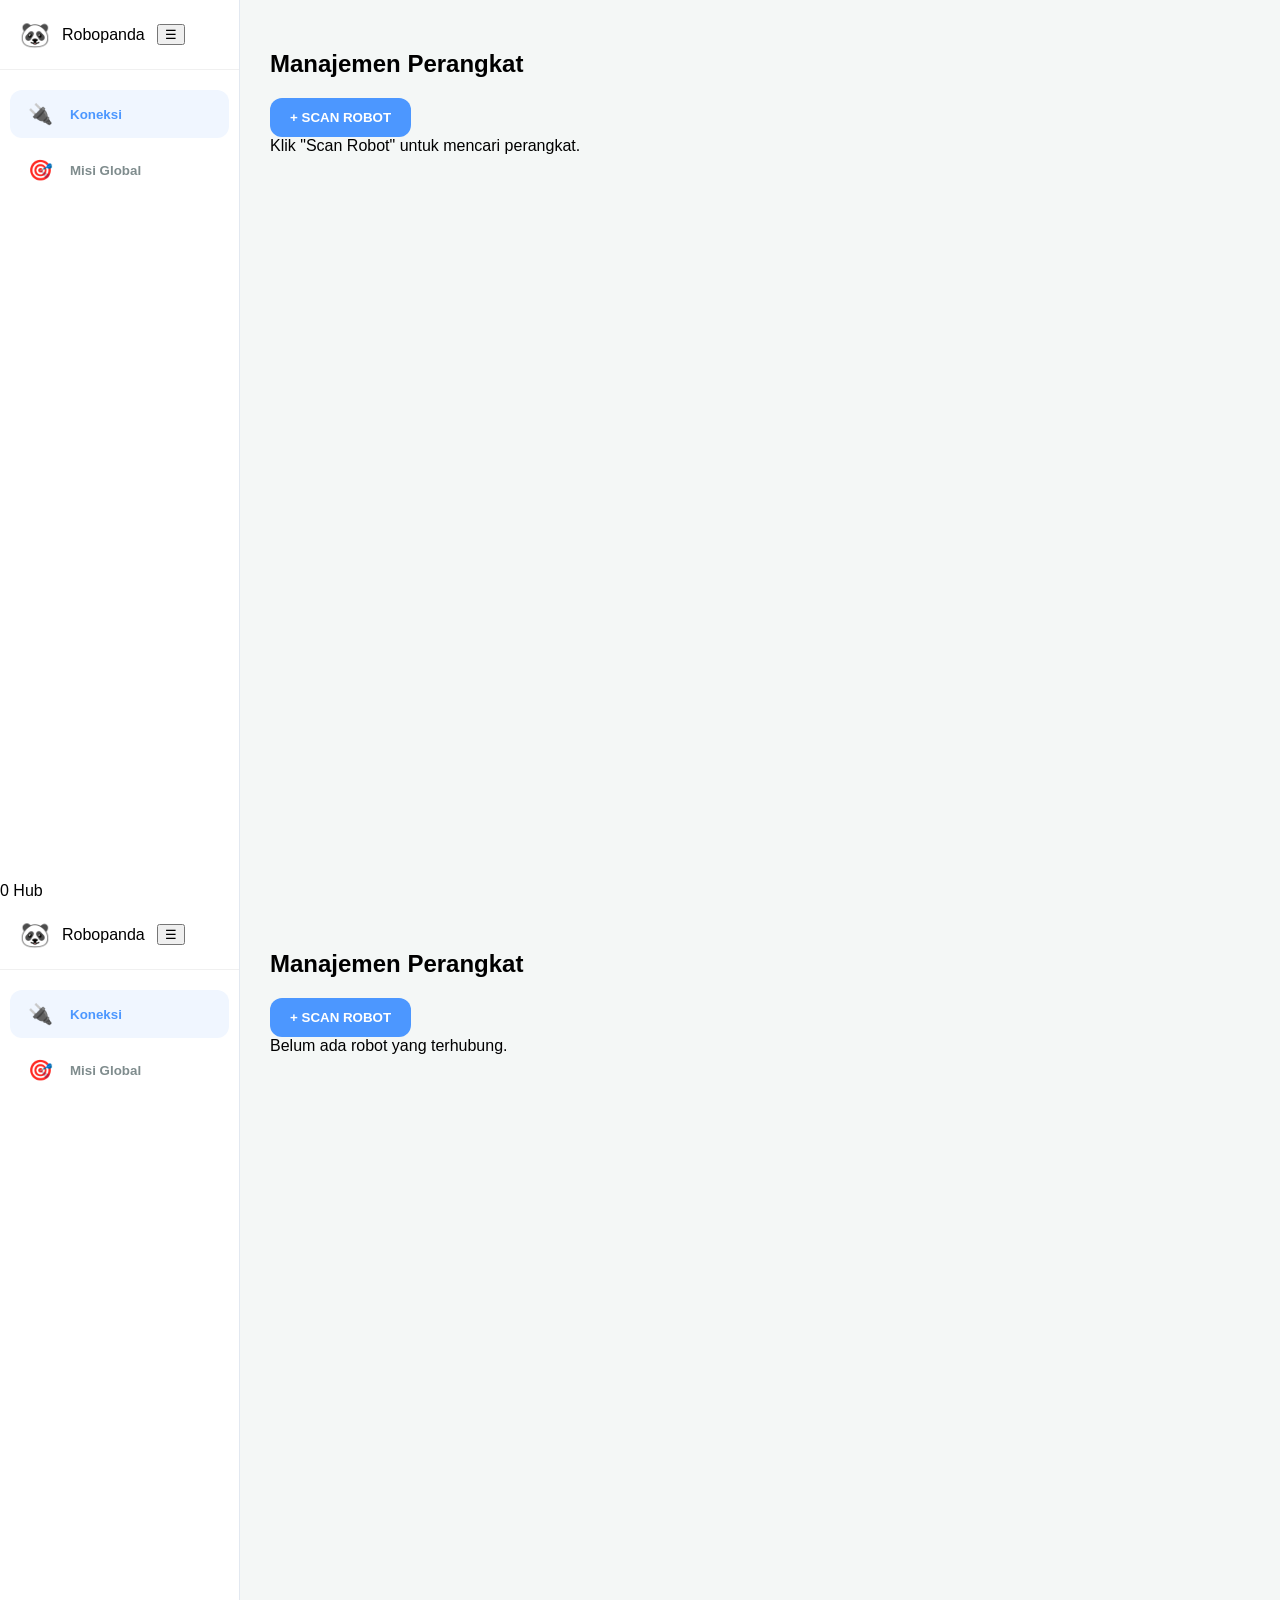
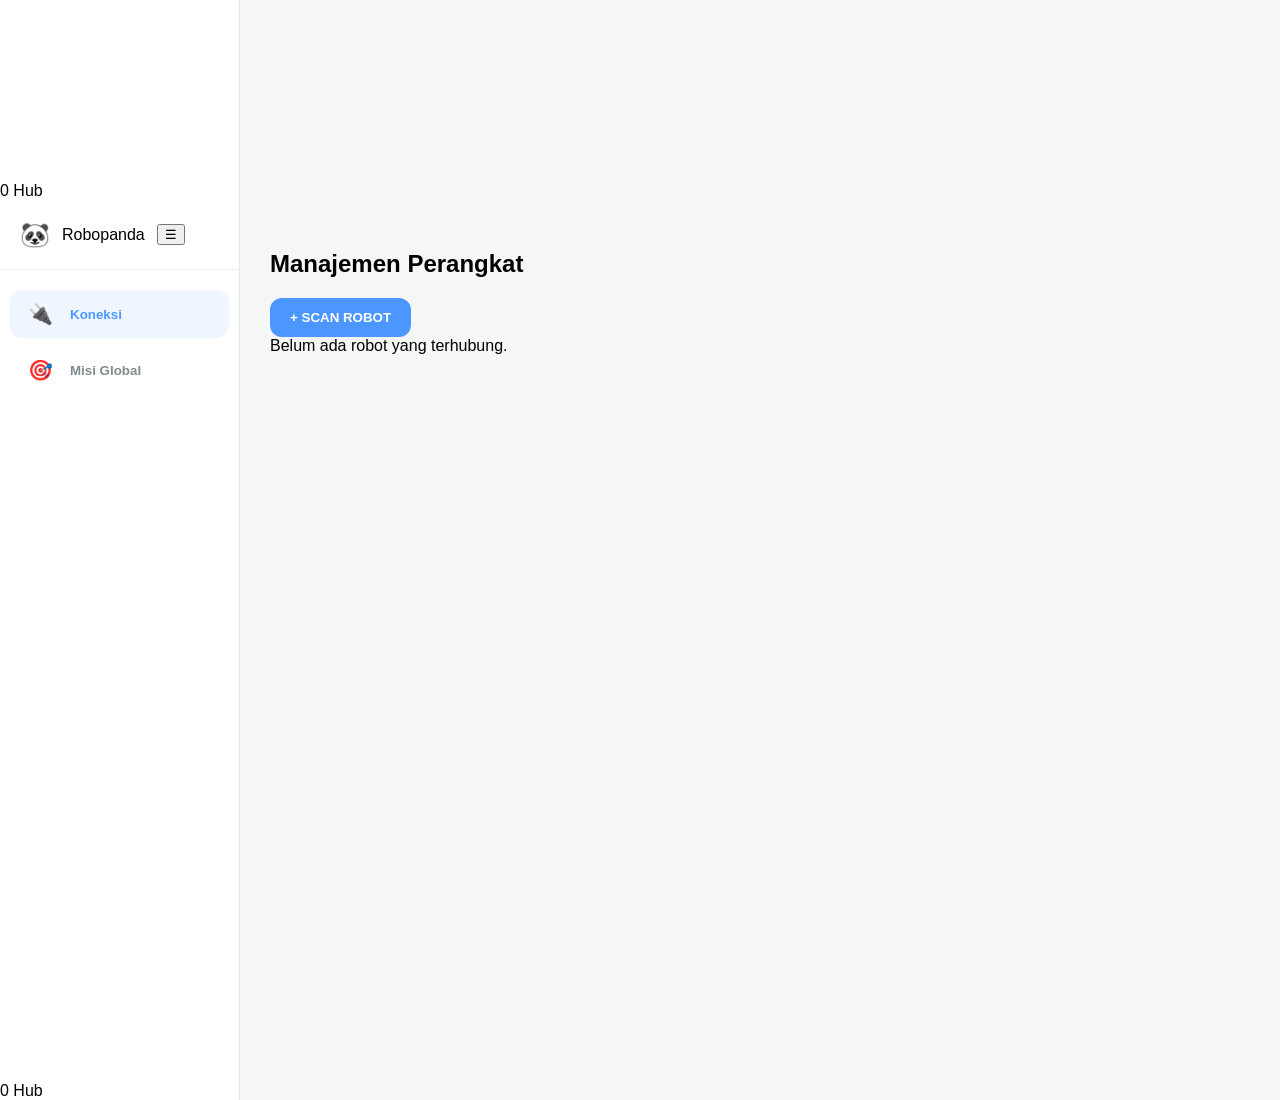
<file: index.html>
<!DOCTYPE html>
<html lang="id">
<head>
    <meta charset="UTF-8">
    <meta name="viewport" content="width=device-width, initial-scale=1.0, maximum-scale=1.0, user-scalable=no">
    <title>Robopanda Mission Control</title>
    <link rel="stylesheet" href="assets/css/style.css">
</head>
<body>
    <div class="app-wrapper">
        <aside id="sidebar" class="sidebar">
            <div class="sidebar-header">
                <span class="logo-icon" style="font-size: 24px;">🐼</span>
                <span class="logo-text">Robopanda</span>
                <button class="toggle-btn" onclick="toggleSidebar()">☰</button>
            </div>
            <nav class="sidebar-menu">
                <button class="nav-item active" data-target="koneksi" onclick="switchTab('koneksi')">
                    <span class="icon">🔌</span><span class="lbl">Koneksi</span>
                </button>
                <button class="nav-item" data-target="dashboard" onclick="switchTab('dashboard')">
                    <span class="icon">🎯</span><span class="lbl">Misi Global</span>
                </button>
            </nav>
            <div class="sidebar-footer">
                <div id="global-hub-count" class="status-badge">0 Hub</div>
            </div>
        </aside>

        <main class="main-content">
            <section id="koneksi" class="tab-content active">
                <header class="section-header">
                    <h2>Manajemen Perangkat</h2>
                    <button id="btnConnect" class="btn btn-primary">+ Scan Robot</button>
                </header>
                <div id="koneksi-list" class="grid-layout">
                    <div class="empty-state">Belum ada robot yang terhubung.</div>
                </div>
            </section>

            <section id="dashboard" class="tab-content">
                <header class="section-header">
                    <h2>Mission Control Center</h2>
                    <button id="btnStopAll" class="btn btn-danger" onclick="stopAllMissions()">🛑 STOP KELAS</button>
                </header>
                <div id="dashboard-list"></div>
            </section>
        </main>
    </div>

    <script src="assets/js/app.js"></script>
    <script src="assets/js/ble-engine.js"></script>
    <script src="assets/js/mission.js"></script>
</body>
</html><!DOCTYPE html>
<html lang="id">
<head>
    <meta charset="UTF-8">
    <meta name="viewport" content="width=device-width, initial-scale=1.0, maximum-scale=1.0, user-scalable=no">
    <title>Robopanda Mission Control</title>
    <link rel="stylesheet" href="assets/css/style.css">
</head>
<body>
    <div class="app-wrapper">
        <aside id="sidebar" class="sidebar">
            <div class="sidebar-header">
                <span class="logo-icon" style="font-size: 24px;">🐼</span>
                <span class="logo-text">Robopanda</span>
                <button class="toggle-btn" onclick="toggleSidebar()">☰</button>
            </div>
            <nav class="sidebar-menu">
                <button class="nav-item active" data-target="koneksi" onclick="switchTab('koneksi')">
                    <span class="icon">🔌</span><span class="lbl">Koneksi</span>
                </button>
                <button class="nav-item" data-target="dashboard" onclick="switchTab('dashboard')">
                    <span class="icon">🎯</span><span class="lbl">Misi Global</span>
                </button>
            </nav>
            <div class="sidebar-footer">
                <div id="global-hub-count" class="status-badge">0 Hub</div>
            </div>
        </aside>

        <main class="main-content">
            <section id="koneksi" class="tab-content active">
                <header class="section-header">
                    <h2>Manajemen Perangkat</h2>
                    <button id="btnConnect" class="btn btn-primary">+ Scan Robot</button>
                </header>
                <div id="koneksi-list" class="grid-layout">
                    <div class="empty-state">Belum ada robot yang terhubung.</div>
                </div>
            </section>

            <section id="dashboard" class="tab-content">
                <header class="section-header">
                    <h2>Mission Control Center</h2>
                    <button id="btnStopAll" class="btn btn-danger" onclick="stopAllMissions()">🛑 STOP KELAS</button>
                </header>
                <div id="dashboard-list"></div>
            </section>
        </main>
    </div>

    <script src="assets/js/app.js"></script>
    <script src="assets/js/ble-engine.js"></script>
    <script src="assets/js/mission.js"></script>
</body>
</html><!DOCTYPE html>
<html lang="id">
<head>
    <meta charset="UTF-8">
    <meta name="viewport" content="width=device-width, initial-scale=1.0, maximum-scale=1.0, user-scalable=no">
    <title>Robopanda Mission Control</title>
    <link rel="stylesheet" href="assets/css/style.css">
</head>
<body>
    <div class="app-wrapper">
        <aside id="sidebar" class="sidebar">
            <div class="sidebar-header">
                <span class="logo-icon" style="font-size: 24px;">🐼</span>
                <span class="logo-text">Robopanda</span>
                <button class="toggle-btn" onclick="toggleSidebar()">☰</button>
            </div>
            <nav class="sidebar-menu">
                <button class="nav-item active" data-target="koneksi" onclick="switchTab('koneksi')">
                    <span class="icon">🔌</span><span class="lbl">Koneksi</span>
                </button>
                <button class="nav-item" data-target="dashboard" onclick="switchTab('dashboard')">
                    <span class="icon">🎯</span><span class="lbl">Misi Global</span>
                </button>
            </nav>
            <div class="sidebar-footer">
                <div id="global-hub-count" class="status-badge">0 Hub</div>
            </div>
        </aside>

        <main class="main-content">
            <section id="koneksi" class="tab-content active">
                <header class="section-header">
                    <h2>Manajemen Perangkat</h2>
                    <button id="btnConnect" class="btn btn-primary">+ Scan Robot</button>
                </header>
                <div id="koneksi-list" class="grid-layout">
                    <div class="empty-state">Belum ada robot yang terhubung.</div>
                </div>
            </section>

            <section id="dashboard" class="tab-content">
                <header class="section-header">
                    <h2>Mission Control Center</h2>
                    <button id="btnStopAll" class="btn btn-danger" onclick="stopAllMissions()">🛑 STOP KELAS</button>
                </header>
                <div id="dashboard-list"></div>
            </section>
        </main>
    </div>

    <script src="assets/js/app.js"></script>
    <script src="assets/js/ble-engine.js"></script>
    <script src="assets/js/mission.js"></script>
</body>
</html>
</file>
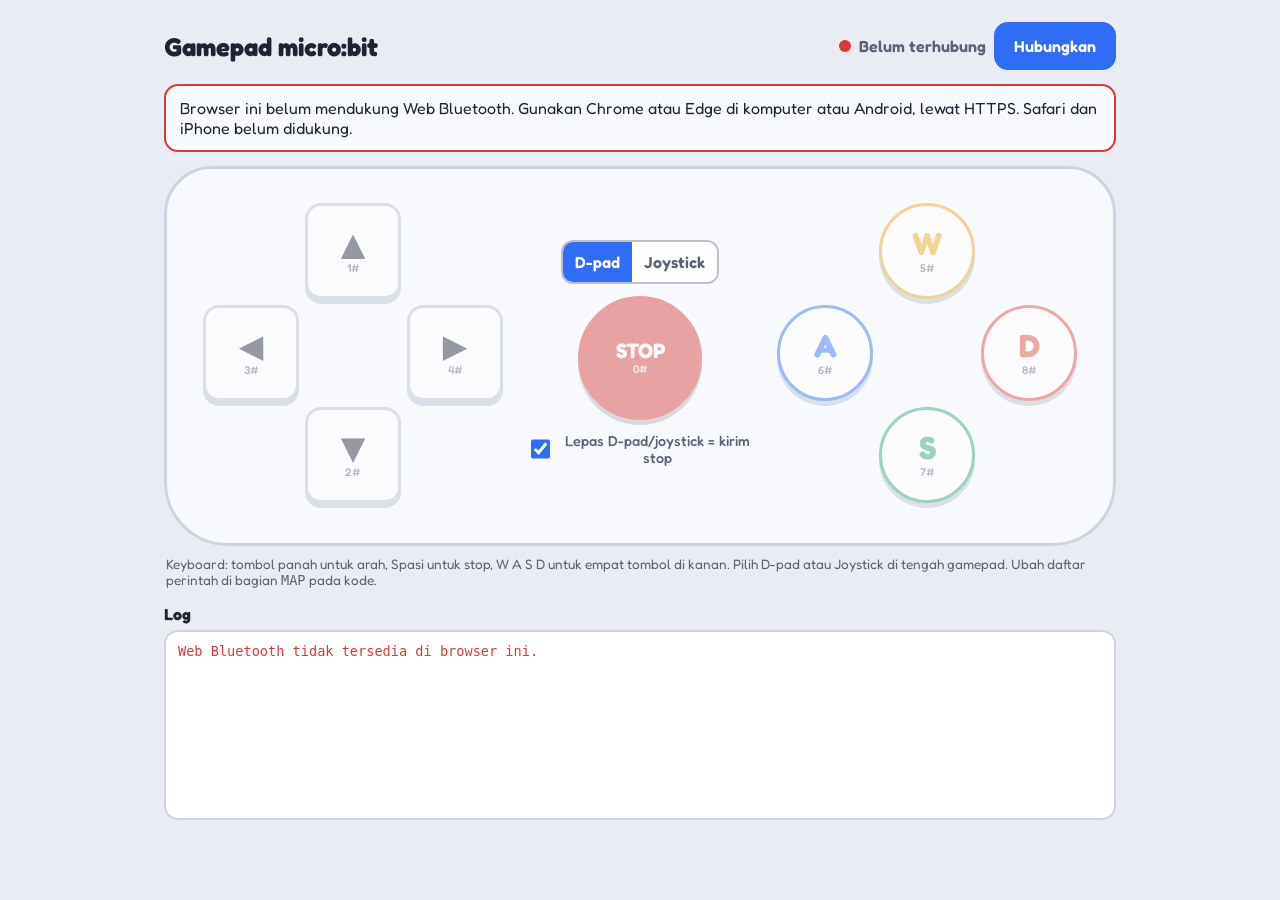
<file: joystick/index.html>
<!DOCTYPE html>
<html lang="id">
<head>
<meta charset="utf-8">
<meta name="viewport" content="width=device-width, initial-scale=1, viewport-fit=cover">
<title>Gamepad micro:bit</title>
<link rel="preconnect" href="https://fonts.googleapis.com">
<link href="https://fonts.googleapis.com/css2?family=Fredoka:wght@500;600;700&display=swap" rel="stylesheet">
<style>
:root{
  --bg:#e9ecf3; --pad:#f8f9fc; --pad-edge:#cfd4e0; --key:#ffffff; --key-edge:#b9c0d1;
  --ink:#1d2433; --muted:#5a6479; --accent:#2f6df6; --ok:#12915a; --bad:#d63a3a;
  --a:#2fa66b; --b:#e0483f; --x:#2f6df6; --y:#e8a81c; --log:#ffffff;
  color-scheme:light;
  box-sizing:border-box;
  padding-top:env(safe-area-inset-top,0px); padding-bottom:env(safe-area-inset-bottom,0px);
}
@media (prefers-color-scheme:dark){
  :root:not([data-theme="light"]){
    --bg:#12151d; --pad:#232837; --pad-edge:#363d52; --key:#2e3548; --key-edge:#454e68;
    --ink:#eef1f8; --muted:#9aa4bb; --accent:#6b9bff; --ok:#3ccf8e; --bad:#ff6b6b;
    --a:#3ccf8e; --b:#ff6b5e; --x:#6b9bff; --y:#f3bb3d; --log:#1a1e2a; color-scheme:dark;
  }
}
:root[data-theme="dark"]{
  --bg:#12151d; --pad:#232837; --pad-edge:#363d52; --key:#2e3548; --key-edge:#454e68;
  --ink:#eef1f8; --muted:#9aa4bb; --accent:#6b9bff; --ok:#3ccf8e; --bad:#ff6b6b;
  --a:#3ccf8e; --b:#ff6b5e; --x:#6b9bff; --y:#f3bb3d; --log:#1a1e2a; color-scheme:dark;
}
*,*::before,*::after{box-sizing:inherit}
html,body{margin:0;min-height:100%}
body{background:var(--bg);color:var(--ink);font-family:'Fredoka',system-ui,-apple-system,'Segoe UI',Roboto,sans-serif;
  -webkit-user-select:none;user-select:none;-webkit-touch-callout:none}
main{max-width:1000px;margin:0 auto;padding:14px 14px 24px}
header{display:flex;align-items:center;gap:12px;flex-wrap:wrap;justify-content:space-between;margin-bottom:14px}
h1{font-size:1.25rem;margin:0;font-weight:700}
.status{display:flex;align-items:center;gap:8px;font-weight:600;color:var(--muted)}
.dot{width:12px;height:12px;border-radius:50%;background:var(--bad)}
.status[data-s="connected"] .dot{background:var(--ok)}
.status[data-s="connecting"] .dot{background:var(--y)}
.row{display:flex;gap:8px;align-items:center;flex-wrap:wrap}
button{font:inherit;color:inherit;cursor:pointer}
.btn{border:2px solid var(--accent);background:var(--accent);color:#fff;padding:12px 18px;border-radius:14px;font-weight:600;min-height:48px}
.btn.ghost{background:transparent;color:var(--accent)}
.btn:focus-visible,.key:focus-visible{outline:3px solid var(--accent);outline-offset:3px}
.notice{background:var(--pad);border:2px solid var(--bad);border-radius:14px;padding:12px 14px;margin-bottom:14px;display:none}
.pad{background:var(--pad);border:3px solid var(--pad-edge);border-radius:48px 48px 64px 64px;padding:22px 18px 26px;
  display:grid;grid-template-columns:1fr auto 1fr;gap:10px;align-items:center;justify-items:center}
.cluster{display:grid;grid-template-columns:repeat(3,1fr);grid-template-rows:repeat(3,1fr);gap:6px;width:clamp(130px,30vw,300px);aspect-ratio:1}
.key{border:3px solid var(--key-edge);background:var(--key);border-radius:16px;display:flex;flex-direction:column;
  align-items:center;justify-content:center;font-weight:700;font-size:1.5rem;line-height:1;padding:0;
  touch-action:none;box-shadow:0 5px 0 var(--key-edge);transition:transform .05s,box-shadow .05s;min-width:48px;min-height:48px}
.key small{font-size:.7rem;font-weight:500;color:var(--muted);margin-top:3px}
.key.on,.key:active{transform:translateY(4px);box-shadow:0 1px 0 var(--key-edge)}
.key:disabled{opacity:.45;cursor:not-allowed}
.d-up{grid-area:1/2}.d-left{grid-area:2/1}.d-right{grid-area:2/3}.d-down{grid-area:3/2}
.d-mid{grid-area:2/2;background:transparent;border:0;box-shadow:none;pointer-events:none}
.face .key{border-radius:50%}
.f-y{grid-area:1/2;color:var(--y);border-color:var(--y)}
.f-x{grid-area:2/1;color:var(--x);border-color:var(--x)}
.f-b{grid-area:2/3;color:var(--b);border-color:var(--b)}
.f-a{grid-area:3/2;color:var(--a);border-color:var(--a)}
.centre{display:flex;flex-direction:column;gap:12px;align-items:center}
.stop{width:96px;height:96px;border-radius:50%;background:var(--bad);border-color:var(--bad);color:#fff;font-size:1.05rem;
  box-shadow:0 5px 0 rgba(0,0,0,.28)}
.stop small{color:#fff;opacity:.85}
.stop.on,.stop:active{box-shadow:0 1px 0 rgba(0,0,0,.28)}
label.hold{display:flex;gap:8px;align-items:center;font-size:.9rem;color:var(--muted);font-weight:500;cursor:pointer;text-align:center}
label.hold input{width:22px;height:22px;accent-color:var(--accent)}
.logwrap{margin-top:16px}
.logwrap h2{font-size:1rem;margin:0 0 6px}
#log{background:var(--log);border:2px solid var(--pad-edge);border-radius:14px;height:150px;overflow:auto;padding:10px 12px;
  font-family:ui-monospace,Menlo,Consolas,monospace;font-size:.85rem;-webkit-user-select:text;user-select:text}
#log div{padding:1px 0}
.tx{color:var(--accent)}.rx{color:var(--ok)}.er{color:var(--bad)}.in{color:var(--muted)}
.tip{color:var(--muted);font-size:.85rem;margin:10px 2px 0}
.cluster[hidden]{display:none}
.stick{display:block;position:relative;border-radius:50%;background:var(--key);border:3px solid var(--key-edge);box-shadow:inset 0 6px 14px rgba(0,0,0,.12),0 5px 0 var(--key-edge);touch-action:none;cursor:grab}
.stick.off{opacity:.45;cursor:not-allowed}
.stick .knob{position:absolute;left:50%;top:50%;width:42%;height:42%;margin:-21% 0 0 -21%;border-radius:50%;background:var(--accent);border:3px solid rgba(255,255,255,.55);box-shadow:0 6px 0 rgba(0,0,0,.25);transition:transform .08s}
.stick.drag .knob{transition:none}
.stick .a{position:absolute;color:var(--muted);font-size:1.1rem;opacity:.55;pointer-events:none}
.a-up{top:6%;left:50%;transform:translateX(-50%)}
.a-down{bottom:6%;left:50%;transform:translateX(-50%)}
.a-left{left:7%;top:50%;transform:translateY(-50%)}
.a-right{right:7%;top:50%;transform:translateY(-50%)}
.stick[data-dir="up"] .a-up,.stick[data-dir="down"] .a-down,.stick[data-dir="left"] .a-left,.stick[data-dir="right"] .a-right{opacity:1;color:var(--accent)}
.seg{display:flex;border:2px solid var(--key-edge);border-radius:12px;overflow:hidden}
.seg-btn{background:var(--key);border:0;padding:8px 12px;font-weight:600;min-height:40px;color:var(--muted)}
.seg-btn.on{background:var(--accent);color:#fff}
@media (min-width:900px){
  main{padding:22px 24px 32px}
  h1{font-size:1.6rem}
  .pad{padding:34px 36px 40px;gap:24px}
  .key{font-size:2rem}
  .stop{width:124px;height:124px;font-size:1.3rem}
  #log{height:190px}
}
@media (max-width:560px){
  .pad{grid-template-columns:1fr 1fr;border-radius:36px;padding:16px 10px 20px;gap:14px 6px}
  .dpad,.stick{grid-column:1;grid-row:1}
  .face{grid-column:2;grid-row:1}
  .centre{grid-column:1/-1;grid-row:2;flex-direction:row;flex-wrap:wrap;justify-content:center;gap:16px}
  .cluster{width:min(44vw,200px)}
  .key{font-size:1.25rem;border-radius:12px}
  .stop{width:84px;height:84px;font-size:.95rem}
  label.hold{font-size:.85rem;text-align:left;max-width:170px}
}
@media (orientation:landscape) and (max-height:500px){
  main{padding:8px 12px 12px}
  header{margin-bottom:8px}
  h1{font-size:1rem}
  .pad{grid-template-columns:1fr auto 1fr;padding:10px 14px 14px;border-radius:40px;gap:6px}
  .dpad,.stick,.face,.centre{grid-column:auto;grid-row:auto}
  .centre{flex-direction:column}
  .cluster{width:min(30vw,58vh)}
  .stop{width:68px;height:68px;font-size:.85rem}
  .tip{display:none}
  #log{height:90px}
}
@media (prefers-reduced-motion:reduce){.key{transition:none}}
</style>
</head>
<body>
<main>
  <header>
    <h1>Gamepad micro:bit</h1>
    <div class="row">
      <div class="status" id="status" data-s="idle" role="status"><span class="dot"></span><span id="statusText">Belum terhubung</span></div>
      <button class="btn" id="connectBtn">Hubungkan</button>
      <button class="btn ghost" id="reconnectBtn" hidden>Sambung ulang</button>
      <button class="btn ghost" id="disconnectBtn" hidden>Putuskan</button>
    </div>
  </header>

  <div class="notice" id="notice"></div>

  <section class="pad" aria-label="Gamepad">
    <div class="cluster dpad">
      <button class="key d-up"    data-key="up"    disabled aria-label="Maju">&#9650;<small></small></button>
      <button class="key d-left"  data-key="left"  disabled aria-label="Kiri">&#9664;<small></small></button>
      <div class="key d-mid"></div>
      <button class="key d-right" data-key="right" disabled aria-label="Kanan">&#9654;<small></small></button>
      <button class="key d-down"  data-key="down"  disabled aria-label="Mundur">&#9660;<small></small></button>
    </div>

    <div class="cluster stick off" id="stick" hidden aria-label="Joystick arah">
      <span class="a a-up">&#9650;</span><span class="a a-down">&#9660;</span><span class="a a-left">&#9664;</span><span class="a a-right">&#9654;</span>
      <div class="knob" id="knob"></div>
    </div>

    <div class="centre">
      <div class="seg" role="radiogroup" aria-label="Mode arah">
        <button type="button" class="seg-btn on" data-mode="dpad" role="radio" aria-checked="true">D-pad</button>
        <button type="button" class="seg-btn" data-mode="stick" role="radio" aria-checked="false">Joystick</button>
      </div>
      <button class="key stop" data-key="stop" disabled aria-label="Berhenti">STOP<small></small></button>
      <label class="hold"><input type="checkbox" id="holdMode" checked> Lepas D-pad/joystick = kirim stop</label>
    </div>

    <div class="cluster face">
      <button class="key f-y" data-key="w" disabled>W<small></small></button>
      <button class="key f-x" data-key="a" disabled>A<small></small></button>
      <button class="key f-b" data-key="d" disabled>D<small></small></button>
      <button class="key f-a" data-key="s" disabled>S<small></small></button>
    </div>
  </section>

  <p class="tip">Keyboard: tombol panah untuk arah, Spasi untuk stop, W A S D untuk empat tombol di kanan. Pilih D-pad atau Joystick di tengah gamepad. Ubah daftar perintah di bagian <code>MAP</code> pada kode.</p>

  <section class="logwrap">
    <h2>Log</h2>
    <div id="log" aria-live="polite"></div>
  </section>
</main>

<script>
/* ====== Pengaturan perintah (ubah di sini) ====== */
const MAP = {
  up:'1', down:'2', left:'3', right:'4',   // D-pad
  stop:'0',                                 // tombol STOP
  w:'5', a:'6', s:'7', d:'8'                // tombol aksi
};
const STOP_CMD = MAP.stop;                  // dikirim saat tombol dilepas (mode tahan)
const KEYS = { ArrowUp:'up', ArrowDown:'down', ArrowLeft:'left', ArrowRight:'right', w:'w', a:'a', s:'s', d:'d',
               ' ':'stop' };

/* ====== Bluetooth: Nordic UART Service ====== */
const NUS_SERVICE = '6e400001-b5a3-f393-e0a9-e50e24dcca9e';
// Karakteristik TX/RX dipilih otomatis lewat properti (notify / write), karena UUID micro:bit terbalik dari Nordic.

class BleUart extends EventTarget {
  constructor(){ super(); this.device=null; this.writeChar=null; this.notifyChar=null;
    this.rx=''; this.queue=Promise.resolve(); this.dec=new TextDecoder(); this.enc=new TextEncoder(); }
  async connect(){
    this.device = await navigator.bluetooth.requestDevice({
      filters:[{namePrefix:'BBC micro:bit'}], optionalServices:[NUS_SERVICE] });
    this.device.addEventListener('gattserverdisconnected', ()=>this.dispatchEvent(new Event('disconnected')));
    await this.attach();
  }
  async reconnect(){ if(!this.device) throw new Error('Belum pernah terhubung'); await this.attach(); }
  async attach(){
    this.stage='connect GATT';
    const server = await this.device.gatt.connect();
    this.stage='cari service UART';
    const svc = await server.getPrimaryService(NUS_SERVICE);
    this.stage='baca karakteristik';
    let chars=[];
    try{ chars = await svc.getCharacteristics(); }
    catch(e){
      for(const u of ['6e400002-b5a3-f393-e0a9-e50e24dcca9e','6e400003-b5a3-f393-e0a9-e50e24dcca9e']){
        try{ chars.push(await svc.getCharacteristic(u)); }catch(_){}
      }
    }
    this.dispatchEvent(new CustomEvent('diag',{detail:'Karakteristik: '+chars.map(c=>c.uuid.slice(4,8)+' ('+Object.keys(c.properties).filter(k=>c.properties[k]).join('/')+')').join(' | ')}));
    this.notifyChar = chars.find(c=>c.properties.notify || c.properties.indicate);
    this.writeChar = chars.find(c=>c.properties.write || c.properties.writeWithoutResponse);
    if(!this.writeChar) throw new Error('Karakteristik UART tidak ditemukan. Pastikan micro:bit menjalankan bluetooth.startUartService()');
    this.stage='aktifkan notifikasi';
    if(this.notifyChar){
      try{
        this.notifyChar.addEventListener('characteristicvaluechanged', e=>this.onData(e.target.value));
        await this.notifyChar.startNotifications();
      }catch(e){
        this.dispatchEvent(new CustomEvent('diag',{detail:'Peringatan: balasan dari micro:bit tidak aktif ('+e.name+': '+e.message+'). Perintah tetap bisa dikirim.'}));
      }
    } else {
      this.dispatchEvent(new CustomEvent('diag',{detail:'Peringatan: karakteristik balasan tidak ditemukan. Perintah tetap bisa dikirim.'}));
    }
    this.stage='selesai';
    this.rx='';
    this.dispatchEvent(new Event('connected'));
  }
  onData(view){
    this.rx += this.dec.decode(view);
    let i;
    while((i=this.rx.indexOf('\n'))>=0){
      const line=this.rx.slice(0,i).trim(); this.rx=this.rx.slice(i+1);
      if(line) this.dispatchEvent(new CustomEvent('line',{detail:line}));
    }
  }
  send(cmd){
    const bytes=this.enc.encode(cmd+'#');
    const task=this.queue.then(async()=>{
      for(let o=0;o<bytes.length;o+=20) await this.writeChar.writeValue(bytes.slice(o,o+20));
    });
    this.queue=task.catch(()=>{});
    return task;
  }
  disconnect(){ if(this.device && this.device.gatt.connected) this.device.gatt.disconnect(); }
}

/* ====== UI ====== */
const $ = s=>document.querySelector(s);
const ble = new BleUart();
const keys = [...document.querySelectorAll('.key[data-key]')];
const logEl=$('#log'), statusEl=$('#status'), statusText=$('#statusText');
const connectBtn=$('#connectBtn'), reconnectBtn=$('#reconnectBtn'), disconnectBtn=$('#disconnectBtn'), notice=$('#notice'), holdMode=$('#holdMode');
let connected=false;

keys.forEach(k=>{ k.querySelector('small').textContent = MAP[k.dataset.key]+'#'; });

function log(text,cls){
  const d=document.createElement('div'); d.className=cls||''; d.textContent=text; logEl.appendChild(d);
  while(logEl.children.length>80) logEl.removeChild(logEl.firstChild);
  logEl.scrollTop=logEl.scrollHeight;
}
function setState(s,text){
  statusEl.dataset.s=s; statusText.textContent=text;
  connected=(s==='connected');
  keys.forEach(k=>k.disabled=!connected);
  stick.classList.toggle('off',!connected);
  if(!connected) setStickDir(null);
  connectBtn.hidden = connected;
  disconnectBtn.hidden = !connected;
  connectBtn.disabled = (s==='connecting');
  reconnectBtn.hidden = !(s==='disconnected' && ble.device);
}
function showNotice(msg){ notice.textContent=msg; notice.style.display=msg?'block':'none'; }
function sendCmd(cmd){
  if(!connected) return;
  log('Kirim: '+cmd+'#','tx');
  ble.send(cmd).catch(err=>log('Gagal kirim: '+err.message,'er'));
}

if(!('bluetooth' in navigator)){
  showNotice('Browser ini belum mendukung Web Bluetooth. Gunakan Chrome atau Edge di komputer atau Android, lewat HTTPS. Safari dan iPhone belum didukung.');
  connectBtn.disabled=true;
  log('Web Bluetooth tidak tersedia di browser ini.','er');
} else {
  log('Siap. Tekan Hubungkan, lalu pilih BBC micro:bit.','in');
}

async function doConnect(fn){
  showNotice('');
  setState('connecting','Menghubungkan…');
  try{ await fn(); }
  catch(err){
    if(err && err.name==='NotFoundError'){ setState('idle','Belum terhubung'); log('Pemilihan perangkat dibatalkan.','in'); return; }
    setState(ble.device?'disconnected':'idle', ble.device?'Terputus':'Belum terhubung');
    showNotice('Gagal terhubung. Pastikan micro:bit menjalankan program UART, belum terhubung ke perangkat lain, dan Bluetooth aktif.');
    log('Gagal di tahap ['+ble.stage+']: '+err.name+' - '+err.message,'er');
  }
}
connectBtn.onclick=()=>doConnect(()=>ble.connect());
reconnectBtn.onclick=()=>doConnect(()=>ble.reconnect());
disconnectBtn.onclick=()=>{ manualDisc=true; ble.disconnect(); };
ble.addEventListener('connected',()=>{ setState('connected','Terhubung'); log('Terhubung ke '+ble.device.name,'rx'); });
let manualDisc=false;
ble.addEventListener('disconnected',()=>{ setState('disconnected','Terputus'); log(manualDisc?'Koneksi diputus.':'Koneksi terputus.',manualDisc?'in':'er'); manualDisc=false; });
ble.addEventListener('line',e=>log('Balasan: '+e.detail,'rx'));
ble.addEventListener('diag',e=>log(e.detail,'in'));

/* tombol layar (sentuh/mouse) */
const held=new Set();
function press(name,el){
  if(held.has(name)) return; held.add(name); el&&el.classList.add('on'); sendCmd(MAP[name]);
}
function release(name,el){
  if(!held.has(name)) return; held.delete(name); el&&el.classList.remove('on');
  if(holdMode.checked && ['up','down','left','right'].includes(name)) sendCmd(STOP_CMD);
}
keys.forEach(k=>{
  const name=k.dataset.key;
  k.addEventListener('pointerdown',e=>{ e.preventDefault(); try{k.setPointerCapture(e.pointerId);}catch(_){} press(name,k); });
  ['pointerup','pointercancel','lostpointercapture'].forEach(t=>k.addEventListener(t,()=>release(name,k)));
  k.addEventListener('contextmenu',e=>e.preventDefault());
});

/* joystick + pilihan mode arah */
const stick=$('#stick'), knob=$('#knob'), dpadEl=document.querySelector('.dpad');
let stickDir=null, stickId=null;
function setStickDir(nd){
  if(nd===stickDir) return;
  if(nd) sendCmd(MAP[nd]); else if(stickDir && holdMode.checked) sendCmd(STOP_CMD);
  stickDir=nd;
  if(nd) stick.dataset.dir=nd; else delete stick.dataset.dir;
}
function moveStick(e){
  const r=stick.getBoundingClientRect(), max=r.width/2*0.58;
  let dx=e.clientX-(r.left+r.width/2), dy=e.clientY-(r.top+r.height/2);
  const dist=Math.hypot(dx,dy);
  if(dist>max){ dx*=max/dist; dy*=max/dist; }
  knob.style.transform='translate('+dx+'px,'+dy+'px)';
  let nd=null;
  if(dist>max*0.45) nd = Math.abs(dx)>Math.abs(dy) ? (dx>0?'right':'left') : (dy>0?'down':'up');
  setStickDir(nd);
}
stick.addEventListener('pointerdown',e=>{
  if(!connected) return;
  e.preventDefault(); stickId=e.pointerId;
  try{ stick.setPointerCapture(e.pointerId); }catch(_){}
  stick.classList.add('drag'); moveStick(e);
});
stick.addEventListener('pointermove',e=>{ if(e.pointerId===stickId) moveStick(e); });
function endStick(e){
  if(e.pointerId!==stickId) return;
  stickId=null; stick.classList.remove('drag');
  knob.style.transform='translate(0,0)'; setStickDir(null);
}
['pointerup','pointercancel','lostpointercapture'].forEach(t=>stick.addEventListener(t,endStick));
stick.addEventListener('contextmenu',e=>e.preventDefault());

const modeBtns=[...document.querySelectorAll('.seg-btn')];
function setMode(m){
  const useStick=(m==='stick');
  dpadEl.hidden=useStick; stick.hidden=!useStick;
  modeBtns.forEach(b=>{ const on=b.dataset.mode===m; b.classList.toggle('on',on); b.setAttribute('aria-checked',on); });
  setStickDir(null); knob.style.transform='translate(0,0)';
  try{ localStorage.setItem('dirMode',m); }catch(_){}
}
modeBtns.forEach(b=>b.addEventListener('click',()=>setMode(b.dataset.mode)));
let savedMode='dpad';
try{ savedMode=localStorage.getItem('dirMode')||'dpad'; }catch(_){}
setMode(savedMode==='stick'?'stick':'dpad');

/* keyboard */
const byName=Object.fromEntries(keys.map(k=>[k.dataset.key,k]));
addEventListener('keydown',e=>{
  const n=KEYS[e.key]||KEYS[e.key.toLowerCase()]; if(!n||e.repeat) return;
  e.preventDefault(); press(n,byName[n]);
});
addEventListener('keyup',e=>{
  const n=KEYS[e.key]||KEYS[e.key.toLowerCase()]; if(!n) return;
  e.preventDefault(); release(n,byName[n]);
});
addEventListener('blur',()=>[...held].forEach(n=>release(n,byName[n])));
</script>
</body>
</html>
</file>
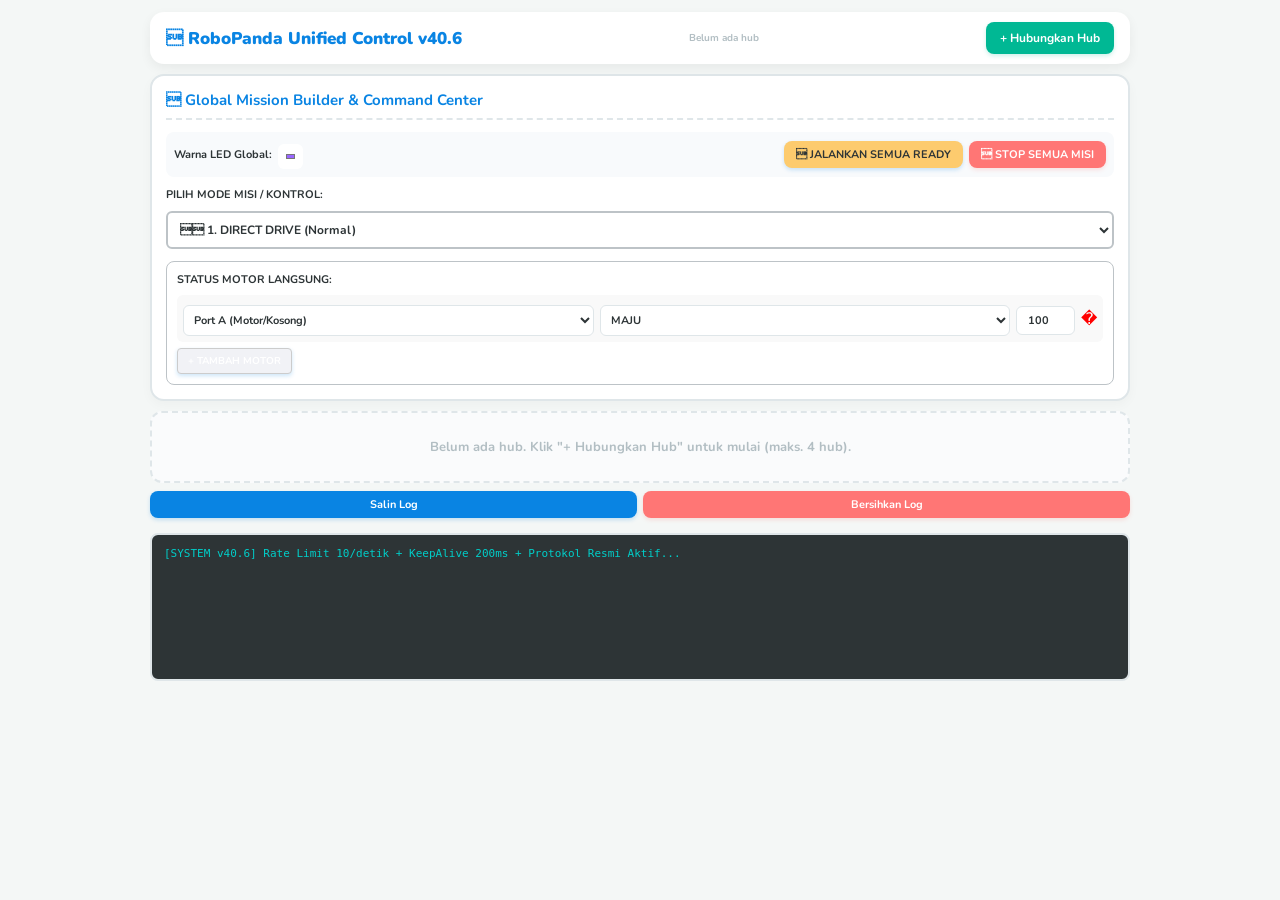
<file: wedo/index.html>
<!-- Code Version: v40.6-Pro-MultiHub-RateLimit10-KeepAlive200ms -->
<!DOCTYPE html>
<html lang="id">
<head>
    <meta charset="UTF-8">
    <meta name="viewport" content="width=device-width, initial-scale=1.0">
    <title>RoboPanda - Ultimate Unified Mission Engine v40.6 </title>
    <style>
        @import url('https://fonts.googleapis.com/css2?family=Nunito:wght@400;700;900&display=swap');

        :root {
            --bg-main: #f4f7f6;
            --bg-card: #ffffff;
            --text-main: #2d3436;
            --accent-blue: #0984e3;
            --accent-green: #00b894;
            --accent-red: #ff7675;
            --accent-yellow: #fdcb6e;
            --border-soft: #dfe6e9;
            --hub-0: #0984e3;
            --hub-1: #00b894;
            --hub-2: #fdcb6e;
            --hub-3: #e84393;
        }

        body { font-family: 'Nunito', sans-serif; background: var(--bg-main); color: var(--text-main); margin: 0; padding: 12px; }
        .wrapper { max-width: 980px; margin: 0 auto; }

        .top-actions { position: sticky; top: 0; z-index: 10; display: flex; justify-content: space-between; align-items: center; gap: 10px; margin-bottom: 10px; background: var(--bg-card); padding: 10px 16px; border-radius: 14px; box-shadow: 0 4px 12px rgba(0,0,0,0.06); flex-wrap: wrap; }
        h1 { font-size: 17px; color: var(--accent-blue); margin: 0; font-weight: 900; }

        .status-dots { display: flex; gap: 6px; align-items: center; }
        .status-dot { width: 12px; height: 12px; border-radius: 50%; background: #dfe6e9; border: 2px solid #fff; box-shadow: 0 0 0 2px var(--dot-color, #dfe6e9); transition: 0.2s; }
        .status-dot.connected { background: var(--accent-green); }
        .status-dot.running { background: var(--accent-blue); animation: pulseDot 1s infinite; }
        @keyframes pulseDot { 0%, 100% { opacity: 1; } 50% { opacity: 0.35; } }
        .status-dots-empty { font-size: 10px; color: #b2bec3; font-weight: bold; }

        button { background: var(--accent-blue); color: #fff; border: none; padding: 8px 14px; border-radius: 8px; cursor: pointer; font-weight: bold; font-family: 'Nunito', sans-serif; font-size: 12px; transition: 0.2s; box-shadow: 0 2px 4px rgba(9, 132, 227, 0.2); }
        button:hover { transform: translateY(-1px); box-shadow: 0 4px 8px rgba(9, 132, 227, 0.3); }
        button:active { transform: translateY(0); }
        button:disabled { opacity: 0.4; cursor: not-allowed; }

        .btn-green { background: var(--accent-green); box-shadow: 0 2px 4px rgba(0, 184, 148, 0.2); }
        .btn-green:hover { background: #00a885; }
        .btn-red { background: var(--accent-red); box-shadow: 0 2px 4px rgba(255, 118, 117, 0.2); }
        .btn-red:hover { background: #e86362; }
        .btn-warning { background: var(--accent-yellow); color: #2d3436; }
        .btn-primary { background: var(--accent-blue); }

        .card { background: var(--bg-card); border: 2px solid var(--border-soft); border-radius: 14px; padding: 14px; margin-bottom: 10px; box-shadow: 0 4px 12px rgba(0,0,0,0.03); }
        .card h2 { margin-top: 0; color: var(--accent-blue); font-size: 15px; border-bottom: 2px dashed var(--border-soft); padding-bottom: 8px; display: flex; justify-content: space-between; align-items: center; }

        /* ---- GRID EFISIEN UNTUK MULTI-HUB (hingga 4 hub, 2x2) ---- */
        #hubsContainer { display: grid; grid-template-columns: repeat(2, 1fr); gap: 10px; }
        @media (max-width: 680px) {
            #hubsContainer { grid-template-columns: 1fr; }
        }

        .hub-card { background: var(--bg-card); border: 2px solid var(--border-soft); border-left-width: 6px; border-radius: 12px; padding: 10px 12px; box-shadow: 0 3px 10px rgba(0,0,0,0.04); }
        .hub-card .card-head { display: flex; justify-content: space-between; align-items: center; gap: 6px; }
        .hub-card .hub-name { font-size: 13px; font-weight: 900; margin: 0; }
        .hub-card .head-btns { display: flex; gap: 4px; }
        .hub-card .head-btns button { padding: 4px 8px; font-size: 9px; }

        .status-badge-row { display: flex; align-items: center; gap: 6px; font-size: 10px; font-weight: bold; margin-top: 4px; flex-wrap: wrap; }
        .status-badge { padding: 2px 8px; border-radius: 20px; background: #f1f2f6; color: #636e72; }
        .status-badge.ok { background: #d4f7ea; color: #00785a; }
        .status-badge.running { background: #d6ebfa; color: #045a8f; }

        .state-flag { font-size: 10px; font-weight: bold; color: #2980b9; background: #ebf5fb; padding: 3px 8px; border-radius: 6px; margin-top: 5px; display: none; }

        .port-row { display: flex; align-items: center; gap: 6px; font-size: 11px; padding: 5px 7px; background: #f8fafc; border-radius: 7px; margin-top: 5px; }
        .port-row .port-label { font-weight: 900; color: var(--accent-blue); min-width: 44px; }
        .port-row .port-type { color: #636e72; font-size: 10px; }
        .port-row .port-val { font-weight: 900; color: var(--accent-green); margin-left: auto; margin-right: 2px; min-width: 18px; text-align: right; }
        .port-row .mini-btn { padding: 3px 7px; font-size: 10px; margin: 0; }

        .ports-grid { display: grid; grid-template-columns: 1fr; gap: 4px; margin-top: 6px; }
        .sensor-box { background: #f8fafc; padding: 10px; border-radius: 8px; border-left: 4px solid var(--accent-blue); font-size: 12px; }
        .status-val { font-weight: bold; color: var(--accent-yellow); }

        select, input { background: #fff; color: var(--text-main); border: 1.5px solid var(--border-soft); padding: 6px; border-radius: 6px; font-family: 'Nunito', sans-serif; font-weight: bold; font-size: 11px; width: 100%; margin-top: 4px; }
        select:focus, input:focus { outline: none; border-color: var(--accent-blue); }

        .button-row { display: flex; gap: 6px; margin-top: 8px; }
        .button-row button { flex: 1; padding: 6px; font-size: 11px; margin: 0; }

        .log-box { background: #2d3436; color: #00cec9; padding: 12px; border-radius: 8px; font-family: monospace; font-size: 11px; height: 120px; overflow-y: auto; margin-top: 15px; border: 2px solid var(--border-soft); }
        .empty-state { color: #b2bec3; text-align: center; padding: 25px; border: 2px dashed var(--border-soft); border-radius: 12px; font-weight: bold; font-size: 13px; background: #fafbfc; grid-column: 1 / -1; }
    </style>
</head>
<body>

<div class="wrapper">
    <div class="top-actions">
        <h1> RoboPanda Unified Control v40.6</h1>
        <div class="status-dots" id="globalStatusDots"><span class="status-dots-empty">Belum ada hub</span></div>
        <button class="btn-green" id="btnConnect">+ Hubungkan Hub</button>
    </div>

    <!-- PANEL PUSAT KONTROL MISI -->
    <div class="card">
        <h2> Global Mission Builder & Command Center</h2>
        <div style="display:flex; justify-content:space-between; align-items:center; margin-bottom:10px; padding:8px; background:#f8fafc; border-radius:8px; flex-wrap:wrap; gap:6px;">
            <div style="font-size:11px; font-weight:bold; display:flex; gap:6px; align-items:center;">
                <span>Warna LED Global:</span>
                <input type="color" id="global-color" value="#9966FF" style="width:25px; height:25px; border:none; cursor:pointer;" onchange="setGlobalColor()">
            </div>
            <div style="display:flex; gap:6px;">
                <button class="btn-warning" style="padding:6px 12px; font-size:11px;" onclick="broadcastMission()"> JALANKAN SEMUA READY</button>
                <button class="btn-red" style="padding:6px 12px; font-size:11px;" onclick="stopAllMissions()"> STOP SEMUA MISI</button>
            </div>
        </div>
        <div id="mission-builder-container"></div>
    </div>

    <!-- CONTAINER KARTU ROBOT/HUB -->
    <div id="hubsContainer">
        <div class="empty-state" id="emptyState">Belum ada hub. Klik "+ Hubungkan Hub" untuk mulai (maks. 4 hub).</div>
    </div>

    <div class="button-row">
        <button class="btn-primary" onclick="copyLogs()">Salin Log</button>
        <button class="btn-red" onclick="clearLogs()">Bersihkan Log</button>
    </div>
    <div class="log-box" id="systemLog">[SYSTEM v40.6] Rate Limit 10/detik + KeepAlive 200ms + Protokol Resmi Aktif...</div>
</div>

<script>
    window.AppState = { robots: [] };

    // Palet warna tetap per-hub, dipakai untuk border kartu & status dot agar mudah
    // dicocokkan dengan stiker warna fisik di badan robot. Maks. 4 hub.
    const HUB_COLORS = ['#0984e3', '#00b894', '#fdcb6e', '#e84393'];

    // ================== KONFIGURASI KALIBRASI TILT SENSOR ==================
    // Kalau arah kiri/kanan/depan/belakang terbalik setelah tes di hardware,
    // cukup ubah invertX / invertY di sini, TIDAK perlu ubah logic snapTiltValue.
    const TiltConfig = {
        deadZoneDeg: 12,   // Sesuaikan hasil tes fisik (kalau terlalu sensitif, naikkan; kalau kurang responsif, turunkan)
        invertX: false,
        invertY: false
    };

    window.GlobalMission = {
        type: 'm1',
        m2Loop: false,
        m5TriggerPort: 'A',
        m5SensorType: 'distance',
        m5Operator: '<',
        m5TriggerVal: 5,
        isExecuting: false,
        defaultActions: [{ port: 'A', direction: 1, speed: 100 }],

        // --- Setiap mode sekarang punya array/objek SENDIRI dengan bentuk data konsisten. ---
        // Ini memperbaiki bug lama: dulu m2/m3/m4 berbagi 1 array "rows" dengan bentuk
        // objek berbeda-beda, sehingga pindah dropdown mission setelah menambah baris
        // di satu mode bisa bikin render mode lain crash (field yang dibaca undefined).
        m1Row: { actions: [{ port: 'A', direction: 1, speed: 100 }] },

        m2Rows: [
            { time: 2, actions: [{ port: 'A', direction: 1, speed: 100 }] }
        ],

        m3Rows: [
            {
                sensorPort: 'A',
                sensorType: 'distance',
                operator: '<',
                threshold: 5,
                steps: [{ time: 2, actions: [{ port: 'A', direction: 1, speed: 100 }] }]
            }
        ],

        m4Rows: [
            { sensorPort: 'A', sensorType: 'tilt', operator: '==', threshold: 0, actions: [{ port: 'A', direction: 1, speed: 100 }] }
        ],

        states: [
            { actions: [{ port: 'A', direction: 1, speed: 100 }] },
            { actions: [{ port: 'A', direction: 0, speed: 0 }] }
        ]
    };

    const BLEService = {
        DEVICE_SERVICE: '00001523-1212-efde-1523-785feabcd123',
        IO_SERVICE: '00004f0e-1212-efde-1523-785feabcd123'
    };

    const BLECharacteristic = {
        ATTACHED_IO: '00001527-1212-efde-1523-785feabcd123',
        LOW_VOLTAGE_ALERT: '00001528-1212-efde-1523-785feabcd123',
        INPUT_VALUES: '00001560-1212-efde-1523-785feabcd123',
        INPUT_COMMAND: '00001563-1212-efde-1523-785feabcd123',
        OUTPUT_COMMAND: '00001565-1212-efde-1523-785feabcd123',
        BUTTON_STATE: '00001526-1212-efde-1523-785feabcd123'
    };

    const WeDo2Device = { MOTOR: 1, TILT: 34, DISTANCE: 35, LED: 23 };
    const WeDo2ConnectID = { LED: 6 };
    const WeDo2Command = { MOTOR_POWER: 1, WRITE_RGB: 4 };
    const WeDo2Mode = { TILT: 0, DISTANCE: 0, LED: 1 };
    const WeDo2Unit = { TILT: 0, DISTANCE: 1, LED: 0 };
    const MAX_HUBS = 4;

    // Maksimal perintah BLE (writeValue) yang boleh terkirim per detik, PER HUB.
    // Meniru BLESendRateMax di ekstensi resmi (di sana defaultnya 20/detik) -- di
    // sini sengaja lebih ketat (10/detik) sesuai permintaan, supaya hub yang lebih
    // "rewel" (mis. robopanda D) tidak kebanjiran perintah beruntun.
    const BLESendRateMax = 10;

    // Rate limiter sederhana (rolling 1 detik) -- satu instance per hub, dipasang
    // di constructor NativeWeDo2Engine. Kalau limit terlampaui, perintah BARU
    // dilewati (drop), bukan diantre menumpuk -- persis perilaku resmi.
    class RateLimiter {
        constructor (maxCallsPerSecond) {
            this.maxCallsPerSecond = maxCallsPerSecond;
            this._timestamps = [];
        }
        okayToSend () {
            const now = Date.now();
            while (this._timestamps.length && now - this._timestamps[0] > 1000) {
                this._timestamps.shift();
            }
            if (this._timestamps.length < this.maxCallsPerSecond) {
                this._timestamps.push(now);
                return true;
            }
            return false;
        }
    }

    window.getPlayableEntities = function() {
        return AppState.robots.map(r => ({ id: r.id, name: r.name, hub1: r.id, hub2: null }));
    };

    window.hexToRgb = function(hex) {
        var result = /^#?([a-f\d]{2})([a-f\d]{2})([a-f\d]{2})$/i.exec(hex);
        if (result) {
            return { r: parseInt(result[1], 16), g: parseInt(result[2], 16), b: parseInt(result[3], 16) };
        }
        return { r: 153, g: 102, b: 255 };
    };

    // ================== TILT SENSOR: UNWRAP + SNAP (DIPERBAIKI) ==================
    // Berdasarkan protokol resmi WeDo 2.0 (referensi scratch-vm): raw byte tilt X/Y
    // (0-255) sebenarnya adalah signed byte yang di-wrap, bukan skala linear
    // dengan titik tengah 128. Nilai > 127 berarti sudut negatif: byteVal - 256.
    // Versi lama fungsi ini TIDAK melakukan unwrap ini, sehingga sudut kecil negatif
    // (misal raw 250 = -6 derajat) terbaca seolah penyimpangan besar (250) -> salah baca.
    function unwrapSignedByte(byteVal) {
        if (byteVal === undefined || byteVal === null) return 0;
        return byteVal > 127 ? byteVal - 256 : byteVal;
    }

    // Output kode HARUS singkron dengan getTiltSelectorOptions():
    // 0=Datar, 3=Belakang, 5=Depan, 7=Kanan, 9=Kiri
    // (versi lama tertukar: menghasilkan 5=Kanan/9=Kiri/3=Depan/7=Belakang - beda dengan label UI)
    function snapTiltValue(rawX, rawY) {
        let angleX = unwrapSignedByte(rawX);
        let angleY = unwrapSignedByte(rawY);
        if (TiltConfig.invertX) angleX = -angleX;
        if (TiltConfig.invertY) angleY = -angleY;

        if (Math.abs(angleX) <= TiltConfig.deadZoneDeg && Math.abs(angleY) <= TiltConfig.deadZoneDeg) {
            return 0; // Datar / Netral
        }

        if (Math.abs(angleX) > Math.abs(angleY)) {
            return angleX > 0 ? 7 : 9; // 7 = Kanan, 9 = Kiri
        } else {
            return angleY > 0 ? 5 : 3; // 5 = Depan, 3 = Belakang
        }
    }

    // Skala mentah sensor IR/distance WeDo 2.0 clone kamu: 0-100, dropdown
    // ambang batas ditampilkan per kelipatan 10 (0,10,20,...,100) untuk
    // kemudahan pemilihan, sementara getSensorVal tetap boleh membaca nilai
    // presisi penuh 0-100 (tidak ikut dibulatkan ke kelipatan 10).
    const DistanceConfig = { maxRaw: 100, step: 10 };

    window.getSensorVal = function(hubId, portChar, sType) {
        var pNum = (portChar === 'A' || portChar === 'C') ? 1 : 2;
        var div = document.getElementById('port' + pNum + 'Val-' + hubId.replace('hub_', ''));

        if (!div || div.innerText === '--' || div.innerText.trim() === '') {
            return sType === 'distance' ? DistanceConfig.maxRaw : 0;
        }
        var val = parseFloat(div.innerText);
        if (isNaN(val)) return sType === 'distance' ? DistanceConfig.maxRaw : 0;

        if (sType === 'distance') {
            if (val > DistanceConfig.maxRaw) val = DistanceConfig.maxRaw;
            if (val < 0) val = 0;
        }
        return val;
    };

    // ================== MOTOR PORT -- MENIRU PERSIS WeDo2Motor RESMI ==================
    // Dulu perintah motor dibangun manual inline (rumus scaling + array byte ad-hoc).
    // Sekarang power & direction dipisah, mengikuti pola resmi scratch-vm, dan SEMUA
    // byte perintah dibentuk lewat generateOutputCommand() -- bukan angka ajaib lagi.
    // Ini penting karena hub dengan revisi firmware berbeda paling aman diperlakukan
    // dengan format perintah yang sudah teruji luas (dipakai ribuan Scratch WeDo2 project).
    class WeDo2MotorPort {
        constructor (parentEngine, connectID) {
            this._parent = parentEngine;
            this._connectID = connectID; // 1 atau 2
            this._direction = 1;
            this._power = 0; // sudah diskalakan ke rentang 30-100 (lihat setter power)
            this._lastSignedSpeed = null; // untuk hindari kirim ulang perintah yang sama persis
        }

        set direction (value) {
            this._direction = value < 0 ? -1 : 1;
        }

        // value: kecepatan diminta 0-100 (magnitude). Formula IDENTIK dengan
        // WeDo2Motor.power resmi: WeDo 2.0 hub cuma respons di rentang 30-100,
        // jadi 0-100 dari UI dipetakan ulang ke 30-100 (0 tetap 0 = motor mati).
        set power (value) {
            const p = Math.max(0, Math.min(value, 100));
            if (p === 0) {
                this._power = 0;
            } else {
                const delta = 100 / p;
                this._power = 30 + (70 / delta);
            }
        }

        turnOn () {
            if (this._power === 0) return;
            const cmd = this._parent.generateOutputCommand(
                this._connectID,
                WeDo2Command.MOTOR_POWER,
                [Math.round(this._power) * this._direction]
            );
            this._parent.send(BLECharacteristic.OUTPUT_COMMAND, cmd);
        }

        turnOff (useLimiter = true) {
            const cmd = this._parent.generateOutputCommand(
                this._connectID,
                WeDo2Command.MOTOR_POWER,
                [0]
            );
            this._parent.send(BLECharacteristic.OUTPUT_COMMAND, cmd, useLimiter);
        }

        // Dipanggil dari setMotor() global -- signedSpeed: -100..100 (tanda = arah)
        setPower (signedSpeed) {
            if (this._lastSignedSpeed === signedSpeed) return;
            this._lastSignedSpeed = signedSpeed;

            if (signedSpeed === 0) {
                this.turnOff(false);
                return;
            }
            this.direction = signedSpeed < 0 ? -1 : 1;
            this.power = Math.abs(signedSpeed);
            this.turnOn();
        }

        // Dipanggil saat mission stop/hub disconnect, supaya lain kali start lagi
        // dengan kecepatan yang SAMA tetap terkirim (bukan disangka "tidak berubah").
        resetState () {
            this._lastSignedSpeed = null;
        }
    }

    class NativeWeDo2Engine {
        constructor (hubIndex) {
            this.hubIndex = hubIndex;
            this.id = 'hub_' + hubIndex;
            this.name = 'WeDo Hub ' + (hubIndex + 1);
            this._ports = ['none', 'none'];
            this._motors = [null, null];
            this.sensorValues = { 1: 0, 2: 0 };
            this.bleDevice = null;
            this.bleServer = null;
            this.chars = {};
            this.isReady = false;
            this._lastTiltLogged = { 1: undefined, 2: undefined };
            // Antrean supaya writeValue() ke hub ini SELALU berurutan -- BLE tidak
            // izinkan 2 operasi GATT overlap; overlap adalah penyebab paling umum
            // error "GATT operation failed" / NotSupportedError.
            this._writeQueue = Promise.resolve();
            this._rateLimiter = new RateLimiter(BLESendRateMax);
            this._rateLimitWarned = false;
            this._batteryLevelIntervalId = null;
            this.runner = new ProgramRunner(this.id, this);

            AppState.robots.push({
                id: this.id,
                name: this.name,
                hub1: this.id,
                portMap: { 1: 0, 2: 0 },
                sensorValues: this.sensorValues,
                isReady: false,
                isRunning: false
            });
        }

        async connect () {
            logMessage('Memindai Hub WeDo 2.0...');
            this.bleDevice = await navigator.bluetooth.requestDevice({
                filters: [{ services: [BLEService.DEVICE_SERVICE] }],
                optionalServices: [BLEService.IO_SERVICE, 'battery_service', '0000180a-0000-1000-8000-00805f9b34fb']
            });

            this.bleDevice.addEventListener('gattserverdisconnected', () => {
                logMessage('Hub ' + (this.hubIndex + 1) + ' terputus.', 'error');
                this.runner.stop();
                if (this._batteryLevelIntervalId !== null) clearInterval(this._batteryLevelIntervalId);
                const card = document.getElementById('hubCard-' + this.hubIndex);
                if (card) card.remove();
                AppState.robots = AppState.robots.filter(r => r.id !== this.id);
                refreshEmptyState();
                renderMissionUI();
                refreshStatusDots();
                this.bleServer = null;
            });

            this.bleServer = await this.bleDevice.gatt.connect();
            const hubService = await this.bleServer.getPrimaryService(BLEService.DEVICE_SERVICE);
            let ioService;
            try {
                ioService = await this.bleServer.getPrimaryService(BLEService.IO_SERVICE);
            } catch (e) {
                ioService = hubService;
            }

            this.chars.attachedIo = await hubService.getCharacteristic(BLECharacteristic.ATTACHED_IO);
            this.chars.inputCommand = await ioService.getCharacteristic(BLECharacteristic.INPUT_COMMAND);
            this.chars.outputCommand = await ioService.getCharacteristic(BLECharacteristic.OUTPUT_COMMAND);
            this.chars.inputValues = await ioService.getCharacteristic(BLECharacteristic.INPUT_VALUES);

            try {
                this.chars.button = await hubService.getCharacteristic(BLECharacteristic.BUTTON_STATE);
                await this.chars.button.startNotifications();
                this.chars.button.addEventListener('characteristicvaluechanged', (e) => {
                    if (e.target.value.getUint8(0) === 1) {
                        logMessage('[FISIK] Tombol Hub ' + (this.hubIndex + 1) + ' ditekan!', 'packet');
                        if (this.runner.isRunning) {
                            this.runner.stop();
                        } else {
                            this.runner.start();
                        }
                    }
                });
            } catch (e) {
                logMessage('Hub ' + (this.hubIndex + 1) + ' tidak mendukung tombol fisik.', 'warn');
            }

            await this.chars.attachedIo.startNotifications();
            this.chars.attachedIo.addEventListener('characteristicvaluechanged', (e) => this._onMessage(e.target.value));

            await this.chars.inputValues.startNotifications();
            this.chars.inputValues.addEventListener('characteristicvaluechanged', (e) => this._onMessage(e.target.value));

            setStatus(this.hubIndex, 'Terhubung & Aktif', 'ok');
            const nameEl = document.getElementById('hubName-' + this.hubIndex);
            if (nameEl) nameEl.innerText = this.bleDevice.name || ('WeDo Hub ' + (this.hubIndex + 1));
            logMessage('Berhasil terhubung penuh ke: ' + (this.bleDevice.name || 'WeDo Hub'), 'packet');

            this.setLEDMode();
            this.setRGB(9, 132, 227);
            
            if (this._batteryLevelIntervalId !== null) clearInterval(this._batteryLevelIntervalId);
            this._batteryLevelIntervalId = setInterval(() => {
                if (this.bleServer && this.bleServer.connected && this.chars.inputValues) {
                    this.chars.inputValues.readValue().catch(() => {});
                }
            }, 4000);
            
            renderMissionUI();
            refreshStatusDots();
        }

        // ================== GENERATOR PERINTAH -- PERSIS DARI SOURCE RESMI ==================
        // Diambil apa adanya dari scratch-vm wedo2.js (generateOutputCommand /
        // generateInputCommand). SEMUA perintah BLE (motor, LED, format sensor)
        // WAJIB lewat dua fungsi ini -- tidak ada lagi array byte ad-hoc di tempat lain.
        generateOutputCommand (connectID, commandID, values = null) {
            let command = [connectID, commandID];
            if (values) {
                command = command.concat(values.length).concat(values);
            }
            return command;
        }

        generateInputCommand (connectID, type, mode, delta, units, enableNotifications) {
            return [
                1, // Command ID = 1 = "Sensor Format"
                2, // Command Type = 2 = "Write"
                connectID,
                type,
                mode,
                delta,
                0, // Delta Interval Byte 2
                0, // Delta Interval Byte 3
                0, // Delta Interval Byte 4
                units,
                enableNotifications ? 1 : 0
            ];
        }

        setRGB (r, g, b) {
            const cmd = this.generateOutputCommand(WeDo2ConnectID.LED, WeDo2Command.WRITE_RGB, [r, g, b]);
            this.send(BLECharacteristic.OUTPUT_COMMAND, cmd);
        }

        setLEDMode () {
            const cmd = this.generateInputCommand(WeDo2ConnectID.LED, WeDo2Device.LED, WeDo2Mode.LED, 0, WeDo2Unit.LED, false);
            this.send(BLECharacteristic.INPUT_COMMAND, cmd);
        }

        send (uuid, message, useLimiter = true) {
            if (!this.bleServer || !this.bleServer.connected) return Promise.resolve();

            if (useLimiter && !this._rateLimiter.okayToSend()) {
                // Persis perilaku resmi: kalau melebihi BLESendRateMax/detik, perintah
                // ini DILEWATI (bukan diantre menumpuk) supaya hub tidak kebanjiran.
                if (!this._rateLimitWarned) {
                    logMessage('Hub ' + (this.hubIndex + 1) + ': laju perintah dibatasi (>' + BLESendRateMax + '/detik), sebagian perintah dilewati sementara.', 'warn');
                    this._rateLimitWarned = true;
                }
                return Promise.resolve();
            }
            this._rateLimitWarned = false;

            const dataArray = new Uint8Array(message);
            const doWrite = () => {
                if (uuid === BLECharacteristic.INPUT_COMMAND && this.chars.inputCommand) {
                    return this.chars.inputCommand.writeValue(dataArray);
                } else if (uuid === BLECharacteristic.OUTPUT_COMMAND && this.chars.outputCommand) {
                    return this.chars.outputCommand.writeValue(dataArray);
                }
                return Promise.resolve();
            };
            // Rantai ke antrean yang sama: writeValue baru BARU dikirim setelah
            // writeValue sebelumnya benar-benar selesai (berhasil ATAU gagal).
            // Ini mencegah 2 operasi GATT berjalan bersamaan di hub yang sama.
            const next = this._writeQueue.then(doWrite, doWrite).catch(err => {
                logMessage('Hub ' + (this.hubIndex + 1) + ': perintah BLE gagal (' + (err && err.message ? err.message : err) + ')', 'warn');
            });
            this._writeQueue = next;
            return next;
        }

        _onMessage (dataView) {
            const data = new Uint8Array(dataView.buffer);
            if (data.length >= 4 && (data[0] === 1 || data[0] === 2)) {
                const connectID = data[0];
                if (data[1] === 0) {
                    this._clearPort(connectID); // sudah renderMissionUI() sendiri di dalamnya
                } else {
                    this._registerSensorOrMotor(connectID, data[3]); // sudah renderMissionUI() sendiri di dalamnya
                }
                return;
            }

            // Update NILAI sensor biasa -- JANGAN render ulang mission builder di sini.
            // Dulu renderMissionUI() (rebuild HTML dropdown lengkap) dipanggil di SETIAP
            // notifikasi, termasuk update angka sensor yang bisa masuk puluhan kali/detik.
            // Itu bikin main thread sibuk, writeValue() jadi telat terkirim/dibalas, dan
            // pada sebagian hub clone memicu firmware-nya beep terus sebagai indikasi
            // komunikasi tidak lancar. Update nilai cukup langsung ke elemen DOM span-nya.
            const connectID = data[1];
            const type = this._ports[connectID - 1];
            const valEl = document.getElementById('port' + connectID + 'Val-' + this.hubIndex);

            if (type === WeDo2Device.DISTANCE) {
                const rawDist = data[2];
                if (rawDist > DistanceConfig.maxRaw && !this._distanceCalibWarned) {
                    logMessage('Hub ' + (this.hubIndex + 1) + ' Port ' + connectID +
                        ': nilai jarak mentah (' + rawDist + ') melebihi DistanceConfig.maxRaw (' + DistanceConfig.maxRaw +
                        '). Pertimbangkan naikkan DistanceConfig.maxRaw supaya threshold dropdown tetap akurat.', 'warn');
                    this._distanceCalibWarned = true;
                }
                this.sensorValues[connectID] = rawDist;
                if (valEl) valEl.innerText = rawDist;
            } else if (type === WeDo2Device.TILT) {
                const rawX = data[2];
                // Fallback aman 0 (netral) kalau hub cuma kirim 1 byte, BUKAN 128 seperti versi lama
                // (128 di skema unwrap-signed berarti sudut ~ -128, jauh dari netral -> salah).
                const rawY = data.length > 3 ? data[3] : 0;
                const filteredTilt = snapTiltValue(rawX, rawY);

                // Log kalibrasi: hanya saat nilai BERUBAH, supaya tidak membanjiri log,
                // tapi cukup untuk verifikasi arah fisik saat tes hardware.
                if (this._lastTiltLogged[connectID] !== filteredTilt) {
                    const angleX = unwrapSignedByte(rawX);
                    const angleY = unwrapSignedByte(rawY);
                    logMessage('Hub ' + (this.hubIndex + 1) + ' Port ' + connectID +
                        ' Tilt raw(' + rawX + ',' + rawY + ') sudut(' + angleX + '�,' + angleY + '�)  kode ' + filteredTilt, 'packet');
                    this._lastTiltLogged[connectID] = filteredTilt;
                }

                this.sensorValues[connectID] = filteredTilt;
                if (valEl) valEl.innerText = filteredTilt;
            }
        }

        _registerSensorOrMotor (connectID, type) {
            this._ports[connectID - 1] = type;
            this._motorWarnLogged = false;
            let typeName = 'TypeID (' + type + ')';
            const robotObj = AppState.robots.find(r => r.id === this.id);
            if (robotObj) robotObj.portMap[connectID] = type;

            if (type === WeDo2Device.MOTOR) {
                typeName = 'DC Motor';
                this._motors[connectID - 1] = new WeDo2MotorPort(this, connectID);
            } else if (type === WeDo2Device.DISTANCE) {
                typeName = 'Distance';
                const cmd = this.generateInputCommand(connectID, type, WeDo2Mode.DISTANCE, 1, WeDo2Unit.DISTANCE, true);
                this.send(BLECharacteristic.INPUT_COMMAND, cmd);
            } else if (type === WeDo2Device.TILT) {
                typeName = 'Tilt';
                const cmd = this.generateInputCommand(connectID, type, WeDo2Mode.TILT, 1, WeDo2Unit.TILT, true);
                this.send(BLECharacteristic.INPUT_COMMAND, cmd);
            }

            const typeEl = document.getElementById('port' + connectID + 'Type-' + this.hubIndex);
            if (typeEl) typeEl.innerText = typeName;
            renderMissionUI();
        }

        _clearPort (connectID) {
            this._ports[connectID - 1] = 'none';
            this._motors[connectID - 1] = null;
            const robotObj = AppState.robots.find(r => r.id === this.id);
            if (robotObj) robotObj.portMap[connectID] = 0;
            const typeEl = document.getElementById('port' + connectID + 'Type-' + this.hubIndex);
            if (typeEl) typeEl.innerText = 'Kosong';
            renderMissionUI();
        }
    }

    const engines = [];

    window.setMotor = function(hubId, portNum, speed) {
        const eng = engines.find(e => e && e.id === hubId);
        if (!eng) return;
        if (eng._motors[portNum - 1]) {
            eng._motors[portNum - 1].setPower(speed);
        } else if (speed !== 0 && !eng._motorWarnLogged) {
            // Dulu gagal diam-diam tanpa jejak apa pun -- sekarang dilaporkan sekali
            // supaya kelihatan kalau port yang dipilih di mission builder ternyata
            // BUKAN port yang ada motornya (misal masih default Port A padahal
            // sensor terpasang di situ, motor sebenarnya di Port B).
            logMessage(' Hub ' + (eng.hubIndex + 1) + ' Port ' + portNum + ': tidak ada motor terdaftar di port ini. Cek lagi pilihan port di langkah misi.', 'warn');
            eng._motorWarnLogged = true;
        }
    };

    window.setRGB = async function(hubId, r, g, b) {
        const eng = engines.find(e => e && e.id === hubId);
        if (eng) eng.setRGB(r, g, b);
    };

    window.setGlobalColor = async function() {
        const colorInput = document.getElementById('global-color');
        if (!colorInput) return;
        var rgb = hexToRgb(colorInput.value);
        for (var i = 0; i < AppState.robots.length; i++) {
            var r = AppState.robots[i];
            await setRGB(r.id, rgb.r, rgb.g, rgb.b);
        }
    };

    // ================== STATUS DOT RINGKAS (STICKY, OVERVIEW 4 HUB) ==================
    window.refreshStatusDots = function() {
        const el = document.getElementById('globalStatusDots');
        if (!el) return;
        let html = '';
        for (let i = 0; i < engines.length; i++) {
            const eng = engines[i];
            if (!eng) continue;
            let cls = 'status-dot';
            if (eng.runner && eng.runner.isRunning) cls += ' running';
            else if (eng.bleServer) cls += ' connected';
            html += '<span class="' + cls + '" style="--dot-color:' + HUB_COLORS[i % HUB_COLORS.length] + ';" title="Hub ' + (i + 1) + '"></span>';
        }
        el.innerHTML = html || '<span class="status-dots-empty">Belum ada hub</span>';
    };

    // ================== KARTU HUB (RINGKAS, EFISIEN RUANG) ==================
    function hubCardHtml (idx) {
        const accent = HUB_COLORS[idx % HUB_COLORS.length];
        return '' +
        '<div class="hub-card" id="hubCard-' + idx + '" style="border-left-color:' + accent + ';">' +
            '<div class="card-head">' +
                '<h2 class="hub-name" id="hubName-' + idx + '" style="color:' + accent + ';">WeDo Hub ' + (idx + 1) + '</h2>' +
                '<div class="head-btns">' +
                    '<button class="btn-green" id="readyBtn-' + idx + '" onclick="toggleReady(' + idx + ')">READY</button>' +
                    '<button class="btn-red" onclick="disconnectHub(' + idx + ')">Putus</button>' +
                '</div>' +
            '</div>' +
            '<div class="status-badge-row">' +
                '<span class="status-badge ok" id="statusText-' + idx + '">Menyambung�</span>' +
                '<span class="status-badge" id="status-hub_' + idx + '">IDLE</span>' +
            '</div>' +
            '<div id="stateIndicator-hub_' + idx + '" class="state-flag"> STATE AKTIF: [ 1 ]</div>' +

            portRowHtml(idx, 1) +
            portRowHtml(idx, 2) +

            '<div class="button-row">' +
                '<button class="btn-green" onclick="engines[' + idx + '].runner.start()"> START</button>' +
                '<button class="btn-red" onclick="engines[' + idx + '].runner.stop()"> STOP</button>' +
            '</div>' +
        '</div>';
    }

    function portRowHtml (idx, portNum) {
        return '' +
        '<div class="port-row">' +
            '<span class="port-label">P' + portNum + '</span>' +
            '<span class="port-type" id="port' + portNum + 'Type-' + idx + '">Kosong</span>' +
            '<span class="port-val" id="port' + portNum + 'Val-' + idx + '">0</span>' +
            '<button class="btn-green mini-btn" onclick="directDriveManual(' + idx + ',' + portNum + ',100)"></button>' +
            '<button class="btn-green mini-btn" onclick="directDriveManual(' + idx + ',' + portNum + ',-100)"></button>' +
            '<button class="btn-red mini-btn" onclick="directDriveManual(' + idx + ',' + portNum + ',0)"></button>' +
        '</div>';
    }

    window.toggleReady = function(idx) {
        var eng = engines[idx];
        if (!eng) return;
        eng.isReady = !eng.isReady;
        var robotObj = AppState.robots.find(r => r.id === eng.id);
        if (robotObj) robotObj.isReady = eng.isReady;
        var btn = document.getElementById('readyBtn-' + idx);
        if (btn) {
            btn.innerText = eng.isReady ? 'READY ' : 'READY';
            btn.style.background = eng.isReady ? '#00b894' : '#0984e3';
        }
    };

    window.broadcastMission = function() {
        GlobalMission.isExecuting = !GlobalMission.isExecuting;
        engines.forEach(eng => {
            if (eng) {
                if (GlobalMission.isExecuting && eng.isReady) {
                    eng.runner.start();
                } else if (!GlobalMission.isExecuting) {
                    eng.runner.stop();
                }
            }
        });
        renderMissionUI();
        refreshStatusDots();
    };

    window.stopAllMissions = async function() {
        GlobalMission.isExecuting = false;
        engines.forEach(eng => {
            if (eng) eng.runner.stop();
        });
        renderMissionUI();
        refreshStatusDots();
    };

    function directDriveManual(hubIdx, portNum, speed) {
        setMotor('hub_' + hubIdx, portNum, speed);
    }

    function setStatus (idx, text, variant) {
        const el = document.getElementById('statusText-' + idx);
        if (el) {
            el.innerText = text;
            el.className = 'status-badge' + (variant === 'ok' ? ' ok' : '');
        }
    }

    document.getElementById('btnConnect').addEventListener('click', async () => {
        if (engines.filter(e => e).length >= MAX_HUBS) {
            logMessage('Maksimal ' + MAX_HUBS + ' hub sudah terhubung.', 'warn');
            return;
        }

        const emptyState = document.getElementById('emptyState');
        if (emptyState) emptyState.remove();

        const idx = engines.length;
        document.getElementById('hubsContainer').insertAdjacentHTML('beforeend', hubCardHtml(idx));

        const engine = new NativeWeDo2Engine(idx);
        engines.push(engine);

        try {
            await engine.connect();
        } catch (err) {
            logMessage('Koneksi Hub ' + (idx + 1) + ' Gagal: ' + err.message, 'error');
            engines[idx] = null;
            const card = document.getElementById('hubCard-' + idx);
            if (card) card.remove();
            refreshEmptyState();
            refreshStatusDots();
        }
    });

    function disconnectHub (idx) {
        if (engines[idx]) engines[idx].runner.stop();
        const engine = engines[idx];
        if (engine && engine.bleDevice && engine.bleDevice.gatt.connected) {
            engine.bleDevice.gatt.disconnect();
        }
    }

    function refreshEmptyState () {
        const container = document.getElementById('hubsContainer');
        if (container.children.length === 0 && !document.getElementById('emptyState')) {
            container.insertAdjacentHTML('beforeend', '<div class="empty-state" id="emptyState">Belum ada hub. Klik "+ Hubungkan Hub" untuk mulai (maks. 4 hub).</div>');
        }
    }

    function getPortOptions(selected, filterType = null) {
        var ports = [
            { id: 'A', name: 'Port A', num: 1 },
            { id: 'B', name: 'Port B', num: 2 }
        ];

        var html = '';
        for (var i = 0; i < ports.length; i++) {
            var p = ports[i];
            var isDisabled = false;
            var labelSuffix = '';

            if (filterType === 'sensor') {
                var sType = getAutoSensorType(p.id);
                if (sType === 'motor' || sType === 'none') {
                    isDisabled = true;
                    labelSuffix = ' (Bukan Sensor)';
                } else {
                    labelSuffix = ' (' + sType.toUpperCase() + ')';
                }
            } else if (filterType === 'motor') {
                var sType = getAutoSensorType(p.id);
                if (sType === 'distance' || sType === 'tilt') {
                    isDisabled = true;
                    labelSuffix = ' (Terpasang Sensor)';
                } else {
                    labelSuffix = ' (Motor/Kosong)';
                }
            }

            html += '<option value="' + p.id + '" ' + (selected === p.id ? 'selected' : '') + (isDisabled ? ' disabled style="color:#b2bec3;"' : '') + '>' + p.name + labelSuffix + '</option>';
        }
        return html;
    }

    function getIrSelectorOptions(sel) {
        var opts = '';
        for (var i = 0; i <= DistanceConfig.maxRaw; i += DistanceConfig.step) {
            opts += '<option value="' + i + '" ' + (sel === i ? 'selected' : '') + '>Jarak: ' + i + '</option>';
        }
        return opts;
    }

    function getTiltSelectorOptions(sel) {
        var tiltVals = [
            { val: 0, label: '0 - Datar (Netral)' },
            { val: 3, label: '3 - Miring Belakang' },
            { val: 5, label: '5 - Miring Depan' },
            { val: 7, label: '7 - Miring Kanan' },
            { val: 9, label: '9 - Miring Kiri' }
        ];
        var opts = '';
        for (var i = 0; i < tiltVals.length; i++) {
            opts += '<option value="' + tiltVals[i].val + '" ' + (sel === tiltVals[i].val ? 'selected' : '') + '>' + tiltVals[i].label + '</option>';
        }
        return opts;
    }

    window.getAutoSensorType = function(portChar) {
        var pNum = (portChar === 'A' || portChar === 'C') ? 1 : 2;
        var entities = getPlayableEntities();
        for (var i = 0; i < entities.length; i++) {
            var ent = entities[i];
            var hId = ent.hub1;
            if (hId) {
                var r = AppState.robots.find(function(x) { return x.id === hId; });
                if (r && r.portMap && r.portMap[pNum]) {
                    var typeId = r.portMap[pNum];
                    if (typeId === WeDo2Device.TILT) return 'tilt';
                    if (typeId === WeDo2Device.DISTANCE) return 'distance';
                    if (typeId === WeDo2Device.MOTOR) return 'motor';
                }
            }
        }
        return 'none';
    };

    function resolveHardwarePort(ent, portChar) {
        var physPort = (portChar === 'A') ? 1 : 2;
        return { hubId: ent.hub1, port: physPort };
    }

    window.renderMissionUI = function() {
        var container = document.getElementById('mission-builder-container');
        if (!container) return;

        var html = '<div style="margin-bottom:12px;">';
        html += '<label style="font-size:11px; font-weight:bold; display:block; margin-bottom:5px;">PILIH MODE MISI / KONTROL:</label>';
        html += '<select id="global-type" style="width:100%; padding:8px; border-radius:6px; font-weight:bold; font-size:12px; border:2px solid #bdc3c7;" onchange="updateGlobalType()">';
        html += '<option value="m1" ' + (GlobalMission.type === 'm1' ? 'selected' : '') + '> 1. DIRECT DRIVE (Normal)</option>';
        html += '<option value="m2" ' + (GlobalMission.type === 'm2' ? 'selected' : '') + '> 2. TIMER SEQUENCE (Waktu & Loop)</option>';
        html += '<option value="m3" ' + (GlobalMission.type === 'm3' ? 'selected' : '') + '> 3. IR/TILT SENSOR (Reaksi Berantai - Auto-Routing)</option>';
        html += '<option value="m4" ' + (GlobalMission.type === 'm4' ? 'selected' : '') + '> 4. TILT LATCH (Kunci Kondisi Anti-Jitter)</option>';
        html += '<option value="m5" ' + (GlobalMission.type === 'm5' ? 'selected' : '') + '> 5. STATE COUNTER (Siklus Berputar Aktif)</option>';
        html += '<option value="remote" ' + (GlobalMission.type === 'remote' ? 'selected' : '') + '> 6. TANK DRIVE REMOTE CONTROL</option>';
        html += '</select></div>';
        html += '<div id="mission-rows-container"></div>';

        container.innerHTML = html;
        refreshGlobalRows();
    };

    window.updateGlobalType = function() {
        var sel = document.getElementById('global-type');
        if (sel) {
            GlobalMission.type = sel.value;
            refreshGlobalRows();
        }
    };

    window.refreshGlobalRows = function() {
        var container = document.getElementById('mission-rows-container');
        if (!container) return;

        var genHtml = '';

        if (GlobalMission.type === 'm1') {
            var m1row = GlobalMission.m1Row;
            genHtml += '<div style="background:white; border:1px solid #bdc3c7; padding:10px; border-radius:8px;">';
            genHtml += '<div style="font-size:11px; font-weight:bold; margin-bottom:8px;">STATUS MOTOR LANGSUNG:</div>';
            for (var a = 0; a < m1row.actions.length; a++) {
                var act = m1row.actions[a];
                genHtml += '<div style="display:flex; gap:6px; align-items:center; margin-bottom:6px; padding:6px; background:#f9f9f9; border-radius:6px;">';
                genHtml += '<select onchange="updateActionVal(\'m1\', 0, ' + a + ', \'port\', this.value)">' + getPortOptions(act.port, 'motor') + '</select>';
                genHtml += '<select onchange="updateActionVal(\'m1\', 0, ' + a + ', \'direction\', parseInt(this.value))"><option value="1" ' + (act.direction === 1 ? 'selected' : '') + '>MAJU</option><option value="-1" ' + (act.direction === -1 ? 'selected' : '') + '>MUNDUR</option><option value="0" ' + (act.direction === 0 ? 'selected' : '') + '>STOP</option></select>';
                genHtml += '<input type="number" value="' + act.speed + '" style="width:45px; text-align:center;" oninput="updateActionVal(\'m1\', 0, ' + a + ', \'speed\', parseInt(this.value))">';
                genHtml += '<span onclick="removeActionFromRow(0,' + a + ')" style="cursor:pointer; color:red; margin-left:auto;">�</span></div>';
            }
            genHtml += '<button style="font-size:10px; padding:5px 10px; background:#f1f2f6; border:1px solid #ccc; border-radius:4px;" onclick="addActionToRow(0)">+ TAMBAH MOTOR</button></div>';
        }
        else if (GlobalMission.type === 'm2') {
            genHtml += '<div style="background:#eaf2f8; padding:8px 12px; border-radius:8px; margin-bottom:10px; border:1px solid #a9cce3; display:flex; align-items:center; justify-content:space-between;">';
            genHtml += '<span style="font-size:11px; font-weight:bold; color:#2471a3;"> Opsi Eksekusi:</span>';
            genHtml += '<label style="font-size:11px; cursor:pointer; display:flex; align-items:center; gap:5px;">';
            genHtml += '<input type="checkbox" ' + (GlobalMission.m2Loop ? 'checked' : '') + ' onchange="GlobalMission.m2Loop = this.checked"> Ulangi Terus (Looping)';
            genHtml += '</label></div>';

            for (var gr = 0; gr < GlobalMission.m2Rows.length; gr++) {
                var gRow = GlobalMission.m2Rows[gr];
                genHtml += '<div style="background:white; border:1px solid #bdc3c7; padding:8px; margin-bottom:8px; border-radius:8px;">';
                genHtml += '<div style="display:flex; justify-content:space-between; align-items:center; margin-bottom:6px;">';
                genHtml += '<div style="font-size:11px; font-weight:bold;">LANGKAH ' + (gr + 1) + ' | Waktu: <input type="number" value="' + gRow.time + '" style="width:35px; font-size:10px;" oninput="updateActionVal(\'m2_time\', \'' + gr + '\', null, \'time\', parseFloat(this.value))"> s</div>';
                genHtml += '<button onclick="removeGlobalRow(' + gr + ')" style="background:none; border:none; color:red; font-size:10px; cursor:pointer;"> HAPUS</button></div>';

                for (var ga = 0; ga < gRow.actions.length; ga++) {
                    var gAct = gRow.actions[ga];
                    genHtml += '<div style="display:flex; gap:5px; align-items:center; margin-bottom:4px; padding:4px; background:#fdfdfd; border-radius:5px; border:1px solid #eee;">';
                    genHtml += '<select onchange="updateActionVal(\'normal\', \'' + gr + '\', ' + ga + ', \'port\', this.value)">' + getPortOptions(gAct.port, 'motor') + '</select>';
                    genHtml += '<select onchange="updateActionVal(\'normal\', \'' + gr + '\', ' + ga + ', \'direction\', parseInt(this.value))"><option value="1" ' + (gAct.direction === 1 ? 'selected' : '') + '>MAJU</option><option value="-1" ' + (gAct.direction === -1 ? 'selected' : '') + '>MUNDUR</option><option value="0" ' + (gAct.direction === 0 ? 'selected' : '') + '>STOP</option></select>';
                    genHtml += '<input type="number" value="' + gAct.speed + '" style="width:35px; text-align:center;" oninput="updateActionVal(\'normal\', \'' + gr + '\', ' + ga + ', \'speed\', parseInt(this.value))"><span onclick="removeActionFromRow(' + gr + ',' + ga + ')" style="cursor:pointer; color:red; margin-left:auto;">�</span></div>';
                }
                genHtml += '<button style="font-size:9px; padding:4px 10px; background:#f8f9fa; border:1px solid #ccc; border-radius:4px;" onclick="addActionToRow(' + gr + ')">+ TAMBAH MOTOR</button></div>';
            }
            genHtml += '<button class="btn btn-success" style="width:100%; padding:10px; font-weight:bold; font-size:12px;" onclick="addGlobalRow()"> TAMBAH LANGKAH WAKTU BARU</button>';
        }
        else if (GlobalMission.type === 'm3') {
            genHtml += '<div style="background:#e8f8f5; border:1.5px solid #1abc9c; border-radius:10px; padding:10px; margin-bottom:10px;">';
            genHtml += '<div style="font-size:11px; font-weight:bold; color:#16a085; margin-bottom:8px;"> KONDISI NORMAL (DEFAULT):</div>';
            for (var d = 0; d < GlobalMission.defaultActions.length; d++) {
                var dAct = GlobalMission.defaultActions[d];
                genHtml += '<div style="display:flex; gap:5px; align-items:center; margin-bottom:5px; padding:5px; background:#fff; border-radius:6px; border:1px solid #d1f2eb;">';
                genHtml += '<select onchange="updateActionVal(\'m3_def\', \'def\', ' + d + ', \'port\', this.value)" style="font-size:10px;">' + getPortOptions(dAct.port, 'motor') + '</select>';
                genHtml += '<select onchange="updateActionVal(\'m3_def\', \'def\', ' + d + ', \'direction\', parseInt(this.value))" style="font-size:10px;"><option value="1" ' + (dAct.direction === 1 ? 'selected' : '') + '>MAJU</option><option value="-1" ' + (dAct.direction === -1 ? 'selected' : '') + '>MUNDUR</option><option value="0" ' + (dAct.direction === 0 ? 'selected' : '') + '>STOP</option></select>';
                genHtml += '<input type="number" value="' + dAct.speed + '" style="width:35px; font-size:10px; text-align:center;" oninput="updateActionVal(\'m3_def\', \'def\', ' + d + ', \'speed\', parseInt(this.value))">';
                genHtml += '<span onclick="removeDefaultAction(' + d + ')" style="cursor:pointer; color:#e74c3c; font-weight:bold; margin-left:auto;">�</span></div>';
            }
            genHtml += '<button style="font-size:9px; padding:4px 10px; background:white; border:1px solid #1abc9c; color:#16a085; border-radius:5px; font-weight:bold;" onclick="addDefaultAction()">+ TAMBAH MOTOR</button></div>';

            for (var r = 0; r < GlobalMission.m3Rows.length; r++) {
                var row = GlobalMission.m3Rows[r];
                var detectedType = getAutoSensorType(row.sensorPort);
                row.sensorType = detectedType;
                var vDrop = (detectedType === 'tilt') ? getTiltSelectorOptions(row.threshold) : getIrSelectorOptions(row.threshold);

                genHtml += '<div style="background:#fffafa; border:2px solid #e74c3c; border-radius:10px; padding:10px; margin-bottom:10px;">';
                genHtml += '<div style="display:flex; justify-content:space-between; align-items:center; margin-bottom:10px;">';
                genHtml += '<div style="display:flex; gap:6px; align-items:center; font-size:11px;"><strong style="color:#c0392b;"> JIKA:</strong>';
                genHtml += '<select onchange="GlobalMission.m3Rows[' + r + '].sensorPort=this.value; GlobalMission.m3Rows[' + r + '].sensorType=getAutoSensorType(this.value); GlobalMission.m3Rows[' + r + '].threshold = (GlobalMission.m3Rows[' + r + '].sensorType === \'tilt\' ? 0 : 5); refreshGlobalRows();" style="font-size:10px;">' + getPortOptions(row.sensorPort, 'sensor') + '</select>';
                genHtml += '<span style="background:#fadbd8; color:#900c3f; padding:2px 6px; border-radius:4px; font-size:9px; font-weight:bold;"> ' + detectedType.toUpperCase() + ' (Auto)</span>';
                genHtml += '<select onchange="GlobalMission.m3Rows[' + r + '].operator=this.value;" style="font-size:10px;"><option value="<" ' + (row.operator === '<' ? 'selected' : '') + '> < </option><option value="==" ' + (row.operator === '==' ? 'selected' : '') + '> = </option><option value=">" ' + (row.operator === '>' ? 'selected' : '') + '> > </option></select>';
                genHtml += '<select onchange="GlobalMission.m3Rows[' + r + '].threshold=parseInt(this.value);" style="font-size:10px;">' + vDrop + '</select></div>';
                genHtml += '<button onclick="removeGlobalRow(' + r + ')" style="background:none; border:none; color:#e74c3c; font-weight:bold; cursor:pointer;">HAPUS</button></div>';

                for (var s = 0; s < row.steps.length; s++) {
                    var step = row.steps[s];
                    genHtml += '<div style="background:#fff; padding:8px; border-radius:8px; border:1px solid #ddd; margin-bottom:8px;">';
                    genHtml += '<div style="display:flex; justify-content:space-between; align-items:center; margin-bottom:5px;"><span style="font-size:10px; font-weight:bold;">LANGKAH ' + (s + 1) + ':</span>';
                    genHtml += '<div style="font-size:10px;"> <input type="number" step="0.5" value="' + step.time + '" style="width:35px;" oninput="updateActionVal(\'m3_time\', \'' + r + '\', null, \'time\', parseFloat(this.value), ' + s + ')"> s <span onclick="removeStepFromRow(' + r + ',' + s + ')" style="cursor:pointer; color:red;"></span></div></div>';

                    for (var a2 = 0; a2 < step.actions.length; a2++) {
                        var sAct = step.actions[a2];
                        genHtml += '<div style="display:flex; gap:5px; align-items:center; margin-bottom:4px; padding:4px; background:#f9f9f9; border-radius:5px;">';
                        genHtml += '<select onchange="updateActionVal(\'m3_seq\', \'' + r + '\', ' + a2 + ', \'port\', this.value, ' + s + ')" style="font-size:10px;">' + getPortOptions(sAct.port, 'motor') + '</select>';
                        genHtml += '<select onchange="updateActionVal(\'m3_seq\', \'' + r + '\', ' + a2 + ', \'direction\', parseInt(this.value), ' + s + ')" style="font-size:10px;"><option value="1" ' + (sAct.direction === 1 ? 'selected' : '') + '>MAJU</option><option value="-1" ' + (sAct.direction === -1 ? 'selected' : '') + '>MUNDUR</option><option value="0" ' + (sAct.direction === 0 ? 'selected' : '') + '>STOP</option></select>';
                        genHtml += '<input type="number" value="' + sAct.speed + '" style="width:35px; font-size:10px;" oninput="updateActionVal(\'m3_seq\', \'' + r + '\', ' + a2 + ', \'speed\', parseInt(this.value), ' + s + ')"><span onclick="removeActionFromStep(' + r + ',' + s + ',' + a2 + ')" style="cursor:pointer; color:red; margin-left:auto;">�</span></div>';
                    }
                    genHtml += '<button style="font-size:9px; padding:3px 8px; background:#f4f6f7; border:1px solid #ccc; border-radius:4px;" onclick="addActionToStep(' + r + ',' + s + ')">+ MOTOR</button></div>';
                }
                genHtml += '<button style="width:100%; font-size:10px; background:#fbeeee; border:1px dashed #e74c3c; color:#c0392b; padding:8px; border-radius:6px;" onclick="addStepToRow(' + r + ')">+ TAMBAH LANGKAH WAKTU</button></div>';
            }
            genHtml += '<button class="btn btn-danger" style="width:100%; padding:12px; font-weight:bold; font-size:12px;" onclick="addGlobalRow()"> TAMBAH PEMICU REAKSI BARU</button>';
        }
        else if (GlobalMission.type === 'm4') {
            for (var r2 = 0; r2 < GlobalMission.m4Rows.length; r2++) {
                var row4 = GlobalMission.m4Rows[r2];
                var detectedType4 = getAutoSensorType(row4.sensorPort);
                row4.sensorType = detectedType4;
                var vDrop4 = (detectedType4 === 'tilt') ? getTiltSelectorOptions(row4.threshold) : getIrSelectorOptions(row4.threshold);

                genHtml += '<div style="background:#fef9e7; border:2px solid #f1c40f; border-radius:10px; padding:10px; margin-bottom:10px;">';
                genHtml += '<div style="display:flex; justify-content:space-between; align-items:center; margin-bottom:8px;">';
                genHtml += '<div style="display:flex; gap:6px; align-items:center; font-size:11px;"><strong style="color:#d4ac0d;"> JIKA SENSOR:</strong>';
                genHtml += '<select onchange="GlobalMission.m4Rows[' + r2 + '].sensorPort=this.value; GlobalMission.m4Rows[' + r2 + '].sensorType=getAutoSensorType(this.value); GlobalMission.m4Rows[' + r2 + '].threshold = (GlobalMission.m4Rows[' + r2 + '].sensorType === \'tilt\' ? 0 : 5); refreshGlobalRows();" style="font-size:10px;">' + getPortOptions(row4.sensorPort, 'sensor') + '</select>';
                genHtml += '<span style="background:#fcf3cf; color:#7d6608; padding:2px 6px; border-radius:4px; font-size:9px; font-weight:bold;"> ' + detectedType4.toUpperCase() + ' (Auto)</span>';
                genHtml += '<select onchange="GlobalMission.m4Rows[' + r2 + '].operator=this.value;" style="font-size:10px;"><option value="<" ' + (row4.operator === '<' ? 'selected' : '') + '> < </option><option value="==" ' + (row4.operator === '==' ? 'selected' : '') + '> = </option><option value=">" ' + (row4.operator === '>' ? 'selected' : '') + '> > </option></select>';
                genHtml += '<select onchange="GlobalMission.m4Rows[' + r2 + '].threshold=parseInt(this.value);" style="font-size:10px;">' + vDrop4 + '</select></div>';
                genHtml += '<button onclick="removeGlobalRow(' + r2 + ')" style="background:none; border:none; color:#c0392b; font-weight:bold; cursor:pointer;">HAPUS</button></div>';

                genHtml += '<div style="font-size:10px; font-weight:bold; margin-bottom:5px; color:#555;">KUNCI AKSI PERMANEN (LATCH - ANTI JITTER):</div>';
                for (var a3 = 0; a3 < row4.actions.length; a3++) {
                    var act4 = row4.actions[a3];
                    genHtml += '<div style="display:flex; gap:5px; align-items:center; margin-bottom:4px; padding:4px; background:#fff; border-radius:5px; border:1px solid #f7dc6f;">';
                    genHtml += '<select onchange="updateActionVal(\'m4_act\', \'' + r2 + '\', ' + a3 + ', \'port\', this.value)" style="font-size:10px;">' + getPortOptions(act4.port, 'motor') + '</select>';
                    genHtml += '<select onchange="updateActionVal(\'m4_act\', \'' + r2 + '\', ' + a3 + ', \'direction\', parseInt(this.value))" style="font-size:10px;"><option value="1" ' + (act4.direction === 1 ? 'selected' : '') + '>MAJU</option><option value="-1" ' + (act4.direction === -1 ? 'selected' : '') + '>MUNDUR</option><option value="0" ' + (act4.direction === 0 ? 'selected' : '') + '>STOP</option></select>';
                    genHtml += '<input type="number" value="' + act4.speed + '" style="width:35px; font-size:10px;" oninput="updateActionVal(\'m4_act\', \'' + r2 + '\', ' + a3 + ', \'speed\', parseInt(this.value))"><span onclick="removeActionFromRow(' + r2 + ',' + a3 + ')" style="cursor:pointer; color:red; margin-left:auto;">�</span></div>';
                }
                genHtml += '<button style="font-size:9px; padding:4px 8px; background:white; border:1px solid #f1c40f; border-radius:4px;" onclick="addActionToRow(' + r2 + ')">+ TAMBAH MOTOR KUNCI</button></div>';
            }
            genHtml += '<button class="btn btn-warning" style="width:100%; padding:10px; font-weight:bold; font-size:12px; color:white;" onclick="addGlobalRow()"> TAMBAH KONDISI LATCH BARU</button>';
        }
        else if (GlobalMission.type === 'm5') {
            var detectedM5Type = getAutoSensorType(GlobalMission.m5TriggerPort);
            GlobalMission.m5SensorType = detectedM5Type;
            var vDropM5 = (detectedM5Type === 'tilt') ? getTiltSelectorOptions(GlobalMission.m5TriggerVal) : getIrSelectorOptions(GlobalMission.m5TriggerVal);

            genHtml += '<div style="background:#fdf2e9; padding:10px; border-radius:8px; margin-bottom:10px; font-size:11px; border:1px solid #f5cba7;">';
            genHtml += '<strong> TRIGGER PINDAH STATE (Auto-Routing):</strong><br><div style="display:flex; gap:6px; align-items:center; margin-top:6px;">';
            genHtml += '<select onchange="GlobalMission.m5TriggerPort=this.value; GlobalMission.m5SensorType=getAutoSensorType(this.value); GlobalMission.m5TriggerVal = (GlobalMission.m5SensorType === \'tilt\' ? 0 : 5); refreshGlobalRows();">' + getPortOptions(GlobalMission.m5TriggerPort, 'sensor') + '</select>';
            genHtml += '<span style="background:#fadbd8; color:#900c3f; padding:2px 6px; border-radius:4px; font-size:9px; font-weight:bold;"> ' + detectedM5Type.toUpperCase() + ' (Auto)</span>';
            genHtml += '<select onchange="GlobalMission.m5Operator=this.value;"><option value="<" ' + (GlobalMission.m5Operator === '<' ? 'selected' : '') + '> < </option><option value="==" ' + (GlobalMission.m5Operator === '==' ? 'selected' : '') + '> = </option><option value=">" ' + (GlobalMission.m5Operator === '>' ? 'selected' : '') + '> > </option></select>';
            genHtml += '<select onchange="GlobalMission.m5TriggerVal=parseInt(this.value);">' + vDropM5 + '</select></div></div>';

            var targetData = GlobalMission.states;
            for (var gr2 = 0; gr2 < targetData.length; gr2++) {
                var gRow2 = targetData[gr2];
                genHtml += '<div style="background:white; border:1px solid #bdc3c7; padding:8px; margin-bottom:8px; border-radius:8px;">';
                genHtml += '<div style="display:flex; justify-content:space-between; align-items:center; margin-bottom:6px;">';
                genHtml += '<div style="font-size:11px; font-weight:bold;">STATE ' + (gr2 + 1) + '</div>';
                genHtml += '<button onclick="removeState(' + gr2 + ')" style="background:none; border:none; color:red; font-size:10px; cursor:pointer;"> HAPUS</button></div>';

                for (var ga2 = 0; ga2 < gRow2.actions.length; ga2++) {
                    var gAct2 = gRow2.actions[ga2];
                    genHtml += '<div style="display:flex; gap:5px; align-items:center; margin-bottom:4px; padding:4px; background:#fdfdfd; border-radius:5px; border:1px solid #eee;">';
                    genHtml += '<select onchange="updateActionVal(\'m5\', \'' + gr2 + '\', ' + ga2 + ', \'port\', this.value)">' + getPortOptions(gAct2.port, 'motor') + '</select>';
                    genHtml += '<select onchange="updateActionVal(\'m5\', \'' + gr2 + '\', ' + ga2 + ', \'direction\', parseInt(this.value))"><option value="1" ' + (gAct2.direction === 1 ? 'selected' : '') + '>MAJU</option><option value="-1" ' + (gAct2.direction === -1 ? 'selected' : '') + '>MUNDUR</option><option value="0" ' + (gAct2.direction === 0 ? 'selected' : '') + '>STOP</option></select>';
                    genHtml += '<input type="number" value="' + gAct2.speed + '" style="width:35px; text-align:center;" oninput="updateActionVal(\'m5\', \'' + gr2 + '\', ' + ga2 + ', \'speed\', parseInt(this.value))"><span onclick="removeActionFromState(' + gr2 + ',' + ga2 + ')" style="cursor:pointer; color:red; margin-left:auto;">�</span></div>';
                }
                genHtml += '<button style="font-size:9px; padding:4px 10px; background:#f8f9fa; border:1px solid #ccc; border-radius:4px;" onclick="addActionToState(' + gr2 + ')">+ TAMBAH MOTOR</button></div>';
            }
            genHtml += '<button class="btn btn-success" style="width:100%; padding:10px; font-weight:bold; font-size:12px;" onclick="addState()"> TAMBAH STATE BARU</button>';
        }
        else if (GlobalMission.type === 'remote') {
            genHtml += '<div style="background:#eaf2f8; border:1.5px solid #2980b9; border-radius:10px; padding:15px; text-align:center;">';
            genHtml += '<h4 style="margin:0 0 10px 0; color:#2471a3;"> PANEL TANK DRIVE REMOTE CONTROL</h4>';
            genHtml += '<p style="font-size:11px; color:#555; margin-bottom:10px;">Pilih robot target, lalu kendalikan motor kiri (Port A) dan kanan (Port B).</p>';
            genHtml += '<select id="remote-target" style="max-width:280px; margin:0 auto 12px; font-size:11px;">';
            var ents = getPlayableEntities();
            if (ents.length === 0) {
                genHtml += '<option value="">Tidak ada robot terkoneksi</option>';
            } else {
                for (var ei = 0; ei < ents.length; ei++) {
                    genHtml += '<option value="' + ents[ei].id + '">' + ents[ei].name + '</option>';
                }
            }
            genHtml += '</select>';
            genHtml += '<div style="display:grid; grid-template-columns: 1fr 1fr; gap:15px;">';

            genHtml += '<div style="background:white; padding:10px; border-radius:8px; border:1px solid #a9cce3;">';
            genHtml += '<strong style="font-size:11px; color:#2980b9; display:block; margin-bottom:8px;">MOTOR KIRI (Port A)</strong>';
            genHtml += '<div style="display:flex; flex-direction:column; gap:6px;">';
            genHtml += '<button class="btn btn-primary" style="padding:10px; font-size:11px;" onclick="sendTankCommand(\'left\', 1, 100)"> MAJU (100)</button>';
            genHtml += '<button class="btn btn-warning" style="padding:8px; font-size:11px;" onclick="sendTankCommand(\'left\', 1, 50)"> PELAN (50)</button>';
            genHtml += '<button class="btn btn-danger" style="padding:10px; font-size:11px;" onclick="sendTankCommand(\'left\', 1, 0)"> STOP</button>';
            genHtml += '<button class="btn btn-primary" style="padding:10px; font-size:11px;" onclick="sendTankCommand(\'left\', -1, 100)"> MUNDUR</button>';
            genHtml += '</div></div>';

            genHtml += '<div style="background:white; padding:10px; border-radius:8px; border:1px solid #a9cce3;">';
            genHtml += '<strong style="font-size:11px; color:#2980b9; display:block; margin-bottom:8px;">MOTOR KANAN (Port B)</strong>';
            genHtml += '<div style="display:flex; flex-direction:column; gap:6px;">';
            genHtml += '<button class="btn btn-primary" style="padding:10px; font-size:11px;" onclick="sendTankCommand(\'right\', 1, 100)"> MAJU (100)</button>';
            genHtml += '<button class="btn btn-warning" style="padding:8px; font-size:11px;" onclick="sendTankCommand(\'right\', 1, 50)"> PELAN (50)</button>';
            genHtml += '<button class="btn btn-danger" style="padding:10px; font-size:11px;" onclick="sendTankCommand(\'right\', 1, 0)"> STOP</button>';
            genHtml += '<button class="btn btn-primary" style="padding:10px; font-size:11px;" onclick="sendTankCommand(\'right\', -1, 100)"> MUNDUR</button>';
            genHtml += '</div></div>';

            genHtml += '</div></div>';
        }

        container.innerHTML = genHtml;
    };

    // Remote sekarang mengarah ke SATU robot terpilih (bukan broadcast ke semua hub
    // sekaligus) -- penting begitu ada >1 hub aktif supaya remote tidak menggerakkan
    // semua robot bersamaan tanpa sengaja.
    window.sendTankCommand = async function(side, direction, speed) {
        var sel = document.getElementById('remote-target');
        if (!sel || !sel.value) return alert("Pilih robot target dulu di dropdown remote!");
        var ent = getPlayableEntities().find(e => e.id === sel.value);
        if (!ent) return;
        var targetPortChar = (side === 'left') ? 'A' : 'B';
        var hw = resolveHardwarePort(ent, targetPortChar);
        if (hw.hubId) {
            setMotor(hw.hubId, hw.port, speed * direction);
        }
    };

    window.ProgramRunner = function(entityId, engineInstance) {
        var self = this;
        this.entityId = entityId;
        this.engineInstance = engineInstance;
        this.isRunning = false;
        this.stateIndex = 1;
        this.currentActions = [];
        this.logicLock = false;
        this.timer = null;
        this.keepAliveTimer = null;

        this.start = function() {
            if (this.isRunning) return;
            this.isRunning = true;
            this.logicLock = false;
            this._runLocalBusy = false;
            this.stateIndex = 1;

            var txt = document.getElementById('status-' + this.entityId);
            if (txt) { txt.innerText = "RUNNING"; txt.className = 'status-badge running'; }

            var stateInd = document.getElementById('stateIndicator-' + this.entityId);
            if (stateInd && GlobalMission.type === 'm5') {
                stateInd.style.display = 'block';
                stateInd.innerText = ' STATE AKTIF: [ 1 ]';
            }

            refreshStatusDots();

            if (GlobalMission.type === 'remote') return;

            this.keepAliveTimer = setInterval(() => {
                if (!this.isRunning) return;
                var ent = getPlayableEntities().find(e => e.id === this.entityId);
                if (!ent) return;
                for (var i = 0; i < this.currentActions.length; i++) {
                    var act = this.currentActions[i];
                    var hw = resolveHardwarePort(ent, act.port);
                    if (hw.hubId) {
                        setMotor(hw.hubId, hw.port, act.speed * act.direction);
                    }
                }
            }, 200);

            this.timer = setInterval(() => {
                if (!this.isRunning || this.logicLock || this._runLocalBusy) return;
                this._runLocalBusy = true;
                this.runLocal().finally(() => { this._runLocalBusy = false; });
            }, 100);
        };

        this.stop = function() {
            this.isRunning = false;
            this.logicLock = false;
            this._runLocalBusy = false;
            clearInterval(this.timer);
            clearInterval(this.keepAliveTimer);
            this.currentActions = [];

            if (this.engineInstance) {
                this.engineInstance._motors.forEach(m => { if (m) m.resetState(); });
            }

            var ent = getPlayableEntities().find(e => e.id === this.entityId);
            if (ent) {
                ['A', 'B'].forEach(p => {
                    var hw = resolveHardwarePort(ent, p);
                    if (hw.hubId) setMotor(hw.hubId, hw.port, 0);
                });
            }
            var txt = document.getElementById('status-' + this.entityId);
            if (txt) { txt.innerText = "IDLE"; txt.className = 'status-badge'; }

            var stateInd = document.getElementById('stateIndicator-' + this.entityId);
            if (stateInd) stateInd.style.display = 'none';

            refreshStatusDots();
        };

        this.runLocal = async function() {
            var ent = getPlayableEntities().find(e => e.id === this.entityId);
            if (!ent) return Promise.resolve();

            if (GlobalMission.type === 'm1') {
                this.currentActions = GlobalMission.m1Row.actions;
            }
            else if (GlobalMission.type === 'm2') {
                var row2 = GlobalMission.m2Rows[this.stateIndex - 1];
                if (!row2) {
                    if (GlobalMission.m2Loop) {
                        this.stateIndex = 1;
                        return;
                    } else {
                        this.stop();
                        return;
                    }
                }
                this.logicLock = true;
                this.currentActions = row2.actions;

                await new Promise(r => setTimeout(r, row2.time * 1000));
                if (this.isRunning) {
                    this.stateIndex++;
                    this.logicLock = false;
                    if (this.stateIndex > GlobalMission.m2Rows.length) {
                        if (GlobalMission.m2Loop) {
                            this.stateIndex = 1;
                        } else {
                            this.stop();
                        }
                    }
                }
            }
            else if (GlobalMission.type === 'm3') {
                var triggered = false;
                for (var i = 0; i < GlobalMission.m3Rows.length; i++) {
                    var r3 = GlobalMission.m3Rows[i];
                    var hw3 = resolveHardwarePort(ent, r3.sensorPort);
                    var val = getSensorVal(hw3.hubId, r3.sensorPort, r3.sensorType);

                    var match = false;
                    if (r3.operator === '<') match = (val < r3.threshold);
                    else if (r3.operator === '==') match = (Math.round(val) === r3.threshold);
                    else if (r3.operator === '>') match = (val > r3.threshold);

                    if (match) {
                        triggered = true;
                        this.logicLock = true;
                        for (var s = 0; s < r3.steps.length; s++) {
                            var step = r3.steps[s];
                            this.currentActions = step.actions;
                            await new Promise(res => setTimeout(res, step.time * 1000));
                            if (!this.isRunning) return;
                        }
                        this.logicLock = false;
                        break;
                    }
                }
                if (!triggered) {
                    this.currentActions = GlobalMission.defaultActions;
                }
            }
            else if (GlobalMission.type === 'm4') {
                for (var i2 = 0; i2 < GlobalMission.m4Rows.length; i2++) {
                    var r4 = GlobalMission.m4Rows[i2];
                    var hw4 = resolveHardwarePort(ent, r4.sensorPort);
                    var val4 = getSensorVal(hw4.hubId, r4.sensorPort, r4.sensorType);

                    var match4 = false;
                    if (r4.operator === '<') match4 = (val4 < r4.threshold);
                    else if (r4.operator === '==') match4 = (Math.round(val4) === r4.threshold);
                    else if (r4.operator === '>') match4 = (val4 > r4.threshold);

                    if (match4) {
                        this.currentActions = r4.actions;
                    }
                }
            }
            else if (GlobalMission.type === 'm5') {
                var hw5 = resolveHardwarePort(ent, GlobalMission.m5TriggerPort);
                var val5 = getSensorVal(hw5.hubId, GlobalMission.m5TriggerPort, GlobalMission.m5SensorType);

                var m5Match = false;
                if (GlobalMission.m5Operator === '<') m5Match = (val5 < GlobalMission.m5TriggerVal);
                else if (GlobalMission.m5Operator === '==') m5Match = (Math.round(val5) === GlobalMission.m5TriggerVal);
                else if (GlobalMission.m5Operator === '>') m5Match = (val5 > GlobalMission.m5TriggerVal);

                if (m5Match && !this.logicLock) {
                    this.logicLock = true;
                    this.stateIndex++;
                    if (this.stateIndex > GlobalMission.states.length) this.stateIndex = 1;

                    var stateInd = document.getElementById('stateIndicator-' + this.entityId);
                    if (stateInd) {
                        stateInd.style.display = 'block';
                        stateInd.innerText = ' STATE AKTIF: [ ' + this.stateIndex + ' ]';
                    }

                    setTimeout(() => { this.logicLock = false; }, 800);
                }
                var activeState = GlobalMission.states[this.stateIndex - 1];
                if (activeState) this.currentActions = activeState.actions;
            }
        };
    };

    // ================== HELPER MUTASI DATA MISI (per-mode, tidak saling tabrakan) ==================
    window.addGlobalRow = function() {
        if (GlobalMission.type === 'm2') {
            GlobalMission.m2Rows.push({ time: 2, actions: [{ port: 'A', direction: 1, speed: 100 }] });
        } else if (GlobalMission.type === 'm3') {
            GlobalMission.m3Rows.push({ sensorPort: 'A', sensorType: 'distance', operator: '<', threshold: 5, steps: [{ time: 2, actions: [{ port: 'A', direction: 1, speed: 100 }] }] });
        } else if (GlobalMission.type === 'm4') {
            GlobalMission.m4Rows.push({ sensorPort: 'A', sensorType: 'tilt', operator: '==', threshold: 0, actions: [{ port: 'A', direction: 1, speed: 100 }] });
        }
        refreshGlobalRows();
    };

    window.removeGlobalRow = function(idx) {
        if (GlobalMission.type === 'm2') GlobalMission.m2Rows.splice(idx, 1);
        else if (GlobalMission.type === 'm3') GlobalMission.m3Rows.splice(idx, 1);
        else if (GlobalMission.type === 'm4') GlobalMission.m4Rows.splice(idx, 1);
        refreshGlobalRows();
    };

    window.addActionToRow = function(rowIdx) {
        if (GlobalMission.type === 'm1') GlobalMission.m1Row.actions.push({ port: 'B', direction: 1, speed: 100 });
        else if (GlobalMission.type === 'm2') GlobalMission.m2Rows[rowIdx].actions.push({ port: 'B', direction: 1, speed: 100 });
        else if (GlobalMission.type === 'm4') GlobalMission.m4Rows[rowIdx].actions.push({ port: 'B', direction: 1, speed: 100 });
        refreshGlobalRows();
    };

    window.removeActionFromRow = function(rowIdx, actIdx) {
        if (GlobalMission.type === 'm1') GlobalMission.m1Row.actions.splice(actIdx, 1);
        else if (GlobalMission.type === 'm2') GlobalMission.m2Rows[rowIdx].actions.splice(actIdx, 1);
        else if (GlobalMission.type === 'm4') GlobalMission.m4Rows[rowIdx].actions.splice(actIdx, 1);
        refreshGlobalRows();
    };

    window.addDefaultAction = function() { GlobalMission.defaultActions.push({ port: 'B', direction: 1, speed: 100 }); refreshGlobalRows(); };
    window.removeDefaultAction = function(idx) { GlobalMission.defaultActions.splice(idx, 1); refreshGlobalRows(); };
    window.addStepToRow = function(rowIdx) { GlobalMission.m3Rows[rowIdx].steps.push({ time: 2, actions: [{ port: 'A', direction: 1, speed: 100 }] }); refreshGlobalRows(); };
    window.removeStepFromRow = function(rowIdx, stepIdx) { GlobalMission.m3Rows[rowIdx].steps.splice(stepIdx, 1); refreshGlobalRows(); };
    window.addActionToStep = function(rowIdx, stepIdx) { GlobalMission.m3Rows[rowIdx].steps[stepIdx].actions.push({ port: 'B', direction: 1, speed: 100 }); refreshGlobalRows(); };
    window.removeActionFromStep = function(rowIdx, stepIdx, actIdx) { GlobalMission.m3Rows[rowIdx].steps[stepIdx].actions.splice(actIdx, 1); refreshGlobalRows(); };
    window.addState = function() { GlobalMission.states.push({ actions: [{ port: 'A', direction: 1, speed: 100 }] }); refreshGlobalRows(); };
    window.removeState = function(idx) { GlobalMission.states.splice(idx, 1); refreshGlobalRows(); };
    window.addActionToState = function(stateIdx) { GlobalMission.states[stateIdx].actions.push({ port: 'B', direction: 1, speed: 100 }); refreshGlobalRows(); };
    window.removeActionFromState = function(stateIdx, actIdx) { GlobalMission.states[stateIdx].actions.splice(actIdx, 1); refreshGlobalRows(); };

    window.updateActionVal = function(type, rIdx, aIdx, key, val, stepIdx) {
        if (type === 'm1') { GlobalMission.m1Row.actions[aIdx][key] = val; }
        else if (type === 'normal' || type === 'm2_time') {
            if (key === 'time') GlobalMission.m2Rows[rIdx].time = val;
            else GlobalMission.m2Rows[rIdx].actions[aIdx][key] = val;
        } else if (type === 'm3_def') { GlobalMission.defaultActions[aIdx][key] = val; }
        else if (type === 'm3_seq') { GlobalMission.m3Rows[rIdx].steps[stepIdx].actions[aIdx][key] = val; }
        else if (type === 'm3_time') { GlobalMission.m3Rows[rIdx].steps[stepIdx].time = val; }
        else if (type === 'm4_act') { GlobalMission.m4Rows[rIdx].actions[aIdx][key] = val; }
        else if (type === 'm5') { GlobalMission.states[rIdx].actions[aIdx][key] = val; }
    };

    function logMessage (msg, type = 'info') {
        const box = document.getElementById('systemLog');
        let color = '#00cec9';
        if (type === 'warn') color = '#fdcb6e';
        if (type === 'error') color = '#ff7675';
        if (type === 'packet') color = '#00b894';
        
        const br = document.createElement('br');
        const span = document.createElement('span');
        span.style.color = color;
        span.textContent = '[' + new Date().toLocaleTimeString() + '] ' + msg;
        box.appendChild(br);
        box.appendChild(span);
        
        while (box.children.length > 50) {
            box.removeChild(box.firstChild);
        }
        
        box.scrollTop = box.scrollHeight;
    }

    function clearLogs () { document.getElementById('systemLog').innerHTML = '[SYSTEM] Log dibersihkan.'; }
    function copyLogs () {
        const box = document.getElementById('systemLog');
        navigator.clipboard.writeText(box.innerText || box.textContent).then(() => logMessage('Log disalin!', 'packet'));
    }

    renderMissionUI();
    refreshStatusDots();
</script>
</body>
</html>
</file>
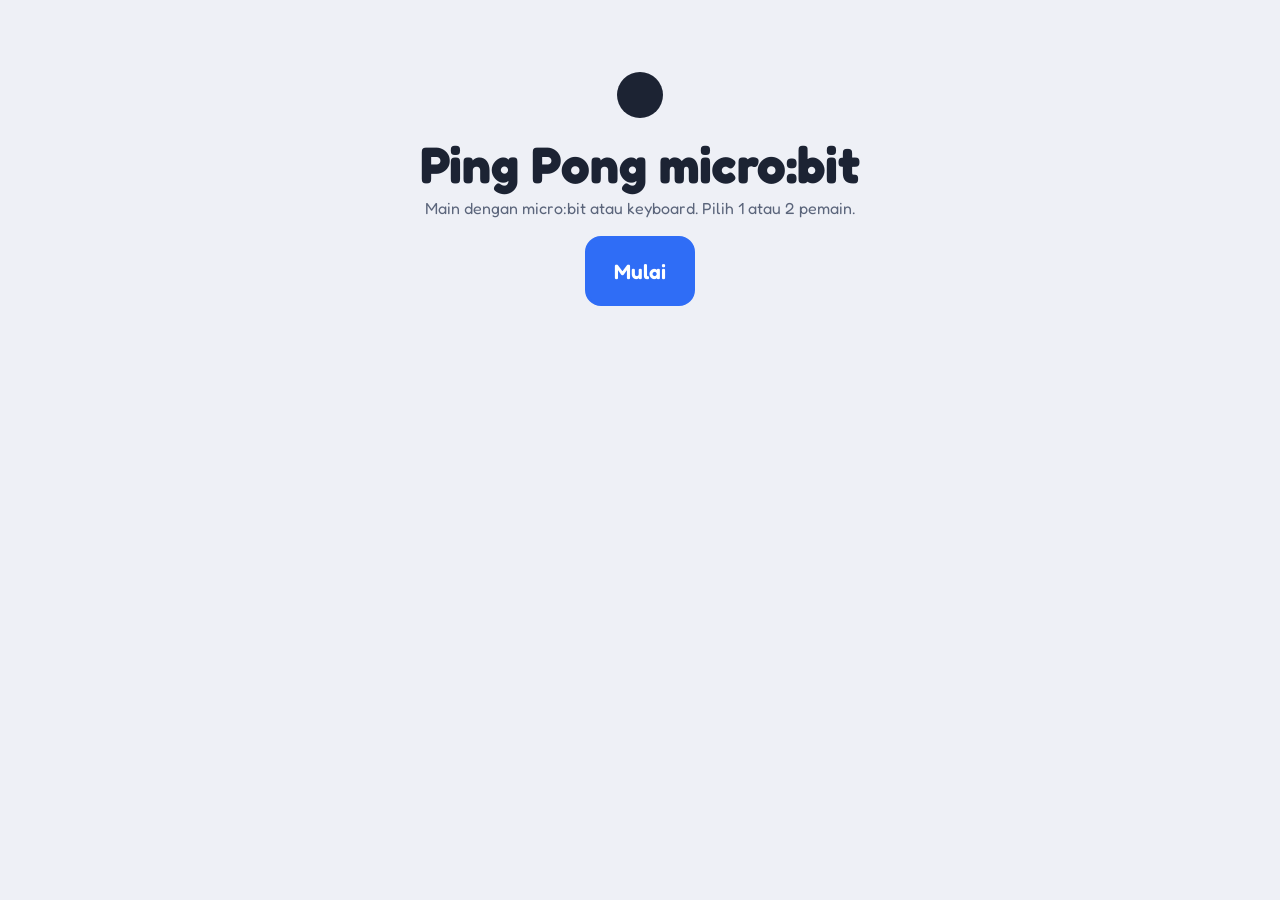
<file: game/pingpong/index.html>
<!DOCTYPE html>
<html lang="id">
<head>
<meta charset="utf-8">
<meta name="viewport" content="width=device-width, initial-scale=1, viewport-fit=cover">
<title>Ping Pong micro:bit</title>
<link rel="preconnect" href="https://fonts.googleapis.com">
<link href="https://fonts.googleapis.com/css2?family=Fredoka:wght@500;600;700&display=swap" rel="stylesheet">
<style>
:root{
  --bg:#eef0f6;--card:#fff;--ink:#1c2333;--muted:#5b657b;--line:#cdd3e0;--accent:#2f6df6;
  --p1:#2f6df6;--p2:#e8800f;--ok:#12915a;--bad:#d63a3a;color-scheme:light;box-sizing:border-box;
  padding-top:env(safe-area-inset-top,0px);padding-bottom:env(safe-area-inset-bottom,0px);
}
@media (prefers-color-scheme:dark){:root:not([data-theme="light"]){
  --bg:#11141c;--card:#1d2332;--ink:#eef1f8;--muted:#9aa4bb;--line:#363d52;--accent:#6b9bff;
  --p1:#6b9bff;--p2:#ffa43a;--ok:#3ccf8e;--bad:#ff6b6b;color-scheme:dark}}
:root[data-theme="dark"]{--bg:#11141c;--card:#1d2332;--ink:#eef1f8;--muted:#9aa4bb;--line:#363d52;--accent:#6b9bff;
  --p1:#6b9bff;--p2:#ffa43a;--ok:#3ccf8e;--bad:#ff6b6b;color-scheme:dark}
*,*::before,*::after{box-sizing:inherit}
html,body{margin:0;min-height:100%}
body{background:var(--bg);color:var(--ink);font-family:'Fredoka',system-ui,-apple-system,'Segoe UI',Roboto,sans-serif;-webkit-user-select:none;user-select:none}
main{max-width:920px;margin:0 auto;padding:18px 16px 28px}
.screen{display:none}.screen.on{display:block}
h1{font-size:clamp(2rem,6vw,3.2rem);margin:.2em 0 .1em;line-height:1.05}
h2{font-size:1.6rem;margin:.2em 0 .3em}
p{margin:.3em 0 1em;color:var(--muted);line-height:1.45}
.hero{text-align:center;padding:6vh 0 2vh}
.hero .ball{display:inline-block;width:46px;height:46px;border-radius:50%;background:var(--ink);margin-bottom:6px}
.row{display:flex;gap:12px;flex-wrap:wrap;margin-top:16px}
.center{justify-content:center}
button{font:inherit;color:inherit;cursor:pointer}
.btn{border:3px solid var(--accent);background:var(--accent);color:#fff;border-radius:16px;padding:12px 22px;font-weight:600;min-height:52px;font-size:1.05rem}
.btn.alt{background:transparent;color:var(--accent)}
.btn.big{padding:18px 26px;font-size:1.3rem;min-height:70px}
.btn:disabled{opacity:.4;cursor:not-allowed}
.btn:focus-visible{outline:3px solid var(--ink);outline-offset:3px}
.slots{display:grid;grid-template-columns:repeat(auto-fit,minmax(250px,1fr));gap:14px}
.slot{background:var(--card);border:3px solid var(--line);border-left:10px solid var(--c,var(--line));border-radius:18px;padding:14px 16px}
.slot h3{margin:0 0 4px;font-size:1.25rem;color:var(--c)}
.slot .st{color:var(--muted);min-height:1.4em}
.slot.full .st{color:var(--ink);font-weight:600}
.slot .last{display:block;color:var(--muted);font-size:.85rem;font-weight:500}
.slot .row{margin-top:10px}.slot .btn{min-height:44px;padding:8px 14px;font-size:.95rem}
#msg{color:var(--bad);min-height:1.4em;font-weight:500}
.modes{display:grid;grid-template-columns:repeat(auto-fit,minmax(220px,1fr));gap:14px}
.modes .btn{display:flex;flex-direction:column;align-items:center;gap:4px}
.modes small{font-weight:500;opacity:.85;font-size:.9rem}
.stage{position:relative}
canvas{width:100%;height:auto;aspect-ratio:5/3;background:#101826;border-radius:18px;border:3px solid var(--line);display:block}
#result{position:absolute;inset:0;display:none;flex-direction:column;align-items:center;justify-content:center;gap:14px;background:rgba(10,14,24,.78);border-radius:18px;color:#fff;text-align:center}
#result.on{display:flex}
#result h2{font-size:clamp(1.6rem,5vw,2.6rem);margin:0}
.keys{color:var(--muted);font-size:.9rem;margin-top:10px}
#monitor{display:none;margin-top:22px}
#monitor.on{display:block}
#monitor header{display:flex;align-items:center;justify-content:space-between;gap:10px;flex-wrap:wrap;margin-bottom:6px}
#monitor h3{margin:0;font-size:1.1rem}
#log{background:var(--card);border:2px solid var(--line);border-radius:14px;height:200px;overflow:auto;padding:10px 12px;font-family:ui-monospace,Menlo,Consolas,monospace;font-size:.85rem;-webkit-user-select:text;user-select:text}
#log div{padding:1px 0;white-space:pre-wrap;word-break:break-all}
.l-rx{color:var(--muted)}.l-cmd{color:var(--ok);font-weight:600}.l-kb{color:var(--accent)}.l-warn{color:var(--bad)}
.mini{min-height:38px!important;padding:6px 12px!important;font-size:.9rem!important}
@media (max-width:520px){main{padding:12px 12px 22px}.btn.big{font-size:1.1rem}}
@media (prefers-reduced-motion:reduce){*{transition:none!important}}
</style>
</head>
<body>
<main>

<section class="screen on" id="home">
  <div class="hero">
    <span class="ball"></span>
    <h1>Ping Pong micro:bit</h1>
    <p>Main dengan micro:bit atau keyboard. Pilih 1 atau 2 pemain.</p>
    <div class="row center"><button class="btn big" id="start">Mulai</button></div>
  </div>
</section>

<section class="screen" id="connect">
  <h2>Hubungkan pemain</h2>
  <p>Hubungkan micro:bit, atau pilih keyboard untuk testing. Keyboard: satu pemain bebas memakai panah atau WASD; dua pemain, Player 1 memakai panah dan Player 2 memakai WASD.</p>
  <div class="slots" id="slots"></div>
  <p id="msg" role="status"></p>
  <div class="row"><button class="btn alt" id="toHome">Kembali</button><button class="btn" id="toMode">Lanjut</button></div>
</section>

<section class="screen" id="mode">
  <h2>Berapa pemain?</h2>
  <div class="modes">
    <button class="btn big" id="btn1">1 Player<small>Lawan komputer</small></button>
    <button class="btn big" id="btn2">2 Player<small>Dua pemain berhadapan</small></button>
  </div>
  <p id="modeHint" style="margin-top:14px"></p>
  <div class="row"><button class="btn alt" id="backConnect">Kembali</button></div>
</section>

<section class="screen" id="game">
  <div class="stage">
    <canvas id="cv" width="800" height="480"></canvas>
    <div id="result"><h2 id="resText"></h2><button class="btn big" id="toLobby">Kembali ke lobi</button></div>
  </div>
  <div class="row"><button class="btn alt" id="quit">Keluar ke lobi</button></div>
  <p class="keys">Perintah 1 atau 3: paddle naik. Perintah 2 atau 4: paddle turun. Perintah 0: berhenti. Pemenang: yang pertama mencapai 5 poin.</p>
</section>

<section id="monitor" aria-label="Monitor masukan">
  <header>
    <h3>Monitor masukan</h3>
    <div class="row" style="margin:0">
      <button class="btn alt mini" id="logPause">Jeda</button>
      <button class="btn alt mini" id="logClear">Bersihkan</button>
    </div>
  </header>
  <div id="log" aria-live="off"></div>
  <p class="keys">RX = data mentah dari micro:bit (teks dan byte heksadesimal, ↵ = newline). Baris hijau = perintah yang dibaca kernel.</p>
</section>
</main>
<script>
const $ = s => document.querySelector(s);
const MAX_PLAYERS = 4;

/* ================= KERNEL =================
   Mengurus koneksi micro:bit (BLE UART), slot pemain, keyboard sebagai sumber masukan,
   dan menyiarkan kejadian standar: Kernel.on('input', {player, cmd, source}). */
const Kernel = (() => {
  const NUS = '6e400001-b5a3-f393-e0a9-e50e24dcca9e';
  const subs = {};
  const on = (e, f) => { (subs[e] = subs[e] || []).push(f); };
  const emit = (e, d) => (subs[e] || []).forEach(f => f(d));
  const slots = Array.from({length: MAX_PLAYERS}, (_, i) =>
    ({n: i + 1, type: null, name: '', link: null, scheme: null, last: '', rx: ''}));
  const k = { slots, limit: 2, on, emit, btSupported: 'bluetooth' in navigator };
  k.visible = () => slots.slice(0, k.limit);
  k.filled = () => k.visible().filter(s => s.type);

  function clear(s){ s.type = null; s.name = ''; s.link = null; s.scheme = null; s.last = ''; s.rx = ''; }
  function recompute(){
    const kb = slots.filter(s => s.type === 'keyboard');
    kb.forEach((s, i) => s.scheme = kb.length === 1 ? 'both' : (i === 0 ? 'arrows' : 'wasd'));
    emit('players');
  }
  function input(s, cmd){ s.last = cmd; emit('input', {player: s.n, cmd, source: s.type}); }

  // Pesan micro:bit: "N#" (atau baris berakhir newline, mis. "Mbit:3")
  function feed(s, text){
    s.rx += text;
    let m;
    while ((m = /[#\n]/.exec(s.rx))) {
      const tok = s.rx.slice(0, m.index); s.rx = s.rx.slice(m.index + 1);
      const d = /(\d+)\s*$/.exec(tok);
      if (d) input(s, d[1]);
    }
  }

  k.addMicrobit = async n => {
    const s = slots[n - 1];
    const dev = await navigator.bluetooth.requestDevice({filters: [{namePrefix: 'BBC micro:bit'}], optionalServices: [NUS]});
    if (slots.some(x => x.link && x.link.dev === dev)) throw new Error('micro:bit ini sudah terhubung di slot lain');
    const server = await dev.gatt.connect();
    const svc = await server.getPrimaryService(NUS);
    const chars = await svc.getCharacteristics();
    // UUID TX/RX micro:bit terbalik dari Nordic, jadi dipilih lewat properti
    const nf = chars.find(c => c.properties.notify || c.properties.indicate);
    const wr = chars.find(c => c.properties.write || c.properties.writeWithoutResponse);
    if (s.type) { dev.gatt.disconnect(); return; }
    const dec = new TextDecoder();
    if (nf) {
      try {
        nf.addEventListener('characteristicvaluechanged', e => {
          const v = e.target.value, t = dec.decode(v);
          emit('raw', {player: s.n, text: t, bytes: Array.from(new Uint8Array(v.buffer, v.byteOffset, v.byteLength))});
          feed(s, t);
        });
        await nf.startNotifications();
      } catch (err) { emit('warn', err.message); }
    }
    s.type = 'microbit'; s.name = dev.name || 'micro:bit'; s.link = {dev, wr}; s.rx = '';
    dev.addEventListener('gattserverdisconnected', () => {
      if (s.link && s.link.dev === dev) { clear(s); recompute(); }
    });
    recompute();
  };
  k.addKeyboard = n => { const s = slots[n - 1]; if (s.type) return; s.type = 'keyboard'; s.name = 'Keyboard'; recompute(); };
  k.release = n => {
    const s = slots[n - 1];
    if (s.type === 'microbit' && s.link) { const d = s.link.dev; clear(s); try { d.gatt.disconnect(); } catch (_) {} }
    else clear(s);
    recompute();
  };
  k.send = (n, text) => {   // kirim perintah ke micro:bit (disiapkan untuk game berikutnya)
    const s = slots[n - 1];
    if (s.type === 'microbit' && s.link.wr) return s.link.wr.writeValue(new TextEncoder().encode(text + '#'));
  };

  // Keyboard sebagai sumber masukan: panah dan/atau WASD -> perintah 1..4, lepas -> 0
  const SETS = {arrows: {ArrowUp:'1', ArrowDown:'2', ArrowLeft:'3', ArrowRight:'4'}, wasd: {w:'1', s:'2', a:'3', d:'4'}};
  const held = new Map();
  const keyCmd = (s, key) => {
    for (const set of (s.scheme === 'both' ? ['arrows', 'wasd'] : [s.scheme])) { const c = SETS[set][key]; if (c) return c; }
  };
  const kname = e => e.key.length === 1 ? e.key.toLowerCase() : e.key;
  addEventListener('keydown', e => {
    const key = kname(e);
    slots.forEach(s => {
      if (s.type !== 'keyboard') return;
      const c = keyCmd(s, key); if (!c) return;
      e.preventDefault();
      if (e.repeat) return;
      const h = held.get(s.n) || []; h.push([key, c]); held.set(s.n, h);
      input(s, c);
    });
  });
  addEventListener('keyup', e => {
    const key = kname(e);
    slots.forEach(s => {
      if (s.type !== 'keyboard') return;
      const h = held.get(s.n) || [], before = h.length;
      const rest = h.filter(x => x[0] !== key);
      if (rest.length === before) return;
      held.set(s.n, rest);
      input(s, rest.length ? rest[rest.length - 1][1] : '0');
    });
  });
  addEventListener('blur', () => slots.forEach(s => { if (s.type === 'keyboard' && (held.get(s.n) || []).length) { held.set(s.n, []); input(s, '0'); } }));
  return k;
})();

/* ================= GAME: PING PONG ================= */
const Game = (() => {
  const cv = $('#cv'), x = cv.getContext('2d');
  const W = 800, H = 480, PH = 90, PW = 14, R = 9, WIN = 5;
  const clamp = (v, a, b) => Math.max(a, Math.min(b, v));
  let st = null, raf = 0, t0 = 0;

  function serve(dir){
    const a = (Math.random() - .5) * .8;
    st.ball = {x: W / 2, y: H / 2, vx: dir * 380, vy: 380 * Math.sin(a)};
    st.wait = 1;
  }
  function start(n, map){
    st = {n, map, over: false, p: [{y: H / 2 - PH / 2, dir: 0, s: 0}, {y: H / 2 - PH / 2, dir: 0, s: 0}]};
    serve(Math.random() < .5 ? -1 : 1);
    $('#result').classList.remove('on');
    cancelAnimationFrame(raf); t0 = performance.now(); raf = requestAnimationFrame(loop);
  }
  function stop(){ cancelAnimationFrame(raf); st = null; }
  const running = () => !!st;
  const playersOk = () => st && Object.keys(st.map).every(n => Kernel.slots[n - 1].type);

  function hit(b, p){
    b.vx = clamp(-b.vx * 1.06, -760, 760);
    b.vy = clamp(b.vy + ((b.y - (p.y + PH / 2)) / (PH / 2)) * 220, -520, 520);
  }
  function point(i){
    st.p[i].s++;
    if (st.p[i].s >= WIN) {
      st.over = true;
      $('#resText').textContent = st.n === 1 ? (i === 0 ? 'Kamu menang!' : 'Komputer menang') : 'Player ' + (i + 1) + ' menang!';
      $('#result').classList.add('on');
    } else serve(i === 0 ? 1 : -1);
  }
  function step(dt){
    if (st.over) return;
    const b = st.ball;
    st.p.forEach((p, i) => {
      if (i === 1 && st.n === 1) {              // paddle komputer
        const c = p.y + PH / 2;
        const d = (b.vx > 0 && Math.abs(b.y - c) > 12) ? (b.y > c ? 1 : -1) : 0;
        p.y = clamp(p.y + d * 250 * dt, 0, H - PH);
      } else p.y = clamp(p.y + p.dir * 420 * dt, 0, H - PH);
    });
    if (st.wait > 0) { st.wait -= dt; return; }
    b.x += b.vx * dt; b.y += b.vy * dt;
    if (b.y < R) { b.y = R; b.vy = Math.abs(b.vy); }
    if (b.y > H - R) { b.y = H - R; b.vy = -Math.abs(b.vy); }
    const L = st.p[0], Rt = st.p[1];
    if (b.vx < 0 && b.x - R < 30 + PW && b.x > 20 && b.y > L.y - R && b.y < L.y + PH + R) { b.x = 30 + PW + R; hit(b, L); }
    if (b.vx > 0 && b.x + R > W - 30 - PW && b.x < W - 20 && b.y > Rt.y - R && b.y < Rt.y + PH + R) { b.x = W - 30 - PW - R; hit(b, Rt); }
    if (b.x < -R) point(1);
    else if (b.x > W + R) point(0);
  }
  function draw(){
    x.fillStyle = '#101826'; x.fillRect(0, 0, W, H);
    x.strokeStyle = 'rgba(255,255,255,.25)'; x.lineWidth = 4; x.setLineDash([14, 14]);
    x.beginPath(); x.moveTo(W / 2, 0); x.lineTo(W / 2, H); x.stroke(); x.setLineDash([]);
    x.fillStyle = '#4b83ff'; x.fillRect(30, st.p[0].y, PW, PH);
    x.fillStyle = '#ff9a2e'; x.fillRect(W - 30 - PW, st.p[1].y, PW, PH);
    x.fillStyle = '#fff'; x.beginPath(); x.arc(st.ball.x, st.ball.y, R, 0, 7); x.fill();
    x.font = '700 56px Fredoka, system-ui, sans-serif'; x.textAlign = 'center';
    x.fillStyle = '#4b83ff'; x.fillText(st.p[0].s, W / 2 - 80, 70);
    x.fillStyle = '#ff9a2e'; x.fillText(st.p[1].s, W / 2 + 80, 70);
    x.font = '500 18px Fredoka, system-ui, sans-serif'; x.fillStyle = 'rgba(255,255,255,.7)';
    x.fillText(st.n === 1 ? 'Kamu' : 'Player 1', W / 4, H - 16);
    x.fillText(st.n === 1 ? 'Komputer' : 'Player 2', W * 3 / 4, H - 16);
  }
  function loop(t){
    if (!st) return;
    const dt = Math.min(.05, (t - t0) / 1000); t0 = t;
    step(dt); draw();
    if (st) raf = requestAnimationFrame(loop);
  }
  Kernel.on('input', ({player, cmd}) => {
    if (!st || !'01234'.includes(cmd) || cmd.length !== 1) return;
    const i = st.map[player]; if (i === undefined) return;
    st.p[i].dir = (cmd === '1' || cmd === '3') ? -1 : (cmd === '2' || cmd === '4') ? 1 : 0;
  });
  return {start, stop, running, playersOk};
})();

/* ================= LAYAR / MENU ================= */
const screens = {home: $('#home'), connect: $('#connect'), mode: $('#mode'), game: $('#game')};
const show = n => {
  for (const k in screens) screens[k].classList.toggle('on', k === n);
  $('#monitor').classList.toggle('on', n !== 'home');
};
const msg = t => { $('#msg').textContent = t || ''; };
let busy = 0;

function schemeText(s){ return s.scheme === 'both' ? 'panah atau WASD' : s.scheme === 'arrows' ? 'tombol panah' : 'tombol WASD'; }

function renderSlots(){
  const box = $('#slots'); box.innerHTML = '';
  Kernel.visible().forEach(s => {
    const d = document.createElement('div');
    d.className = 'slot' + (s.type ? ' full' : '');
    d.style.setProperty('--c', s.n === 1 ? 'var(--p1)' : 'var(--p2)');
    const h = document.createElement('h3'); h.textContent = 'Player ' + s.n; d.appendChild(h);
    const st = document.createElement('div'); st.className = 'st';
    st.textContent = !s.type ? 'Belum ada perangkat' : s.type === 'keyboard' ? 'Keyboard (' + schemeText(s) + ')' : s.name;
    d.appendChild(st);
    if (s.type) { const l = document.createElement('span'); l.className = 'last'; l.dataset.last = s.n; l.textContent = s.last ? 'Perintah terakhir: ' + s.last + '#' : ''; d.appendChild(l); }
    const row = document.createElement('div'); row.className = 'row';
    const mk = (text, fn, alt, dis) => { const b = document.createElement('button'); b.className = 'btn' + (alt ? ' alt' : ''); b.textContent = text; b.disabled = !!dis; b.onclick = fn; row.appendChild(b); };
    if (!s.type) {
      mk(busy === s.n ? 'Menghubungkan…' : 'Hubungkan micro:bit', () => connectMB(s.n), false, !Kernel.btSupported || busy);
      mk('Pakai keyboard', () => Kernel.addKeyboard(s.n), true, busy);
    } else mk('Lepas', () => Kernel.release(s.n), true);
    d.appendChild(row); box.appendChild(d);
  });
  const n = Kernel.filled().length;
  $('#toMode').disabled = n < 1;
  $('#btn1').disabled = n < 1;
  $('#btn2').disabled = n < 2;
  $('#modeHint').textContent = n < 1 ? 'Belum ada pemain. Kembali dan hubungkan micro:bit atau pilih keyboard.'
    : n < 2 ? '2 Player aktif setelah dua pemain terhubung. Kembali untuk menambah pemain.' : '';
  if (!Kernel.btSupported) msg('Browser ini belum mendukung Web Bluetooth. Pakai Chrome atau Edge (HTTPS) untuk micro:bit; keyboard tetap bisa dipakai.');
}

async function connectMB(n){
  msg(''); busy = n; renderSlots();
  try { await Kernel.addMicrobit(n); }
  catch (err) {
    if (!(err && err.name === 'NotFoundError'))
      msg('Gagal menghubungkan: ' + err.message + '. Pastikan micro:bit menjalankan program UART dan tidak terhubung ke perangkat lain.');
  }
  busy = 0; renderSlots();
}

Kernel.on('players', () => {
  renderSlots();
  if (Game.running() && !Game.playersOk()) { Game.stop(); show('connect'); msg('Ada pemain yang terputus. Hubungkan lagi lalu lanjut.'); }
});
Kernel.on('input', ({player, cmd}) => {
  const el = document.querySelector('[data-last="' + player + '"]');
  if (el) el.textContent = 'Perintah terakhir: ' + cmd + '#';
});
Kernel.on('warn', t => msg('Peringatan: balasan dari micro:bit tidak aktif (' + t + '). Perintah tetap bisa dikirim.'));

/* Monitor masukan: data mentah dan perintah yang dibaca kernel */
const logEl = $('#log');
let paused = false;
const vis = t => t.replace(/\n/g, '↵').replace(/\r/g, '␍');
function ts(){ const d = new Date(); return d.toTimeString().slice(0, 8) + '.' + String(d.getMilliseconds()).padStart(3, '0'); }
function logLine(cls, text){
  if (paused) return;
  const d = document.createElement('div'); d.className = cls; d.textContent = ts() + '  ' + text;
  logEl.appendChild(d);
  while (logEl.children.length > 150) logEl.removeChild(logEl.firstChild);
  logEl.scrollTop = logEl.scrollHeight;
}
Kernel.on('raw', ({player, text, bytes}) => logLine('l-rx', 'RX P' + player + '  "' + vis(text) + '"  [' + bytes.map(b => b.toString(16).padStart(2, '0')).join(' ') + ']'));
Kernel.on('input', ({player, cmd, source}) => logLine(source === 'keyboard' ? 'l-kb' : 'l-cmd', '→ P' + player + '  cmd ' + cmd + '#  (' + source + ')'));
Kernel.on('warn', t => logLine('l-warn', 'Peringatan: ' + t));
Kernel.on('players', () => logLine('l-rx', 'Pemain: ' + Kernel.slots.slice(0, Kernel.limit).map(s => 'P' + s.n + '=' + (s.type || '-')).join('  ')));
$('#logClear').onclick = () => { logEl.innerHTML = ''; };
$('#logPause').onclick = e => { paused = !paused; e.target.textContent = paused ? 'Lanjutkan' : 'Jeda'; };

function startGame(n){
  const f = Kernel.filled();
  const map = n === 2 ? {1: 0, 2: 1} : {[f[0].n]: 0};
  show('game'); Game.start(n, map);
}
$('#start').onclick = () => { show('connect'); renderSlots(); };
$('#toHome').onclick = () => show('home');
$('#toMode').onclick = () => { msg(''); show('mode'); renderSlots(); };
$('#backConnect').onclick = () => show('connect');
$('#btn1').onclick = () => startGame(1);
$('#btn2').onclick = () => startGame(2);
const lobby = () => { Game.stop(); show('connect'); renderSlots(); };
$('#toLobby').onclick = lobby;
$('#quit').onclick = lobby;
renderSlots();
</script>
</body>
</html>
</file>
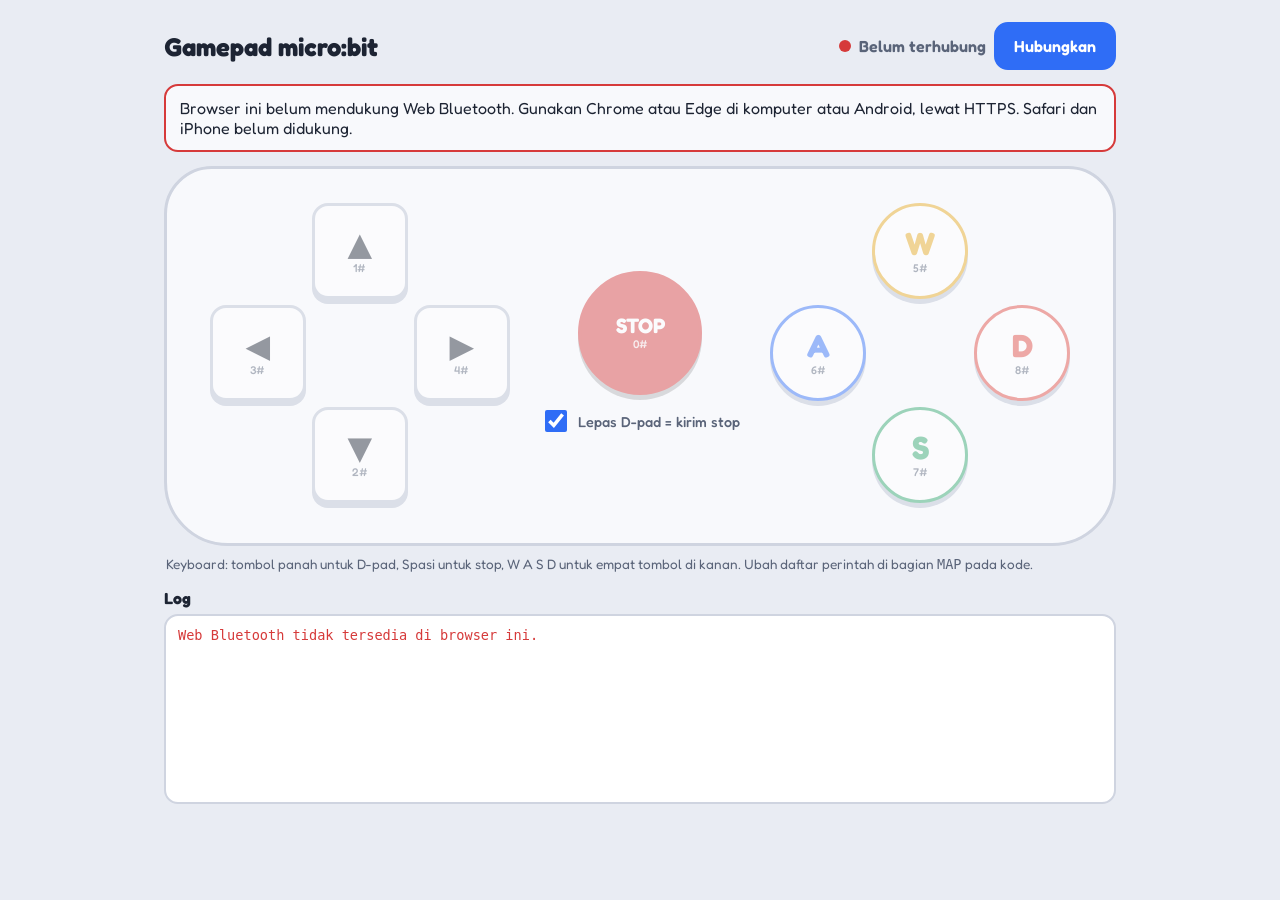
<file: Gamepad micro_bit.html>
<!DOCTYPE html>
<html lang="id">
<head>
<meta charset="utf-8">
<meta name="viewport" content="width=device-width, initial-scale=1, viewport-fit=cover">
<title>Gamepad micro:bit</title>
<link rel="preconnect" href="https://fonts.googleapis.com">
<link href="https://fonts.googleapis.com/css2?family=Fredoka:wght@500;600;700&display=swap" rel="stylesheet">
<style>
:root{
  --bg:#e9ecf3; --pad:#f8f9fc; --pad-edge:#cfd4e0; --key:#ffffff; --key-edge:#b9c0d1;
  --ink:#1d2433; --muted:#5a6479; --accent:#2f6df6; --ok:#12915a; --bad:#d63a3a;
  --a:#2fa66b; --b:#e0483f; --x:#2f6df6; --y:#e8a81c; --log:#ffffff;
  color-scheme:light;
  box-sizing:border-box;
  padding-top:env(safe-area-inset-top,0px); padding-bottom:env(safe-area-inset-bottom,0px);
}
@media (prefers-color-scheme:dark){
  :root:not([data-theme="light"]){
    --bg:#12151d; --pad:#232837; --pad-edge:#363d52; --key:#2e3548; --key-edge:#454e68;
    --ink:#eef1f8; --muted:#9aa4bb; --accent:#6b9bff; --ok:#3ccf8e; --bad:#ff6b6b;
    --a:#3ccf8e; --b:#ff6b5e; --x:#6b9bff; --y:#f3bb3d; --log:#1a1e2a; color-scheme:dark;
  }
}
:root[data-theme="dark"]{
  --bg:#12151d; --pad:#232837; --pad-edge:#363d52; --key:#2e3548; --key-edge:#454e68;
  --ink:#eef1f8; --muted:#9aa4bb; --accent:#6b9bff; --ok:#3ccf8e; --bad:#ff6b6b;
  --a:#3ccf8e; --b:#ff6b5e; --x:#6b9bff; --y:#f3bb3d; --log:#1a1e2a; color-scheme:dark;
}
*,*::before,*::after{box-sizing:inherit}
html,body{margin:0;min-height:100%}
body{background:var(--bg);color:var(--ink);font-family:'Fredoka',system-ui,-apple-system,'Segoe UI',Roboto,sans-serif;
  -webkit-user-select:none;user-select:none;-webkit-touch-callout:none}
main{max-width:1000px;margin:0 auto;padding:14px 14px 24px}
header{display:flex;align-items:center;gap:12px;flex-wrap:wrap;justify-content:space-between;margin-bottom:14px}
h1{font-size:1.25rem;margin:0;font-weight:700}
.status{display:flex;align-items:center;gap:8px;font-weight:600;color:var(--muted)}
.dot{width:12px;height:12px;border-radius:50%;background:var(--bad)}
.status[data-s="connected"] .dot{background:var(--ok)}
.status[data-s="connecting"] .dot{background:var(--y)}
.row{display:flex;gap:8px;align-items:center;flex-wrap:wrap}
button{font:inherit;color:inherit;cursor:pointer}
.btn{border:2px solid var(--accent);background:var(--accent);color:#fff;padding:12px 18px;border-radius:14px;font-weight:600;min-height:48px}
.btn.ghost{background:transparent;color:var(--accent)}
.btn:focus-visible,.key:focus-visible{outline:3px solid var(--accent);outline-offset:3px}
.notice{background:var(--pad);border:2px solid var(--bad);border-radius:14px;padding:12px 14px;margin-bottom:14px;display:none}
.pad{background:var(--pad);border:3px solid var(--pad-edge);border-radius:48px 48px 64px 64px;padding:22px 18px 26px;
  display:grid;grid-template-columns:1fr auto 1fr;gap:10px;align-items:center;justify-items:center}
.cluster{display:grid;grid-template-columns:repeat(3,1fr);grid-template-rows:repeat(3,1fr);gap:6px;width:clamp(130px,30vw,300px);aspect-ratio:1}
.key{border:3px solid var(--key-edge);background:var(--key);border-radius:16px;display:flex;flex-direction:column;
  align-items:center;justify-content:center;font-weight:700;font-size:1.5rem;line-height:1;padding:0;
  touch-action:none;box-shadow:0 5px 0 var(--key-edge);transition:transform .05s,box-shadow .05s;min-width:48px;min-height:48px}
.key small{font-size:.7rem;font-weight:500;color:var(--muted);margin-top:3px}
.key.on,.key:active{transform:translateY(4px);box-shadow:0 1px 0 var(--key-edge)}
.key:disabled{opacity:.45;cursor:not-allowed}
.d-up{grid-area:1/2}.d-left{grid-area:2/1}.d-right{grid-area:2/3}.d-down{grid-area:3/2}
.d-mid{grid-area:2/2;background:transparent;border:0;box-shadow:none;pointer-events:none}
.face .key{border-radius:50%}
.f-y{grid-area:1/2;color:var(--y);border-color:var(--y)}
.f-x{grid-area:2/1;color:var(--x);border-color:var(--x)}
.f-b{grid-area:2/3;color:var(--b);border-color:var(--b)}
.f-a{grid-area:3/2;color:var(--a);border-color:var(--a)}
.centre{display:flex;flex-direction:column;gap:12px;align-items:center}
.stop{width:96px;height:96px;border-radius:50%;background:var(--bad);border-color:var(--bad);color:#fff;font-size:1.05rem;
  box-shadow:0 5px 0 rgba(0,0,0,.28)}
.stop small{color:#fff;opacity:.85}
.stop.on,.stop:active{box-shadow:0 1px 0 rgba(0,0,0,.28)}
label.hold{display:flex;gap:8px;align-items:center;font-size:.9rem;color:var(--muted);font-weight:500;cursor:pointer;text-align:center}
label.hold input{width:22px;height:22px;accent-color:var(--accent)}
.logwrap{margin-top:16px}
.logwrap h2{font-size:1rem;margin:0 0 6px}
#log{background:var(--log);border:2px solid var(--pad-edge);border-radius:14px;height:150px;overflow:auto;padding:10px 12px;
  font-family:ui-monospace,Menlo,Consolas,monospace;font-size:.85rem;-webkit-user-select:text;user-select:text}
#log div{padding:1px 0}
.tx{color:var(--accent)}.rx{color:var(--ok)}.er{color:var(--bad)}.in{color:var(--muted)}
.tip{color:var(--muted);font-size:.85rem;margin:10px 2px 0}
@media (min-width:900px){
  main{padding:22px 24px 32px}
  h1{font-size:1.6rem}
  .pad{padding:34px 36px 40px;gap:24px}
  .key{font-size:2rem}
  .stop{width:124px;height:124px;font-size:1.3rem}
  #log{height:190px}
}
@media (max-width:560px){
  .pad{grid-template-columns:1fr 1fr;border-radius:36px;padding:16px 10px 20px;gap:14px 6px}
  .dpad{grid-column:1;grid-row:1}
  .face{grid-column:2;grid-row:1}
  .centre{grid-column:1/-1;grid-row:2;flex-direction:row;gap:16px}
  .cluster{width:min(44vw,200px)}
  .key{font-size:1.25rem;border-radius:12px}
  .stop{width:84px;height:84px;font-size:.95rem}
  label.hold{font-size:.85rem;text-align:left;max-width:170px}
}
@media (orientation:landscape) and (max-height:500px){
  main{padding:8px 12px 12px}
  header{margin-bottom:8px}
  h1{font-size:1rem}
  .pad{grid-template-columns:1fr auto 1fr;padding:10px 14px 14px;border-radius:40px;gap:6px}
  .dpad,.face,.centre{grid-column:auto;grid-row:auto}
  .centre{flex-direction:column}
  .cluster{width:min(30vw,58vh)}
  .stop{width:68px;height:68px;font-size:.85rem}
  .tip{display:none}
  #log{height:90px}
}
@media (prefers-reduced-motion:reduce){.key{transition:none}}
</style>
</head>
<body>
<main>
  <header>
    <h1>Gamepad micro:bit</h1>
    <div class="row">
      <div class="status" id="status" data-s="idle" role="status"><span class="dot"></span><span id="statusText">Belum terhubung</span></div>
      <button class="btn" id="connectBtn">Hubungkan</button>
      <button class="btn ghost" id="reconnectBtn" hidden>Sambung ulang</button>
    </div>
  </header>

  <div class="notice" id="notice"></div>

  <section class="pad" aria-label="Gamepad">
    <div class="cluster dpad">
      <button class="key d-up"    data-key="up"    disabled aria-label="Maju">&#9650;<small></small></button>
      <button class="key d-left"  data-key="left"  disabled aria-label="Kiri">&#9664;<small></small></button>
      <div class="key d-mid"></div>
      <button class="key d-right" data-key="right" disabled aria-label="Kanan">&#9654;<small></small></button>
      <button class="key d-down"  data-key="down"  disabled aria-label="Mundur">&#9660;<small></small></button>
    </div>

    <div class="centre">
      <button class="key stop" data-key="stop" disabled aria-label="Berhenti">STOP<small></small></button>
      <label class="hold"><input type="checkbox" id="holdMode" checked> Lepas D-pad = kirim stop</label>
    </div>

    <div class="cluster face">
      <button class="key f-y" data-key="w" disabled>W<small></small></button>
      <button class="key f-x" data-key="a" disabled>A<small></small></button>
      <button class="key f-b" data-key="d" disabled>D<small></small></button>
      <button class="key f-a" data-key="s" disabled>S<small></small></button>
    </div>
  </section>

  <p class="tip">Keyboard: tombol panah untuk D-pad, Spasi untuk stop, W A S D untuk empat tombol di kanan. Ubah daftar perintah di bagian <code>MAP</code> pada kode.</p>

  <section class="logwrap">
    <h2>Log</h2>
    <div id="log" aria-live="polite"></div>
  </section>
</main>

<script>
/* ====== Pengaturan perintah (ubah di sini) ====== */
const MAP = {
  up:'1', down:'2', left:'3', right:'4',   // D-pad
  stop:'0',                                 // tombol STOP
  w:'5', a:'6', s:'7', d:'8'                // tombol aksi
};
const STOP_CMD = MAP.stop;                  // dikirim saat tombol dilepas (mode tahan)
const KEYS = { ArrowUp:'up', ArrowDown:'down', ArrowLeft:'left', ArrowRight:'right', w:'w', a:'a', s:'s', d:'d',
               ' ':'stop' };

/* ====== Bluetooth: Nordic UART Service ====== */
const NUS_SERVICE = '6e400001-b5a3-f393-e0a9-e50e24dcca9e';
// Karakteristik TX/RX dipilih otomatis lewat properti (notify / write), karena UUID micro:bit terbalik dari Nordic.

class BleUart extends EventTarget {
  constructor(){ super(); this.device=null; this.writeChar=null; this.notifyChar=null;
    this.rx=''; this.queue=Promise.resolve(); this.dec=new TextDecoder(); this.enc=new TextEncoder(); }
  async connect(){
    this.device = await navigator.bluetooth.requestDevice({
      filters:[{namePrefix:'BBC micro:bit'}], optionalServices:[NUS_SERVICE] });
    this.device.addEventListener('gattserverdisconnected', ()=>this.dispatchEvent(new Event('disconnected')));
    await this.attach();
  }
  async reconnect(){ if(!this.device) throw new Error('Belum pernah terhubung'); await this.attach(); }
  async attach(){
    this.stage='connect GATT';
    const server = await this.device.gatt.connect();
    this.stage='cari service UART';
    const svc = await server.getPrimaryService(NUS_SERVICE);
    this.stage='baca karakteristik';
    let chars=[];
    try{ chars = await svc.getCharacteristics(); }
    catch(e){
      for(const u of ['6e400002-b5a3-f393-e0a9-e50e24dcca9e','6e400003-b5a3-f393-e0a9-e50e24dcca9e']){
        try{ chars.push(await svc.getCharacteristic(u)); }catch(_){}
      }
    }
    this.dispatchEvent(new CustomEvent('diag',{detail:'Karakteristik: '+chars.map(c=>c.uuid.slice(4,8)+' ('+Object.keys(c.properties).filter(k=>c.properties[k]).join('/')+')').join(' | ')}));
    this.notifyChar = chars.find(c=>c.properties.notify || c.properties.indicate);
    this.writeChar = chars.find(c=>c.properties.write || c.properties.writeWithoutResponse);
    if(!this.writeChar) throw new Error('Karakteristik UART tidak ditemukan. Pastikan micro:bit menjalankan bluetooth.startUartService()');
    this.stage='aktifkan notifikasi';
    if(this.notifyChar){
      try{
        this.notifyChar.addEventListener('characteristicvaluechanged', e=>this.onData(e.target.value));
        await this.notifyChar.startNotifications();
      }catch(e){
        this.dispatchEvent(new CustomEvent('diag',{detail:'Peringatan: balasan dari micro:bit tidak aktif ('+e.name+': '+e.message+'). Perintah tetap bisa dikirim.'}));
      }
    } else {
      this.dispatchEvent(new CustomEvent('diag',{detail:'Peringatan: karakteristik balasan tidak ditemukan. Perintah tetap bisa dikirim.'}));
    }
    this.stage='selesai';
    this.rx='';
    this.dispatchEvent(new Event('connected'));
  }
  onData(view){
    this.rx += this.dec.decode(view);
    let i;
    while((i=this.rx.indexOf('\n'))>=0){
      const line=this.rx.slice(0,i).trim(); this.rx=this.rx.slice(i+1);
      if(line) this.dispatchEvent(new CustomEvent('line',{detail:line}));
    }
  }
  send(cmd){
    const bytes=this.enc.encode(cmd+'#');
    const task=this.queue.then(async()=>{
      for(let o=0;o<bytes.length;o+=20) await this.writeChar.writeValue(bytes.slice(o,o+20));
    });
    this.queue=task.catch(()=>{});
    return task;
  }
  disconnect(){ if(this.device && this.device.gatt.connected) this.device.gatt.disconnect(); }
}

/* ====== UI ====== */
const $ = s=>document.querySelector(s);
const ble = new BleUart();
const keys = [...document.querySelectorAll('.key[data-key]')];
const logEl=$('#log'), statusEl=$('#status'), statusText=$('#statusText');
const connectBtn=$('#connectBtn'), reconnectBtn=$('#reconnectBtn'), notice=$('#notice'), holdMode=$('#holdMode');
let connected=false;

keys.forEach(k=>{ k.querySelector('small').textContent = MAP[k.dataset.key]+'#'; });

function log(text,cls){
  const d=document.createElement('div'); d.className=cls||''; d.textContent=text; logEl.appendChild(d);
  while(logEl.children.length>80) logEl.removeChild(logEl.firstChild);
  logEl.scrollTop=logEl.scrollHeight;
}
function setState(s,text){
  statusEl.dataset.s=s; statusText.textContent=text;
  connected=(s==='connected');
  keys.forEach(k=>k.disabled=!connected);
  connectBtn.hidden = connected;
  connectBtn.disabled = (s==='connecting');
  reconnectBtn.hidden = !(s==='disconnected' && ble.device);
}
function showNotice(msg){ notice.textContent=msg; notice.style.display=msg?'block':'none'; }
function sendCmd(cmd){
  if(!connected) return;
  log('Kirim: '+cmd+'#','tx');
  ble.send(cmd).catch(err=>log('Gagal kirim: '+err.message,'er'));
}

if(!('bluetooth' in navigator)){
  showNotice('Browser ini belum mendukung Web Bluetooth. Gunakan Chrome atau Edge di komputer atau Android, lewat HTTPS. Safari dan iPhone belum didukung.');
  connectBtn.disabled=true;
  log('Web Bluetooth tidak tersedia di browser ini.','er');
} else {
  log('Siap. Tekan Hubungkan, lalu pilih BBC micro:bit.','in');
}

async function doConnect(fn){
  showNotice('');
  setState('connecting','Menghubungkan…');
  try{ await fn(); }
  catch(err){
    if(err && err.name==='NotFoundError'){ setState('idle','Belum terhubung'); log('Pemilihan perangkat dibatalkan.','in'); return; }
    setState(ble.device?'disconnected':'idle', ble.device?'Terputus':'Belum terhubung');
    showNotice('Gagal terhubung. Pastikan micro:bit menjalankan program UART, belum terhubung ke perangkat lain, dan Bluetooth aktif.');
    log('Gagal di tahap ['+ble.stage+']: '+err.name+' - '+err.message,'er');
  }
}
connectBtn.onclick=()=>doConnect(()=>ble.connect());
reconnectBtn.onclick=()=>doConnect(()=>ble.reconnect());
ble.addEventListener('connected',()=>{ setState('connected','Terhubung'); log('Terhubung ke '+ble.device.name,'rx'); });
ble.addEventListener('disconnected',()=>{ setState('disconnected','Terputus'); log('Koneksi terputus.','er'); });
ble.addEventListener('line',e=>log('Balasan: '+e.detail,'rx'));
ble.addEventListener('diag',e=>log(e.detail,'in'));

/* tombol layar (sentuh/mouse) */
const held=new Set();
function press(name,el){
  if(held.has(name)) return; held.add(name); el&&el.classList.add('on'); sendCmd(MAP[name]);
}
function release(name,el){
  if(!held.has(name)) return; held.delete(name); el&&el.classList.remove('on');
  if(holdMode.checked && ['up','down','left','right'].includes(name)) sendCmd(STOP_CMD);
}
keys.forEach(k=>{
  const name=k.dataset.key;
  k.addEventListener('pointerdown',e=>{ e.preventDefault(); try{k.setPointerCapture(e.pointerId);}catch(_){} press(name,k); });
  ['pointerup','pointercancel','lostpointercapture'].forEach(t=>k.addEventListener(t,()=>release(name,k)));
  k.addEventListener('contextmenu',e=>e.preventDefault());
});

/* keyboard */
const byName=Object.fromEntries(keys.map(k=>[k.dataset.key,k]));
addEventListener('keydown',e=>{
  const n=KEYS[e.key]||KEYS[e.key.toLowerCase()]; if(!n||e.repeat) return;
  e.preventDefault(); press(n,byName[n]);
});
addEventListener('keyup',e=>{
  const n=KEYS[e.key]||KEYS[e.key.toLowerCase()]; if(!n) return;
  e.preventDefault(); release(n,byName[n]);
});
addEventListener('blur',()=>[...held].forEach(n=>release(n,byName[n])));
</script>
</body>
</html>
</file>
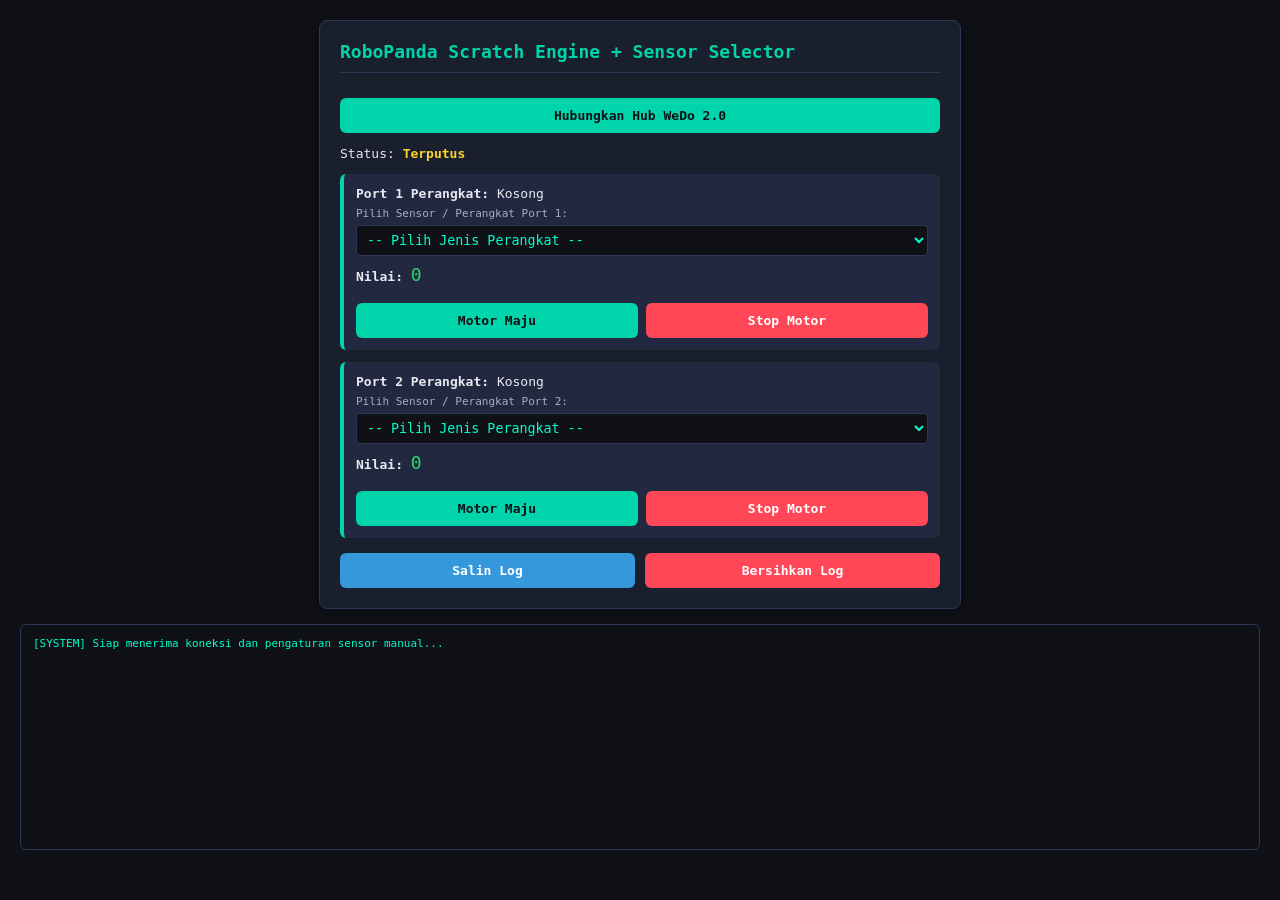
<file: wdo-test2.html>
<!DOCTYPE html>
<html lang="id">
<head>
    <meta charset="UTF-8">
    <meta name="viewport" content="width=device-width, initial-scale=1.0">
    <title>RoboPanda - Scratch Engine with Sensor Selector</title>
    <style>
        body { font-family: monospace; background: #0f1117; color: #e8eaf0; margin: 0; padding: 20px; }
        .card { background: #1a1f2e; border: 1px solid #2e3555; border-radius: 8px; padding: 20px; max-width: 600px; margin: 0 auto; box-shadow: 0 4px 12px rgba(0,0,0,0.4); }
        h2 { margin-top: 0; color: #00d4aa; font-size: 18px; border-bottom: 1px solid #2e3555; padding-bottom: 10px; }
        button { background: #00d4aa; color: #0f1117; border: none; padding: 10px 16px; border-radius: 6px; cursor: pointer; font-weight: bold; width: 100%; margin-top: 10px; font-family: monospace; font-size: 13px; }
        button:hover { background: #00b38f; }
        .btn-stop { background: #ff4757; color: #fff; }
        .btn-stop:hover { background: #e03545; }
        .btn-secondary { background: #3498db; color: #fff; }
        .btn-secondary:hover { background: #2980b9; }
        .button-row { display: flex; gap: 10px; margin-top: 10px; }
        .button-row button { margin-top: 0; }
        .sensor-box { background: #222840; padding: 12px; margin-top: 12px; border-radius: 6px; border-left: 4px solid #00d4aa; }
        .log-box { background: #0f1117; color: #00ffcc; padding: 12px; border-radius: 6px; font-family: monospace; font-size: 11px; height: 200px; overflow-y: auto; margin-top: 15px; border: 1px solid #2e3555; }
        .status-val { font-weight: bold; color: #ffd32a; }
        select { background: #0f1117; color: #00ffcc; border: 1px solid #2e3555; padding: 6px; border-radius: 4px; font-family: monospace; width: 100%; margin-top: 5px; }
    </style>
</head>
<body>

    <div class="card">
        <h2>RoboPanda Scratch Engine + Sensor Selector</h2>
        <button id="btnConnect">Hubungkan Hub WeDo 2.0</button>
        <p>Status: <span id="statusText" class="status-val">Terputus</span></p>

        <div class="sensor-box">
            <strong>Port 1 Perangkat:</strong> <span id="port1Type">Kosong</span><br>
            <label style="font-size: 11px; color: #a4b0be; display: block; margin-top: 6px;">Pilih Sensor / Perangkat Port 1:</label>
            <select id="selectorPort1" onchange="manualSetSensor(1, this.value)">
                <option value="none">-- Pilih Jenis Perangkat --</option>
                <option value="motor">DC Motor</option>
                <option value="distance">Distance / IR Sensor</option>
                <option value="tilt">Tilt Sensor</option>
            </select>
            <div style="margin-top: 8px;">
                <strong>Nilai:</strong> <span id="port1Val" style="font-size: 18px; color: #2ed573;">0</span>
            </div>
            <div style="margin-top: 8px; display: flex; gap: 8px;">
                <button onclick="runScratchMotor(1, 100)">Motor Maju</button>
                <button class="btn-stop" onclick="runScratchMotor(1, 0)">Stop Motor</button>
            </div>
        </div>

        <div class="sensor-box">
            <strong>Port 2 Perangkat:</strong> <span id="port2Type">Kosong</span><br>
            <label style="font-size: 11px; color: #a4b0be; display: block; margin-top: 6px;">Pilih Sensor / Perangkat Port 2:</label>
            <select id="selectorPort2" onchange="manualSetSensor(2, this.value)">
                <option value="none">-- Pilih Jenis Perangkat --</option>
                <option value="motor">DC Motor</option>
                <option value="distance">Distance / IR Sensor</option>
                <option value="tilt">Tilt Sensor</option>
            </select>
            <div style="margin-top: 8px;">
                <strong>Nilai:</strong> <span id="port2Val" style="font-size: 18px; color: #2ed573;">0</span>
            </div>
            <div style="margin-top: 8px; display: flex; gap: 8px;">
                <button onclick="runScratchMotor(2, 100)">Motor Maju</button>
                <button class="btn-stop" onclick="runScratchMotor(2, 0)">Stop Motor</button>
            </div>
        </div>

        <div class="button-row" style="margin-top: 15px;">
            <button class="btn-secondary" onclick="copyLogs()">Salin Log</button>
            <button class="btn-stop" onclick="clearLogs()">Bersihkan Log</button>
        </div>
    </div>

    <div class="log-box" id="systemLog">
        [SYSTEM] Siap menerima koneksi dan pengaturan sensor manual...
    </div>

    <script>
        const BLEService = {
            DEVICE_SERVICE: '00001523-1212-efde-1523-785feabcd123',
            IO_SERVICE: '00004f0e-1212-efde-1523-785feabcd123'
        };

        const BLECharacteristic = {
            ATTACHED_IO: '00001527-1212-efde-1523-785feabcd123',
            LOW_VOLTAGE_ALERT: '00001528-1212-efde-1523-785feabcd123',
            INPUT_VALUES: '00001560-1212-efde-1523-785feabcd123',
            INPUT_COMMAND: '00001563-1212-efde-1523-785feabcd123',
            OUTPUT_COMMAND: '00001565-1212-efde-1523-785feabcd123'
        };

        const WeDo2Device = {
            MOTOR: 1,
            PIEZO: 22,
            LED: 23,
            TILT: 34,
            DISTANCE: 35
        };

        const WeDo2ConnectID = {
            LED: 6,
            PIEZO: 5
        };

        const WeDo2Command = {
            MOTOR_POWER: 1,
            PLAY_TONE: 2,
            STOP_TONE: 3,
            WRITE_RGB: 4
        };

        const WeDo2Mode = {
            TILT: 0,
            DISTANCE: 0,
            LED: 1
        };

        const WeDo2Unit = {
            TILT: 0,
            DISTANCE: 1,
            LED: 0
        };

        class WeDo2Motor {
            constructor (parent, index) {
                this._parent = parent;
                this._index = index;
                this._direction = 1;
                this._power = 100;
                this._isOn = false;
            }

            turnOn () {
                if (this._power === 0) return;
                const p = Math.max(0, Math.min(this._power, 100));
                let scaledPower = p === 0 ? 0 : 30 + (70 / (100 / p));
                
                const cmd = this._parent.generateOutputCommand(
                    this._index + 1,
                    WeDo2Command.MOTOR_POWER,
                    [Math.round(scaledPower * this._direction)]
                );
                this._parent.send(BLECharacteristic.OUTPUT_COMMAND, cmd);
                this._isOn = true;
            }

            turnOff (useLimiter = true) {
                const cmd = this._parent.generateOutputCommand(
                    this._index + 1,
                    WeDo2Command.MOTOR_POWER,
                    [0]
                );
                this._parent.send(BLECharacteristic.OUTPUT_COMMAND, cmd, useLimiter);
                this._isOn = false;
            }
        }

        class NativeWeDo2Engine {
            constructor () {
                this._ports = ['none', 'none'];
                this._motors = [null, null];
                this._sensors = { tiltX: 0, tiltY: 0, distance: 0 };
                this.bleDevice = null;
                this.bleServer = null;
                this.chars = {};
            }

            async connect () {
                logMessage("Memindai Hub WeDo 2.0...");
                this.bleDevice = await navigator.bluetooth.requestDevice({
                    filters: [{ services: [BLEService.DEVICE_SERVICE] }],
                    optionalServices: [BLEService.IO_SERVICE, 'battery_service', '0000180a-0000-1000-8000-00805f9b34fb']
                });

                this.bleDevice.addEventListener('gattserverdisconnected', () => {
                    logMessage("Hub terputus.", "error");
                    document.getElementById('statusText').innerText = "Terputus";
                    document.getElementById('statusText').style.color = "#ff4757";
                });

                logMessage("Menghubungkan ke GATT Server...");
                this.bleServer = await this.bleDevice.gatt.connect();

                const hubService = await this.bleServer.getPrimaryService(BLEService.DEVICE_SERVICE);
                let ioService;
                try {
                    ioService = await this.bleServer.getPrimaryService(BLEService.IO_SERVICE);
                } catch (e) {
                    ioService = hubService;
                }

                this.chars.attachedIo = await hubService.getCharacteristic(BLECharacteristic.ATTACHED_IO);
                this.chars.inputCommand = await ioService.getCharacteristic(BLECharacteristic.INPUT_COMMAND);
                this.chars.outputCommand = await ioService.getCharacteristic(BLECharacteristic.OUTPUT_COMMAND);
                this.chars.inputValues = await ioService.getCharacteristic(BLECharacteristic.INPUT_VALUES);

                await this.chars.attachedIo.startNotifications();
                this.chars.attachedIo.addEventListener('characteristicvaluechanged', (e) => {
                    this._onMessage(e.target.value);
                });

                await this.chars.inputValues.startNotifications();
                this.chars.inputValues.addEventListener('characteristicvaluechanged', (e) => {
                    this._onMessage(e.target.value);
                });

                document.getElementById('statusText').innerText = "Terhubung & Aktif";
                document.getElementById('statusText').style.color = "#2ed573";
                logMessage(`Berhasil terhubung penuh ke: ${this.bleDevice.name || 'WeDo Hub'}`, "packet");

                this.setLEDMode();
                this.setLED(0x0000FF);
            }

            setLED (inputRGB) {
                const rgb = [
                    (inputRGB >> 16) & 0xFF,
                    (inputRGB >> 8) & 0xFF,
                    inputRGB & 0xFF
                ];
                const cmd = this.generateOutputCommand(WeDo2ConnectID.LED, WeDo2Command.WRITE_RGB, rgb);
                this.send(BLECharacteristic.OUTPUT_COMMAND, cmd);
            }

            setLEDMode () {
                const cmd = this.generateInputCommand(WeDo2ConnectID.LED, WeDo2Device.LED, WeDo2Mode.LED, 0, WeDo2Unit.LED, false);
                this.send(BLECharacteristic.INPUT_COMMAND, cmd);
            }

            send (uuid, message) {
                if (!this.bleServer) return Promise.resolve();
                const dataArray = new Uint8Array(message);
                
                if (uuid === BLECharacteristic.INPUT_COMMAND && this.chars.inputCommand) {
                    return this.chars.inputCommand.writeValue(dataArray);
                } else if (uuid === BLECharacteristic.OUTPUT_COMMAND && this.chars.outputCommand) {
                    return this.chars.outputCommand.writeValue(dataArray);
                }
                return Promise.resolve();
            }

            generateOutputCommand (connectID, commandID, values = null) {
                let command = [connectID, commandID];
                if (values) {
                    command = command.concat(values.length).concat(values);
                }
                return command;
            }

            generateInputCommand (connectID, type, mode, delta, units, enableNotifications) {
                return [
                    1, 2, connectID, type, mode, delta, 0, 0, 0, units, enableNotifications ? 1 : 0
                ];
            }

            _onMessage (dataView) {
                const data = new Uint8Array(dataView.buffer);
                
                switch (data[0]) {
                case 1:
                case 2: {
                    const connectID = data[0];
                    if (data[1] === 0) {
                        this._clearPort(connectID);
                    } else {
                        this._registerSensorOrMotor(connectID, data[3]);
                    }
                    break;
                }
                default: {
                    const connectID = data[1];
                    const type = this._ports[connectID - 1];
                    if (type === WeDo2Device.DISTANCE) {
                        this._sensors.distance = data[2];
                        document.getElementById(`port${connectID}Val`).innerText = data[2];
                    }
                    if (type === WeDo2Device.TILT) {
                        this._sensors.tiltX = data[2];
                        this._sensors.tiltY = data[3];
                        document.getElementById(`port${connectID}Val`).innerText = `X:${data[2]}, Y:${data[3]}`;
                    }
                    break;
                }
                }
            }

            _registerSensorOrMotor (connectID, type) {
                this._ports[connectID - 1] = type;
                let typeName = `TypeID (${type})`;
                let selectVal = 'none';

                if (type === WeDo2Device.MOTOR) {
                    typeName = "DC Motor";
                    selectVal = 'motor';
                    this._motors[connectID - 1] = new WeDo2Motor(this, connectID - 1);
                } else if (type === WeDo2Device.DISTANCE) {
                    typeName = "Distance / IR Sensor";
                    selectVal = 'distance';
                    const cmd = this.generateInputCommand(connectID, type, WeDo2Mode.DISTANCE, 1, WeDo2Unit.DISTANCE, true);
                    this.send(BLECharacteristic.INPUT_COMMAND, cmd);
                } else if (type === WeDo2Device.TILT) {
                    typeName = "Tilt Sensor";
                    selectVal = 'tilt';
                    const cmd = this.generateInputCommand(connectID, type, WeDo2Mode.TILT, 1, WeDo2Unit.TILT, true);
                    this.send(BLECharacteristic.INPUT_COMMAND, cmd);
                }

                document.getElementById(`port${connectID}Type`).innerText = typeName;
                document.getElementById(`selectorPort${connectID}`).value = selectVal;
                logMessage(`[PORT AUTO] Port ${connectID} terdaftar: ${typeName}`, "packet");
            }

            _clearPort (connectID) {
                this._ports[connectID - 1] = 'none';
                this._motors[connectID - 1] = null;
                document.getElementById(`port${connectID}Type`).innerText = "Kosong";
                document.getElementById(`port${connectID}Val`).innerText = "0";
                document.getElementById(`selectorPort${connectID}`).value = 'none';
                logMessage(`[PORT AUTO] Port ${connectID} dicabut`, "warn");
            }

            motor (index) {
                return this._motors[index];
            }
        }

        const scratchEngine = new NativeWeDo2Engine();

        document.getElementById('btnConnect').addEventListener('click', async () => {
            try {
                await scratchEngine.connect();
            } catch (err) {
                logMessage(`Koneksi Gagal: ${err.message}`, "error");
            }
        });

        // Fungsi Selector Manual untuk Memaksa Registrasi Sensor
        function manualSetSensor (portNum, sensorType) {
            if (!scratchEngine.bleServer) {
                alert("Hub belum terhubung!");
                document.getElementById(`selectorPort${portNum}`).value = 'none';
                return;
            }

            let typeID = 0;
            if (sensorType === 'motor') typeID = WeDo2Device.MOTOR;
            else if (sensorType === 'distance') typeID = WeDo2Device.DISTANCE;
            else if (sensorType === 'tilt') typeID = WeDo2Device.TILT;

            if (sensorType === 'none') {
                scratchEngine._clearPort(portNum);
                logMessage(`[MANUAL] Port ${portNum} dikosongkan.`, "warn");
                return;
            }

            logMessage(`[MANUAL] Memaksa konfigurasi Port ${portNum} sebagai ${sensorType}...`, "warn");
            scratchEngine._registerSensorOrMotor(portNum, typeID);

            // Jika tipe sensor, kirim ulang sinyal start notifikasi format input standar Scratch
            if (typeID === WeDo2Device.DISTANCE || typeID === WeDo2Device.TILT) {
                const mode = typeID === WeDo2Device.DISTANCE ? WeDo2Mode.DISTANCE : WeDo2Mode.TILT;
                const unit = typeID === WeDo2Device.DISTANCE ? WeDo2Unit.DISTANCE : WeDo2Unit.TILT;
                const cmd = scratchEngine.generateInputCommand(portNum, typeID, mode, 1, unit, true);
                scratchEngine.send(BLECharacteristic.INPUT_COMMAND, cmd);
            }
        }

        function runScratchMotor (portNum, powerVal) {
            const motorInst = scratchEngine.motor(portNum - 1);
            if (motorInst) {
                motorInst._power = powerVal;
                if (powerVal > 0) {
                    motorInst.turnOn();
                } else {
                    motorInst.turnOff();
                }
                logMessage(`Motor Port ${portNum} dijalankan: ${powerVal}%`, "packet");
            } else {
                alert(`Port ${portNum} belum diatur sebagai DC Motor! Silakan pilih DC Motor pada selector.`);
            }
        }

        function logMessage(msg, type = 'info') {
            const box = document.getElementById('systemLog');
            let color = '#00ffcc';
            if (type === 'warn') color = '#ffd32a';
            if (type === 'error') color = '#ff4757';
            if (type === 'packet') color = '#2ed573';
            box.innerHTML += `<br><span style="color:${color}">[${new Date().toLocaleTimeString()}] ${msg}</span>`;
            box.scrollTop = box.scrollHeight;
        }

        function clearLogs() {
            document.getElementById('systemLog').innerHTML = '[SYSTEM] Log dibersihkan.';
        }

        function copyLogs() {
            const box = document.getElementById('systemLog');
            navigator.clipboard.writeText(box.innerText || box.textContent).then(() => {
                logMessage("Log berhasil disalin ke clipboard!", "packet");
            });
        }
    </script>
</body>
</html>
</file>
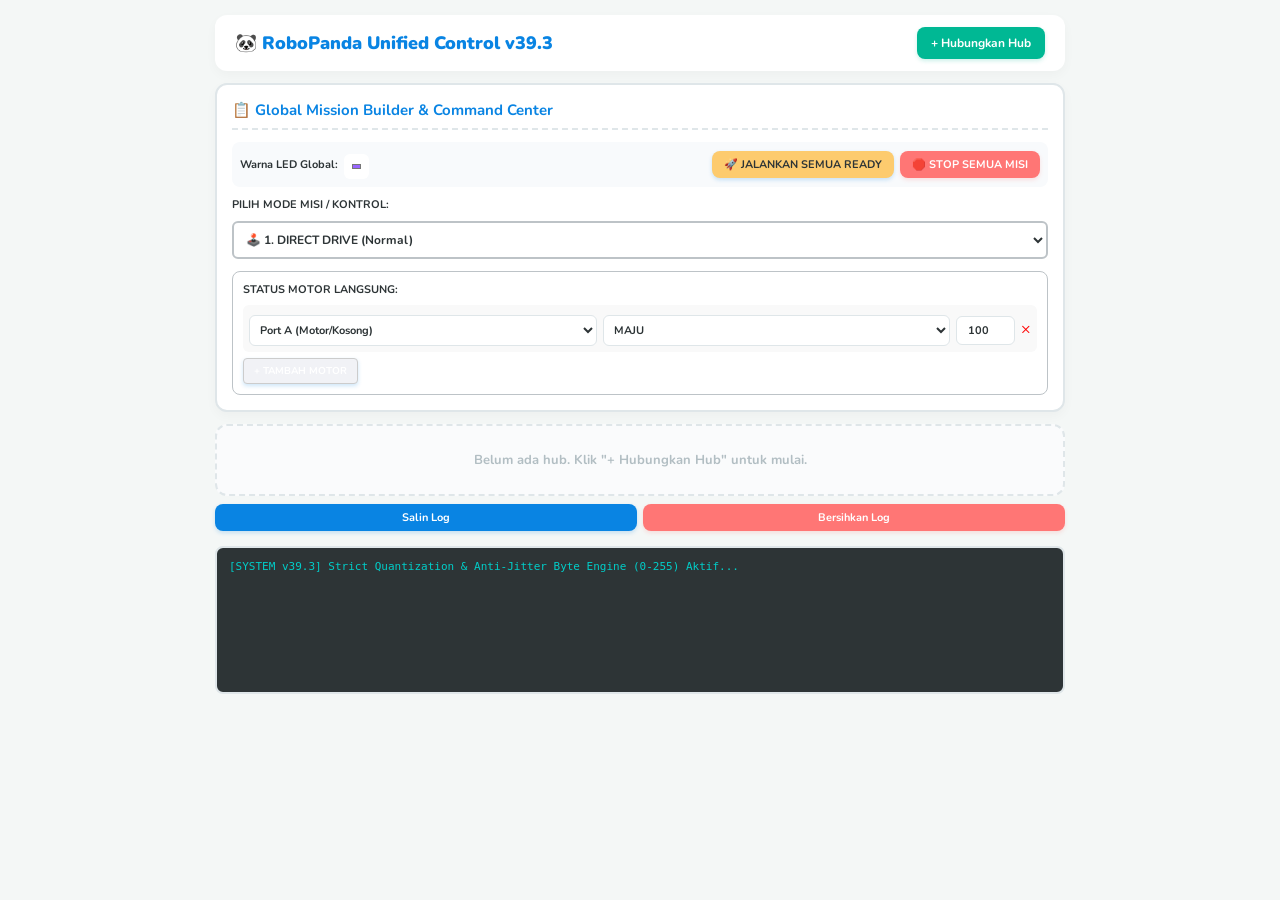
<file: wedo.html>
<!-- Code Version: v39.3-Pro-Industrial-AntiJitter-Tilt-Engine -->
<!DOCTYPE html>
<html lang="id">
<head>
    <meta charset="UTF-8">
    <meta name="viewport" content="width=device-width, initial-scale=1.0">
    <title>RoboPanda - Ultimate Unified Mission Engine v39.3 🐼</title>
    <style>
        @import url('https://fonts.googleapis.com/css2?family=Nunito:wght@400;700;900&display=swap');
        
        :root {
            --bg-main: #f4f7f6;
            --bg-card: #ffffff;
            --text-main: #2d3436;
            --accent-blue: #0984e3;
            --accent-green: #00b894;
            --accent-red: #ff7675;
            --accent-yellow: #fdcb6e;
            --border-soft: #dfe6e9;
        }

        body { font-family: 'Nunito', sans-serif; background: var(--bg-main); color: var(--text-main); margin: 0; padding: 15px; }
        .wrapper { max-width: 850px; margin: 0 auto; }
        
        .top-actions { display: flex; justify-content: space-between; align-items: center; margin-bottom: 12px; background: var(--bg-card); padding: 12px 20px; border-radius: 12px; box-shadow: 0 4px 12px rgba(0,0,0,0.03); }
        h1 { font-size: 18px; color: var(--accent-blue); margin: 0; font-weight: 900; }
        
        button { background: var(--accent-blue); color: #fff; border: none; padding: 8px 14px; border-radius: 8px; cursor: pointer; font-weight: bold; font-family: 'Nunito', sans-serif; font-size: 12px; transition: 0.2s; box-shadow: 0 2px 4px rgba(9, 132, 227, 0.2); }
        button:hover { transform: translateY(-1px); box-shadow: 0 4px 8px rgba(9, 132, 227, 0.3); }
        button:disabled { opacity: 0.4; cursor: not-allowed; }
        
        .btn-green { background: var(--accent-green); box-shadow: 0 2px 4px rgba(0, 184, 148, 0.2); }
        .btn-green:hover { background: #00a885; }
        .btn-red { background: var(--accent-red); box-shadow: 0 2px 4px rgba(255, 118, 117, 0.2); }
        .btn-red:hover { background: #e86362; }
        .btn-warning { background: var(--accent-yellow); color: #2d3436; }
        .btn-primary { background: var(--accent-blue); }

        .card { background: var(--bg-card); border: 2px solid var(--border-soft); border-radius: 12px; padding: 15px; margin-bottom: 12px; box-shadow: 0 4px 12px rgba(0,0,0,0.03); }
        .card h2 { margin-top: 0; color: var(--accent-blue); font-size: 15px; border-bottom: 2px dashed var(--border-soft); padding-bottom: 8px; display: flex; justify-content: space-between; align-items: center; }
        
        .ports-grid { display: grid; grid-template-columns: 1fr 1fr; gap: 10px; margin-top: 8px; }
        .sensor-box { background: #f8fafc; padding: 10px; border-radius: 8px; border-left: 4px solid var(--accent-blue); font-size: 12px; }
        .status-val { font-weight: bold; color: var(--accent-yellow); }
        
        select, input { background: #fff; color: var(--text-main); border: 1.5px solid var(--border-soft); padding: 6px; border-radius: 6px; font-family: 'Nunito', sans-serif; font-weight: bold; font-size: 11px; width: 100%; margin-top: 4px; }
        select:focus, input:focus { outline: none; border-color: var(--accent-blue); }
        
        .button-row { display: flex; gap: 6px; margin-top: 8px; }
        .button-row button { flex: 1; padding: 6px; font-size: 11px; margin: 0; }
        
        .log-box { background: #2d3436; color: #00cec9; padding: 12px; border-radius: 8px; font-family: monospace; font-size: 11px; height: 120px; overflow-y: auto; margin-top: 15px; border: 2px solid var(--border-soft); }
        .empty-state { color: #b2bec3; text-align: center; padding: 25px; border: 2px dashed var(--border-soft); border-radius: 12px; font-weight: bold; font-size: 13px; background: #fafbfc; }
    </style>
</head>
<body>

<div class="wrapper">
    <div class="top-actions">
        <h1>🐼 RoboPanda Unified Control v39.3</h1>
        <button class="btn-green" id="btnConnect">+ Hubungkan Hub</button>
    </div>

    <!-- PANEL PUSAT KONTROL MISI -->
    <div class="card">
        <h2>📋 Global Mission Builder & Command Center</h2>
        <div style="display:flex; justify-content:space-between; align-items:center; margin-bottom:10px; padding:8px; background:#f8fafc; border-radius:8px;">
            <div style="font-size:11px; font-weight:bold; display:flex; gap:6px; align-items:center;">
                <span>Warna LED Global:</span>
                <input type="color" id="global-color" value="#9966FF" style="width:25px; height:25px; border:none; cursor:pointer;" onchange="setGlobalColor()">
            </div>
            <div style="display:flex; gap:6px;">
                <button class="btn-warning" style="padding:6px 12px; font-size:11px;" onclick="broadcastMission()">🚀 JALANKAN SEMUA READY</button>
                <button class="btn-red" style="padding:6px 12px; font-size:11px;" onclick="stopAllMissions()">🛑 STOP SEMUA MISI</button>
            </div>
        </div>
        <div id="mission-builder-container"></div>
    </div>

    <!-- CONTAINER KARTU ROBOT/HUB -->
    <div id="hubsContainer">
        <div class="empty-state" id="emptyState">Belum ada hub. Klik "+ Hubungkan Hub" untuk mulai.</div>
    </div>

    <div class="button-row">
        <button class="btn-primary" onclick="copyLogs()">Salin Log</button>
        <button class="btn-red" onclick="clearLogs()">Bersihkan Log</button>
    </div>
    <div class="log-box" id="systemLog">[SYSTEM v39.3] Strict Quantization & Anti-Jitter Byte Engine (0-255) Aktif...</div>
</div>

<script>
    window.AppState = { robots: [] };

    window.GlobalMission = {
        type: 'm1',
        m2Loop: false,
        m3TriggerPort: 'A',
        m4TriggerPort: 'A',
        m5TriggerPort: 'A',
        m5SensorType: 'distance',
        m5Operator: '<',
        m5TriggerVal: 5,
        isExecuting: false,
        defaultActions: [{ port: 'A', direction: 1, speed: 100 }],
        rows: [
            { 
                time: 2, 
                sensorPort: 'A', 
                sensorType: 'distance', 
                operator: '<', 
                threshold: 5, 
                actions: [{ port: 'A', direction: 1, speed: 100 }],
                steps: [{ time: 2, actions: [{ port: 'A', direction: 1, speed: 100 }] }] 
            }
        ],
        states: [
            { actions: [{ port: 'A', direction: 1, speed: 100 }] },
            { actions: [{ port: 'A', direction: 0, speed: 0 }] }
        ]
    };

    const BLEService = {
        DEVICE_SERVICE: '00001523-1212-efde-1523-785feabcd123',
        IO_SERVICE: '00004f0e-1212-efde-1523-785feabcd123'
    };

    const BLECharacteristic = {
        ATTACHED_IO: '00001527-1212-efde-1523-785feabcd123',
        INPUT_VALUES: '00001560-1212-efde-1523-785feabcd123',
        INPUT_COMMAND: '00001563-1212-efde-1523-785feabcd123',
        OUTPUT_COMMAND: '00001565-1212-efde-1523-785feabcd123',
        BUTTON_STATE: '00001526-1212-efde-1523-785feabcd123'
    };

    const WeDo2Device = { MOTOR: 1, TILT: 34, DISTANCE: 35, LED: 23 };
    const WeDo2ConnectID = { LED: 6 };
    const WeDo2Command = { MOTOR_POWER: 1, WRITE_RGB: 4 };
    const WeDo2Mode = { TILT: 0, DISTANCE: 0, LED: 1 };
    const WeDo2Unit = { TILT: 0, DISTANCE: 1, LED: 0 };

    window.getPlayableEntities = function() {
        return AppState.robots.map(r => ({ id: r.id, name: r.name, hub1: r.id, hub2: null }));
    };

    window.hexToRgb = function(hex) {
        var result = /^#?([a-f\d]{2})([a-f\d]{2})([a-f\d]{2})$/i.exec(hex);
        if (result) {
            return { r: parseInt(result[1], 16), g: parseInt(result[2], 16), b: parseInt(result[3], 16) };
        }
        return { r: 153, g: 102, b: 255 };
    };

    // INDUSTRIAL QUANTIZER & ANTI-JITTER ENGINE UNTUK RENTANG 0-255 (TILT WEEDO 2.0)
    // Menangani 2 sumbu: data byte pertama (data[2]) & kedua (data[3]) jika dikirim bersamaan, atau dipetakan dari titik tengah 128.
    function snapTiltValue(rawX, rawY) {
        const CENTER = 0;
        const DEAD_ZONE = 30; // Toleransi deadband agar tidak jitter di posisi datar

        const deltaX = (rawX !== undefined ? rawX : CENTER) - CENTER;
        const deltaY = (rawY !== undefined ? rawY : CENTER) - CENTER;

        // 1. Jika perubahan dari titik tengah masih dalam area toleransi, return 0 (Netral)
        if (Math.abs(deltaX) <= DEAD_ZONE && Math.abs(deltaY) <= DEAD_ZONE) {
            return 0; 
        }

        // 2. Bandingkan komponen penyimpangan terbesar (sumbu dominan)
        if (Math.abs(deltaX) > Math.abs(deltaY)) {
            // Sumbu X: Kanan (5) atau Kiri (9)
            return deltaX > 0 ? 5 : 9;
        } else {
            // Sumbu Y: Depan (3) atau Belakang (7)
            return deltaY > 0 ? 3 : 7;
        }
    }

    window.getSensorVal = function(hubId, portChar, sType) {
        var pNum = (portChar === 'A' || portChar === 'C') ? 1 : 2;
        var div = document.getElementById('port' + pNum + 'Val-' + hubId.replace('hub_', ''));
        
        if (!div || div.innerText === '--' || div.innerText.trim() === '') {
            return sType === 'distance' ? 10 : 0;
        }
        var val = parseFloat(div.innerText);
        if (isNaN(val)) return sType === 'distance' ? 10 : 0;

        if (sType === 'distance') {
            if (val > 10) val = 10;
            if (val < 0) val = 0;
        }
        return val;
    };

    class NativeWeDo2Engine {
        constructor (hubIndex) {
            this.hubIndex = hubIndex;
            this.id = 'hub_' + hubIndex;
            this.name = 'WeDo Hub ' + (hubIndex + 1);
            this._ports = ['none', 'none'];
            this._motors = [null, null];
            this.sensorValues = { 1: 0, 2: 0 };
            this.lastSentPower = { 1: null, 2: null };
            this.bleDevice = null;
            this.bleServer = null;
            this.chars = {};
            this.isReady = false;
            this.runner = new ProgramRunner(this.id, this);

            AppState.robots.push({
                id: this.id,
                name: this.name,
                hub1: this.id,
                portMap: { 1: 0, 2: 0 },
                sensorValues: this.sensorValues,
                isReady: false,
                isRunning: false
            });
        }

        async connect () {
            logMessage('Memindai Hub WeDo 2.0...');
            this.bleDevice = await navigator.bluetooth.requestDevice({
                filters: [{ services: [BLEService.DEVICE_SERVICE] }],
                optionalServices: [BLEService.IO_SERVICE, 'battery_service', '0000180a-0000-1000-8000-00805f9b34fb']
            });

            this.bleDevice.addEventListener('gattserverdisconnected', () => {
                logMessage('Hub ' + (this.hubIndex + 1) + ' terputus.', 'error');
                this.runner.stop();
                const card = document.getElementById('hubCard-' + this.hubIndex);
                if (card) card.remove();
                AppState.robots = AppState.robots.filter(r => r.id !== this.id);
                refreshEmptyState();
                renderMissionUI();
                this.bleServer = null;
            });

            this.bleServer = await this.bleDevice.gatt.connect();
            const hubService = await this.bleServer.getPrimaryService(BLEService.DEVICE_SERVICE);
            let ioService;
            try {
                ioService = await this.bleServer.getPrimaryService(BLEService.IO_SERVICE);
            } catch (e) {
                ioService = hubService;
            }

            this.chars.attachedIo = await hubService.getCharacteristic(BLECharacteristic.ATTACHED_IO);
            this.chars.inputCommand = await ioService.getCharacteristic(BLECharacteristic.INPUT_COMMAND);
            this.chars.outputCommand = await ioService.getCharacteristic(BLECharacteristic.OUTPUT_COMMAND);
            this.chars.inputValues = await ioService.getCharacteristic(BLECharacteristic.INPUT_VALUES);

            try {
                this.chars.button = await hubService.getCharacteristic(BLECharacteristic.BUTTON_STATE);
                await this.chars.button.startNotifications();
                this.chars.button.addEventListener('characteristicvaluechanged', (e) => {
                    if (e.target.value.getUint8(0) === 1) {
                        logMessage('[FISIK] Tombol Hub ' + (this.hubIndex + 1) + ' ditekan!', 'packet');
                        if (this.runner.isRunning) {
                            this.runner.stop();
                        } else {
                            this.runner.start();
                        }
                    }
                });
            } catch (e) {
                logMessage('Hub ' + (this.hubIndex + 1) + ' tidak mendukung tombol fisik.', 'warn');
            }

            await this.chars.attachedIo.startNotifications();
            this.chars.attachedIo.addEventListener('characteristicvaluechanged', (e) => this._onMessage(e.target.value));

            await this.chars.inputValues.startNotifications();
            this.chars.inputValues.addEventListener('characteristicvaluechanged', (e) => this._onMessage(e.target.value));

            setStatus(this.hubIndex, 'Terhubung & Aktif', '#00b894');
            const nameEl = document.getElementById('hubName-' + this.hubIndex);
            if (nameEl) nameEl.innerText = this.bleDevice.name || ('WeDo Hub ' + (this.hubIndex + 1));
            logMessage('Berhasil terhubung penuh ke: ' + (this.bleDevice.name || 'WeDo Hub'), 'packet');

            this.setLEDMode();
            this.setRGB(9, 132, 227);
            renderMissionUI();
        }

        setRGB (r, g, b) {
            const cmd = [WeDo2ConnectID.LED, WeDo2Command.WRITE_RGB, 3, r, g, b];
            this.send(BLECharacteristic.OUTPUT_COMMAND, cmd);
        }

        setLEDMode () {
            const cmd = [1, 2, WeDo2ConnectID.LED, WeDo2Device.LED, WeDo2Mode.LED, 0, 0, 0, 0, WeDo2Unit.LED, 0];
            this.send(BLECharacteristic.INPUT_COMMAND, cmd);
        }

        send (uuid, message) {
            if (!this.bleServer) return Promise.resolve();
            const dataArray = new Uint8Array(message);
            if (uuid === BLECharacteristic.INPUT_COMMAND && this.chars.inputCommand) {
                return this.chars.inputCommand.writeValue(dataArray);
            } else if (uuid === BLECharacteristic.OUTPUT_COMMAND && this.chars.outputCommand) {
                return this.chars.outputCommand.writeValue(dataArray);
            }
            return Promise.resolve();
        }

        _onMessage (dataView) {
            const data = new Uint8Array(dataView.buffer);
            if (data.length >= 4 && (data[0] === 1 || data[0] === 2)) {
                const connectID = data[0];
                if (data[1] === 0) {
                    this._clearPort(connectID);
                } else {
                    this._registerSensorOrMotor(connectID, data[3]);
                }
            } else {
                const connectID = data[1];
                const type = this._ports[connectID - 1];
                const valEl = document.getElementById('port' + connectID + 'Val-' + this.hubIndex);
                
                if (type === WeDo2Device.DISTANCE) {
                    this.sensorValues[connectID] = data[2];
                    if (valEl) valEl.innerText = data[2];
                } else if (type === WeDo2Device.TILT) {
                    // Menerima data byte mentah 0-255 untuk sumbu X (data[2]) dan Y (data[3] jika tersedia)
                    const rawX = data[2];
                    const rawY = data.length > 3 ? data[3] : 128;
                    const filteredTilt = snapTiltValue(rawX, rawY);
                    
                    this.sensorValues[connectID] = filteredTilt;
                    if (valEl) valEl.innerText = filteredTilt;
                }
            }
            renderMissionUI();
        }

        _registerSensorOrMotor (connectID, type) {
            this._ports[connectID - 1] = type;
            let typeName = 'TypeID (' + type + ')';
            const robotObj = AppState.robots.find(r => r.id === this.id);
            if (robotObj) robotObj.portMap[connectID] = type;

            if (type === WeDo2Device.MOTOR) {
                typeName = 'DC Motor';
                this._motors[connectID - 1] = {
                    setPower: (p) => {
                        if (this.lastSentPower[connectID] === p) return;
                        this.lastSentPower[connectID] = p;

                        const scaled = p === 0 ? 0 : Math.round(30 + (70 / (100 / Math.abs(p)))) * (p < 0 ? -1 : 1);
                        const cmd = [connectID, WeDo2Command.MOTOR_POWER, 1, scaled];
                        this.send(BLECharacteristic.OUTPUT_COMMAND, cmd).catch(err => {});
                    }
                };
            } else if (type === WeDo2Device.DISTANCE) {
                typeName = 'Distance Sensor';
                const cmd = [1, 2, connectID, type, WeDo2Mode.DISTANCE, 1, 0, 0, 0, WeDo2Unit.DISTANCE, 1];
                this.send(BLECharacteristic.INPUT_COMMAND, cmd);
            } else if (type === WeDo2Device.TILT) {
                typeName = 'Tilt Sensor';
                const cmd = [1, 2, connectID, type, WeDo2Mode.TILT, 1, 0, 0, 0, WeDo2Unit.TILT, 1];
                this.send(BLECharacteristic.INPUT_COMMAND, cmd);
            }

            const typeEl = document.getElementById('port' + connectID + 'Type-' + this.hubIndex);
            if (typeEl) typeEl.innerText = typeName;
            renderMissionUI();
        }

        _clearPort (connectID) {
            this._ports[connectID - 1] = 'none';
            this._motors[connectID - 1] = null;
            this.lastSentPower[connectID] = null;
            const robotObj = AppState.robots.find(r => r.id === this.id);
            if (robotObj) robotObj.portMap[connectID] = 0;
            const typeEl = document.getElementById('port' + connectID + 'Type-' + this.hubIndex);
            if (typeEl) typeEl.innerText = 'Kosong';
            renderMissionUI();
        }
    }

    const engines = [];

    window.setMotor = function(hubId, portNum, speed) {
        const eng = engines.find(e => e && e.id === hubId);
        if (eng && eng._motors[portNum - 1]) {
            eng._motors[portNum - 1].setPower(speed);
        }
    };

    window.setRGB = async function(hubId, r, g, b) {
        const eng = engines.find(e => e && e.id === hubId);
        if (eng) eng.setRGB(r, g, b);
    };

    window.setGlobalColor = async function() {
        const colorInput = document.getElementById('global-color');
        if (!colorInput) return;
        var rgb = hexToRgb(colorInput.value);
        for (var i = 0; i < AppState.robots.length; i++) {
            var r = AppState.robots[i];
            await setRGB(r.id, rgb.r, rgb.g, rgb.b);
        }
    };

    function hubCardHtml (idx) {
        return '' +
        '<div class="card" id="hubCard-' + idx + '">' +
            '<div style="display:flex; justify-content:space-between; align-items:center;">' +
                '<h2 id="hubName-' + idx + '" style="border:none; padding:0; margin:0;">WeDo Hub ' + (idx + 1) + '</h2>' +
                '<div style="display:flex; gap:6px;">' +
                    '<button class="btn-green" id="readyBtn-' + idx + '" style="padding:4px 8px; font-size:10px;" onclick="toggleReady(' + idx + ')">SET READY</button>' +
                    '<button class="btn-red" style="padding:4px 10px; font-size:11px;" onclick="disconnectHub(' + idx + ')">Putus</button>' +
                '</div>' +
            '</div>' +
            '<p style="font-size:12px; margin:6px 0;">Status: <span id="statusText-' + idx + '" class="status-val" style="color:#0984e3;">Menyambung…</span> | <span id="status-hub_' + idx + '" style="font-weight:bold; color:#d35400;">STATUS: IDLE</span></p>' +
            '<div id="stateIndicator-hub_' + idx + '" style="font-size:11px; font-weight:bold; color:#2980b9; background:#ebf5fb; padding:4px 8px; border-radius:6px; margin-bottom:6px; display:none;">📍 STATE AKTIF: [ 1 ]</div>' +
            
            '<div class="ports-grid">' +
                portBoxHtml(idx, 1) +
                portBoxHtml(idx, 2) +
            '</div>' +

            '<div class="button-row" style="margin-top:10px;">' +
                '<button class="btn-green" onclick="engines[' + idx + '].runner.start()">▶ START MISI</button>' +
                '<button class="btn-red" onclick="engines[' + idx + '].runner.stop()">⏹ STOP MISI</button>' +
            '</div>' +
        '</div>';
    }

    function portBoxHtml (idx, portNum) {
        return '' +
        '<div class="sensor-box">' +
            '<div style="display:flex; justify-content:space-between; align-items:center;">' +
                '<strong>Port ' + portNum + ':</strong>' +
                '<span id="port' + portNum + 'Type-' + idx + '" style="color:#0984e3; font-weight:bold; font-size:11px;">Kosong</span>' +
            '</div>' +
            '<div style="margin-top: 4px; font-size:11px;">Nilai: <span id="port' + portNum + 'Val-' + idx + '" style="color: #00b894; font-weight:900;">0</span></div>' +
            '<div class="button-row">' +
                '<button class="btn-green" onclick="directDriveManual(' + idx + ',' + portNum + ',100)">Maju</button>' +
                '<button class="btn-green" onclick="directDriveManual(' + idx + ',' + portNum + ',-100)">Mundur</button>' +
                '<button class="btn-red" onclick="directDriveManual(' + idx + ',' + portNum + ',0)">Stop</button>' +
            '</div>' +
        '</div>';
    }

    window.toggleReady = function(idx) {
        var eng = engines[idx];
        if (!eng) return;
        eng.isReady = !eng.isReady;
        var robotObj = AppState.robots.find(r => r.id === eng.id);
        if (robotObj) robotObj.isReady = eng.isReady;
        var btn = document.getElementById('readyBtn-' + idx);
        if (btn) {
            btn.innerText = eng.isReady ? 'READY 🟢' : 'SET READY';
            btn.style.background = eng.isReady ? '#00b894' : '#0984e3';
        }
    };

    window.broadcastMission = function() {
        GlobalMission.isExecuting = !GlobalMission.isExecuting;
        engines.forEach(eng => {
            if (eng) {
                if (GlobalMission.isExecuting && eng.isReady) {
                    eng.runner.start();
                } else if (!GlobalMission.isExecuting) {
                    eng.runner.stop();
                }
            }
        });
        renderMissionUI();
    };

    window.stopAllMissions = async function() {
        GlobalMission.isExecuting = false;
        engines.forEach(eng => {
            if (eng) eng.runner.stop();
        });
        renderMissionUI();
    };

    function directDriveManual(hubIdx, portNum, speed) {
        setMotor('hub_' + hubIdx, portNum, speed);
    }

    function setStatus (idx, text, color) {
        const el = document.getElementById('statusText-' + idx);
        if (el) { el.innerText = text; el.style.color = color; }
    }

    document.getElementById('btnConnect').addEventListener('click', async () => {
        const emptyState = document.getElementById('emptyState');
        if (emptyState) emptyState.remove();

        const idx = engines.length;
        document.getElementById('hubsContainer').insertAdjacentHTML('beforeend', hubCardHtml(idx));

        const engine = new NativeWeDo2Engine(idx);
        engines.push(engine);

        try {
            await engine.connect();
        } catch (err) {
            logMessage('Koneksi Hub ' + (idx + 1) + ' Gagal: ' + err.message, 'error');
            engines[idx] = null;
            const card = document.getElementById('hubCard-' + idx);
            if (card) card.remove();
            refreshEmptyState();
        }
    });

    function disconnectHub (idx) {
        if (engines[idx]) engines[idx].runner.stop();
        const engine = engines[idx];
        if (engine && engine.bleDevice && engine.bleDevice.gatt.connected) {
            engine.bleDevice.gatt.disconnect();
        }
    }

    function refreshEmptyState () {
        const container = document.getElementById('hubsContainer');
        if (container.children.length === 0 && !document.getElementById('emptyState')) {
            container.insertAdjacentHTML('beforeend', '<div class="empty-state" id="emptyState">Belum ada hub. Klik "+ Hubungkan Hub" untuk mulai.</div>');
        }
    }

    function getPortOptions(selected, filterType = null) {
        var ports = [
            { id: 'A', name: 'Port A', num: 1 },
            { id: 'B', name: 'Port B', num: 2 },
            { id: 'C', name: 'Port C (Hub 2)', num: 1 },
            { id: 'D', name: 'Port D (Hub 2)', num: 2 }
        ];
        
        var html = '';
        for (var i = 0; i < ports.length; i++) {
            var p = ports[i];
            var isDisabled = false;
            var labelSuffix = '';

            if (filterType === 'sensor') {
                var sType = getAutoSensorType(p.id);
                if (sType === 'motor' || sType === 'none') {
                    isDisabled = true;
                    labelSuffix = ' (Bukan Sensor)';
                } else {
                    labelSuffix = ' (' + sType.toUpperCase() + ')';
                }
            } else if (filterType === 'motor') {
                var sType = getAutoSensorType(p.id);
                if (sType === 'distance' || sType === 'tilt') {
                    isDisabled = true;
                    labelSuffix = ' (Terpasang Sensor)';
                } else {
                    labelSuffix = ' (Motor/Kosong)';
                }
            }

            html += '<option value="' + p.id + '" ' + (selected === p.id ? 'selected' : '') + (isDisabled ? ' disabled style="color:#b2bec3;"' : '') + '>' + p.name + labelSuffix + '</option>';
        }
        return html;
    }

    function getIrSelectorOptions(sel) {
        var opts = '';
        for (var i = 0; i <= 100; i+=10) {
            opts += '<option value="' + i + '" ' + (sel === i ? 'selected' : '') + '>Jarak: ' + i + '</option>';
        }
        return opts;
    }

    function getTiltSelectorOptions(sel) {
        var tiltVals = [
            { val: 0, label: '0 - Datar (Netral)' },
            { val: 3, label: '3 - Miring Belakang' },
            { val: 5, label: '5 - Miring Depan' },
            { val: 7, label: '7 - Miring Kanan' },
            { val: 9, label: '9 - Miring Kiri' }
        ];
        var opts = '';
        for (var i = 0; i < tiltVals.length; i++) {
            opts += '<option value="' + tiltVals[i].val + '" ' + (sel === tiltVals[i].val ? 'selected' : '') + '>' + tiltVals[i].label + '</option>';
        }
        return opts;
    }

    window.getAutoSensorType = function(portChar) {
        var pNum = (portChar === 'A' || portChar === 'C') ? 1 : 2;
        var entities = getPlayableEntities();
        for (var i = 0; i < entities.length; i++) {
            var ent = entities[i];
            var hId = ent.hub1;
            if (hId) {
                var r = AppState.robots.find(function(x) { return x.id === hId; });
                if (r && r.portMap && r.portMap[pNum]) {
                    var typeId = r.portMap[pNum];
                    if (typeId === WeDo2Device.TILT) return 'tilt';
                    if (typeId === WeDo2Device.DISTANCE) return 'distance';
                    if (typeId === WeDo2Device.MOTOR) return 'motor';
                }
            }
        }
        return 'none'; 
    };

    function resolveHardwarePort(ent, portChar) {
        var isHub2 = (portChar === 'C' || portChar === 'D');
        var hubId = isHub2 ? ent.hub2 : ent.hub1;
        var physPort = (portChar === 'A' || portChar === 'C') ? 1 : 2;
        return { hubId: hubId, port: physPort };
    }

    window.renderMissionUI = function() {
        var container = document.getElementById('mission-builder-container');
        if (!container) return;

        var html = '<div style="margin-bottom:12px;">';
        html += '<label style="font-size:11px; font-weight:bold; display:block; margin-bottom:5px;">PILIH MODE MISI / KONTROL:</label>';
        html += '<select id="global-type" style="width:100%; padding:8px; border-radius:6px; font-weight:bold; font-size:12px; border:2px solid #bdc3c7;" onchange="updateGlobalType()">';
        html += '<option value="m1" ' + (GlobalMission.type === 'm1' ? 'selected' : '') + '>🕹️ 1. DIRECT DRIVE (Normal)</option>';
        html += '<option value="m2" ' + (GlobalMission.type === 'm2' ? 'selected' : '') + '>⏱️ 2. TIMER SEQUENCE (Waktu & Loop)</option>';
        html += '<option value="m3" ' + (GlobalMission.type === 'm3' ? 'selected' : '') + '>🧠 3. IR/TILT SENSOR (Reaksi Berantai - Auto-Routing)</option>';
        html += '<option value="m4" ' + (GlobalMission.type === 'm4' ? 'selected' : '') + '>📐 4. TILT LATCH (Kunci Kondisi Anti-Jitter)</option>';
        html += '<option value="m5" ' + (GlobalMission.type === 'm5' ? 'selected' : '') + '>🔄 5. STATE COUNTER (Siklus Berputar Aktif)</option>';
        html += '<option value="remote" ' + (GlobalMission.type === 'remote' ? 'selected' : '') + '>🎮 6. TANK DRIVE REMOTE CONTROL</option>';
        html += '</select></div>';
        html += '<div id="mission-rows-container"></div>';

        container.innerHTML = html;
        refreshGlobalRows();
    };

    window.updateGlobalType = function() {
        var sel = document.getElementById('global-type');
        if (sel) {
            GlobalMission.type = sel.value;
            refreshGlobalRows();
        }
    };

    window.refreshGlobalRows = function() {
        var container = document.getElementById('mission-rows-container');
        if (!container) return;
        
        var genHtml = '';

        if (GlobalMission.type === 'm1') {
            var row = GlobalMission.rows[0];
            genHtml += '<div style="background:white; border:1px solid #bdc3c7; padding:10px; border-radius:8px;">';
            genHtml += '<div style="font-size:11px; font-weight:bold; margin-bottom:8px;">STATUS MOTOR LANGSUNG:</div>';
            for (var a = 0; a < row.actions.length; a++) {
                var act = row.actions[a];
                genHtml += '<div style="display:flex; gap:6px; align-items:center; margin-bottom:6px; padding:6px; background:#f9f9f9; border-radius:6px;">';
                genHtml += '<select onchange="updateActionVal(\'m1\', 0, ' + a + ', \'port\', this.value)">' + getPortOptions(act.port, 'motor') + '</select>';
                genHtml += '<select onchange="updateActionVal(\'m1\', 0, ' + a + ', \'direction\', parseInt(this.value))"><option value="1" ' + (act.direction === 1 ? 'selected' : '') + '>MAJU</option><option value="-1" ' + (act.direction === -1 ? 'selected' : '') + '>MUNDUR</option><option value="0" ' + (act.direction === 0 ? 'selected' : '') + '>STOP</option></select>';
                genHtml += '<input type="number" value="' + act.speed + '" style="width:45px; text-align:center;" oninput="updateActionVal(\'m1\', 0, ' + a + ', \'speed\', parseInt(this.value))">';
                genHtml += '<span onclick="removeActionFromRow(0,' + a + ')" style="cursor:pointer; color:red; margin-left:auto;">×</span></div>';
            }
            genHtml += '<button style="font-size:10px; padding:5px 10px; background:#f1f2f6; border:1px solid #ccc; border-radius:4px;" onclick="addActionToRow(0)">+ TAMBAH MOTOR</button></div>';
        }
        else if (GlobalMission.type === 'm2') {
            genHtml += '<div style="background:#eaf2f8; padding:8px 12px; border-radius:8px; margin-bottom:10px; border:1px solid #a9cce3; display:flex; align-items:center; justify-content:space-between;">';
            genHtml += '<span style="font-size:11px; font-weight:bold; color:#2471a3;">🔁 Opsi Eksekusi:</span>';
            genHtml += '<label style="font-size:11px; cursor:pointer; display:flex; align-items:center; gap:5px;">';
            genHtml += '<input type="checkbox" ' + (GlobalMission.m2Loop ? 'checked' : '') + ' onchange="GlobalMission.m2Loop = this.checked"> Ulangi Terus (Looping)';
            genHtml += '</label></div>';

            for (var gr = 0; gr < GlobalMission.rows.length; gr++) {
                var gRow = GlobalMission.rows[gr];
                genHtml += '<div style="background:white; border:1px solid #bdc3c7; padding:8px; margin-bottom:8px; border-radius:8px;">';
                genHtml += '<div style="display:flex; justify-content:space-between; align-items:center; margin-bottom:6px;">';
                genHtml += '<div style="font-size:11px; font-weight:bold;">LANGKAH ' + (gr + 1) + ' | Waktu: <input type="number" value="' + gRow.time + '" style="width:35px; font-size:10px;" oninput="updateActionVal(\'m2_time\', \'' + gr + '\', null, \'time\', parseFloat(this.value))"> s</div>';
                genHtml += '<button onclick="removeGlobalRow(' + gr + ')" style="background:none; border:none; color:red; font-size:10px; cursor:pointer;">🗑️ HAPUS</button></div>';
                
                for (var ga = 0; ga < gRow.actions.length; ga++) {
                    var gAct = gRow.actions[ga];
                    genHtml += '<div style="display:flex; gap:5px; align-items:center; margin-bottom:4px; padding:4px; background:#fdfdfd; border-radius:5px; border:1px solid #eee;">';
                    genHtml += '<select onchange="updateActionVal(\'normal\', \'' + gr + '\', ' + ga + ', \'port\', this.value)">' + getPortOptions(gAct.port, 'motor') + '</select>';
                    genHtml += '<select onchange="updateActionVal(\'normal\', \'' + gr + '\', ' + ga + ', \'direction\', parseInt(this.value))"><option value="1" ' + (gAct.direction === 1 ? 'selected' : '') + '>MAJU</option><option value="-1" ' + (gAct.direction === -1 ? 'selected' : '') + '>MUNDUR</option><option value="0" ' + (gAct.direction === 0 ? 'selected' : '') + '>STOP</option></select>';
                    genHtml += '<input type="number" value="' + gAct.speed + '" style="width:35px; text-align:center;" oninput="updateActionVal(\'normal\', \'' + gr + '\', ' + ga + ', \'speed\', parseInt(this.value))"><span onclick="removeActionFromRow(' + gr + ',' + ga + ')" style="cursor:pointer; color:red; margin-left:auto;">×</span></div>';
                }
                genHtml += '<button style="font-size:9px; padding:4px 10px; background:#f8f9fa; border:1px solid #ccc; border-radius:4px;" onclick="addActionToRow(' + gr + ')">+ TAMBAH MOTOR</button></div>';
            }
            genHtml += '<button class="btn btn-success" style="width:100%; padding:10px; font-weight:bold; font-size:12px;" onclick="addGlobalRow()">➕ TAMBAH LANGKAH WAKTU BARU</button>';
        }
        else if (GlobalMission.type === 'm3') {
            genHtml += '<div style="background:#e8f8f5; border:1.5px solid #1abc9c; border-radius:10px; padding:10px; margin-bottom:10px;">';
            genHtml += '<div style="font-size:11px; font-weight:bold; color:#16a085; margin-bottom:8px;">🟢 KONDISI NORMAL (DEFAULT):</div>';
            for (var d = 0; d < GlobalMission.defaultActions.length; d++) {
                var dAct = GlobalMission.defaultActions[d];
                genHtml += '<div style="display:flex; gap:5px; align-items:center; margin-bottom:5px; padding:5px; background:#fff; border-radius:6px; border:1px solid #d1f2eb;">';
                genHtml += '<select onchange="updateActionVal(\'m3_def\', \'def\', ' + d + ', \'port\', this.value)" style="font-size:10px;">' + getPortOptions(dAct.port, 'motor') + '</select>';
                genHtml += '<select onchange="updateActionVal(\'m3_def\', \'def\', ' + d + ', \'direction\', parseInt(this.value))" style="font-size:10px;"><option value="1" ' + (dAct.direction === 1 ? 'selected' : '') + '>MAJU</option><option value="-1" ' + (dAct.direction === -1 ? 'selected' : '') + '>MUNDUR</option><option value="0" ' + (dAct.direction === 0 ? 'selected' : '') + '>STOP</option></select>';
                genHtml += '<input type="number" value="' + dAct.speed + '" style="width:35px; font-size:10px; text-align:center;" oninput="updateActionVal(\'m3_def\', \'def\', ' + d + ', \'speed\', parseInt(this.value))">';
                genHtml += '<span onclick="removeDefaultAction(' + d + ')" style="cursor:pointer; color:#e74c3c; font-weight:bold; margin-left:auto;">×</span></div>';
            }
            genHtml += '<button style="font-size:9px; padding:4px 10px; background:white; border:1px solid #1abc9c; color:#16a085; border-radius:5px; font-weight:bold;" onclick="addDefaultAction()">+ TAMBAH MOTOR</button></div>';

            for (var r = 0; r < GlobalMission.rows.length; r++) {
                var row = GlobalMission.rows[r];
                var detectedType = getAutoSensorType(row.sensorPort);
                row.sensorType = detectedType;
                var vDrop = (detectedType === 'tilt') ? getTiltSelectorOptions(row.threshold) : getIrSelectorOptions(row.threshold);
                
                genHtml += '<div style="background:#fffafa; border:2px solid #e74c3c; border-radius:10px; padding:10px; margin-bottom:10px;">';
                genHtml += '<div style="display:flex; justify-content:space-between; align-items:center; margin-bottom:10px;">';
                genHtml += '<div style="display:flex; gap:6px; align-items:center; font-size:11px;"><strong style="color:#c0392b;">⚡ JIKA:</strong>';
                genHtml += '<select onchange="GlobalMission.rows[' + r + '].sensorPort=this.value; GlobalMission.rows[' + r + '].sensorType=getAutoSensorType(this.value); GlobalMission.rows[' + r + '].threshold = (GlobalMission.rows[' + r + '].sensorType === \'tilt\' ? 0 : 5); refreshGlobalRows();" style="font-size:10px;">' + getPortOptions(row.sensorPort, 'sensor') + '</select>';
                genHtml += '<span style="background:#fadbd8; color:#900c3f; padding:2px 6px; border-radius:4px; font-size:9px; font-weight:bold;">🔍 ' + detectedType.toUpperCase() + ' (Auto)</span>';
                genHtml += '<select onchange="GlobalMission.rows[' + r + '].operator=this.value;" style="font-size:10px;"><option value="<" ' + (row.operator === '<' ? 'selected' : '') + '> < </option><option value="==" ' + (row.operator === '==' ? 'selected' : '') + '> = </option><option value=">" ' + (row.operator === '>' ? 'selected' : '') + '> > </option></select>';
                genHtml += '<select onchange="GlobalMission.rows[' + r + '].threshold=parseInt(this.value);" style="font-size:10px;">' + vDrop + '</select></div>';
                genHtml += '<button onclick="removeGlobalRow(' + r + ')" style="background:none; border:none; color:#e74c3c; font-weight:bold; cursor:pointer;">HAPUS</button></div>';
                
                for (var s = 0; s < row.steps.length; s++) {
                    var step = row.steps[s];
                    genHtml += '<div style="background:#fff; padding:8px; border-radius:8px; border:1px solid #ddd; margin-bottom:8px;">';
                    genHtml += '<div style="display:flex; justify-content:space-between; align-items:center; margin-bottom:5px;"><span style="font-size:10px; font-weight:bold;">LANGKAH ' + (s + 1) + ':</span>';
                    genHtml += '<div style="font-size:10px;">⏱️ <input type="number" step="0.5" value="' + step.time + '" style="width:35px;" oninput="updateActionVal(\'m3_time\', \'' + r + '\', null, \'time\', parseFloat(this.value), ' + s + ')"> s <span onclick="removeStepFromRow(' + r + ',' + s + ')" style="cursor:pointer; color:red;">🗑️</span></div></div>';
                    
                    for (var a = 0; a < step.actions.length; a++) {
                        var sAct = step.actions[a];
                        genHtml += '<div style="display:flex; gap:5px; align-items:center; margin-bottom:4px; padding:4px; background:#f9f9f9; border-radius:5px;">';
                        genHtml += '<select onchange="updateActionVal(\'m3_seq\', \'' + r + '\', ' + a + ', \'port\', this.value, ' + s + ')" style="font-size:10px;">' + getPortOptions(sAct.port, 'motor') + '</select>';
                        genHtml += '<select onchange="updateActionVal(\'m3_seq\', \'' + r + '\', ' + a + ', \'direction\', parseInt(this.value), ' + s + ')" style="font-size:10px;"><option value="1" ' + (sAct.direction === 1 ? 'selected' : '') + '>MAJU</option><option value="-1" ' + (sAct.direction === -1 ? 'selected' : '') + '>MUNDUR</option><option value="0" ' + (sAct.direction === 0 ? 'selected' : '') + '>STOP</option></select>';
                        genHtml += '<input type="number" value="' + sAct.speed + '" style="width:35px; font-size:10px;" oninput="updateActionVal(\'m3_seq\', \'' + r + '\', ' + a + ', \'speed\', parseInt(this.value), ' + s + ')"><span onclick="removeActionFromStep(' + r + ',' + s + ',' + a + ')" style="cursor:pointer; color:red; margin-left:auto;">×</span></div>';
                    }
                    genHtml += '<button style="font-size:9px; padding:3px 8px; background:#f4f6f7; border:1px solid #ccc; border-radius:4px;" onclick="addActionToStep(' + r + ',' + s + ')">+ MOTOR</button></div>';
                }
                genHtml += '<button style="width:100%; font-size:10px; background:#fbeeee; border:1px dashed #e74c3c; color:#c0392b; padding:8px; border-radius:6px;" onclick="addStepToRow(' + r + ')">+ TAMBAH LANGKAH WAKTU</button></div>';
            }
            genHtml += '<button class="btn btn-danger" style="width:100%; padding:12px; font-weight:bold; font-size:12px;" onclick="addGlobalRow()">➕ TAMBAH PEMICU REAKSI BARU</button>';
        }
        else if (GlobalMission.type === 'm4') {
            for (var r = 0; r < GlobalMission.rows.length; r++) {
                var row = GlobalMission.rows[r];
                var detectedType = getAutoSensorType(row.sensorPort);
                row.sensorType = detectedType;
                var vDrop = (detectedType === 'tilt') ? getTiltSelectorOptions(row.threshold) : getIrSelectorOptions(row.threshold);

                genHtml += '<div style="background:#fef9e7; border:2px solid #f1c40f; border-radius:10px; padding:10px; margin-bottom:10px;">';
                genHtml += '<div style="display:flex; justify-content:space-between; align-items:center; margin-bottom:8px;">';
                genHtml += '<div style="display:flex; gap:6px; align-items:center; font-size:11px;"><strong style="color:#d4ac0d;">📐 JIKA SENSOR:</strong>';
                genHtml += '<select onchange="GlobalMission.rows[' + r + '].sensorPort=this.value; GlobalMission.rows[' + r + '].sensorType=getAutoSensorType(this.value); GlobalMission.rows[' + r + '].threshold = (GlobalMission.rows[' + r + '].sensorType === \'tilt\' ? 0 : 5); refreshGlobalRows();" style="font-size:10px;">' + getPortOptions(row.sensorPort, 'sensor') + '</select>';
                genHtml += '<span style="background:#fcf3cf; color:#7d6608; padding:2px 6px; border-radius:4px; font-size:9px; font-weight:bold;">🔍 ' + detectedType.toUpperCase() + ' (Auto)</span>';
                genHtml += '<select onchange="GlobalMission.rows[' + r + '].operator=this.value;" style="font-size:10px;"><option value="<" ' + (row.operator === '<' ? 'selected' : '') + '> < </option><option value="==" ' + (row.operator === '==' ? 'selected' : '') + '> = </option><option value=">" ' + (row.operator === '>' ? 'selected' : '') + '> > </option></select>';
                genHtml += '<select onchange="GlobalMission.rows[' + r + '].threshold=parseInt(this.value);" style="font-size:10px;">' + vDrop + '</select></div>';
                genHtml += '<button onclick="removeGlobalRow(' + r + ')" style="background:none; border:none; color:#c0392b; font-weight:bold; cursor:pointer;">HAPUS</button></div>';

                genHtml += '<div style="font-size:10px; font-weight:bold; margin-bottom:5px; color:#555;">KUNCI AKSI PERMANEN (LATCH - ANTI JITTER):</div>';
                for (var a = 0; a < row.actions.length; a++) {
                    var act = row.actions[a];
                    genHtml += '<div style="display:flex; gap:5px; align-items:center; margin-bottom:4px; padding:4px; background:#fff; border-radius:5px; border:1px solid #f7dc6f;">';
                    genHtml += '<select onchange="updateActionVal(\'m4_act\', \'' + r + '\', ' + a + ', \'port\', this.value)" style="font-size:10px;">' + getPortOptions(act.port, 'motor') + '</select>';
                    genHtml += '<select onchange="updateActionVal(\'m4_act\', \'' + r + '\', ' + a + ', \'direction\', parseInt(this.value))" style="font-size:10px;"><option value="1" ' + (act.direction === 1 ? 'selected' : '') + '>MAJU</option><option value="-1" ' + (act.direction === -1 ? 'selected' : '') + '>MUNDUR</option><option value="0" ' + (act.direction === 0 ? 'selected' : '') + '>STOP</option></select>';
                    genHtml += '<input type="number" value="' + act.speed + '" style="width:35px; font-size:10px;" oninput="updateActionVal(\'m4_act\', \'' + r + '\', ' + a + ', \'speed\', parseInt(this.value))"><span onclick="removeActionFromRow(' + r + ',' + a + ')" style="cursor:pointer; color:red; margin-left:auto;">×</span></div>';
                }
                genHtml += '<button style="font-size:9px; padding:4px 8px; background:white; border:1px solid #f1c40f; border-radius:4px;" onclick="addActionToRow(' + r + ')">+ TAMBAH MOTOR KUNCI</button></div>';
            }
            genHtml += '<button class="btn btn-warning" style="width:100%; padding:10px; font-weight:bold; font-size:12px; color:white;" onclick="addGlobalRow()">➕ TAMBAH KONDISI LATCH BARU</button>';
        }
        else if (GlobalMission.type === 'm5') {
            var detectedM5Type = getAutoSensorType(GlobalMission.m5TriggerPort);
            GlobalMission.m5SensorType = detectedM5Type;
            var vDropM5 = (detectedM5Type === 'tilt') ? getTiltSelectorOptions(GlobalMission.m5TriggerVal) : getIrSelectorOptions(GlobalMission.m5TriggerVal);

            genHtml += '<div style="background:#fdf2e9; padding:10px; border-radius:8px; margin-bottom:10px; font-size:11px; border:1px solid #f5cba7;">';
            genHtml += '<strong>⚙️ TRIGGER PINDAH STATE (Auto-Routing):</strong><br><div style="display:flex; gap:6px; align-items:center; margin-top:6px;">';
            genHtml += '<select onchange="GlobalMission.m5TriggerPort=this.value; GlobalMission.m5SensorType=getAutoSensorType(this.value); GlobalMission.m5TriggerVal = (GlobalMission.m5SensorType === \'tilt\' ? 0 : 5); refreshGlobalRows();">' + getPortOptions(GlobalMission.m5TriggerPort, 'sensor') + '</select>';
            genHtml += '<span style="background:#fadbd8; color:#900c3f; padding:2px 6px; border-radius:4px; font-size:9px; font-weight:bold;">🔍 ' + detectedM5Type.toUpperCase() + ' (Auto)</span>';
            genHtml += '<select onchange="GlobalMission.m5Operator=this.value;"><option value="<" ' + (GlobalMission.m5Operator === '<' ? 'selected' : '') + '> < </option><option value="==" ' + (GlobalMission.m5Operator === '==' ? 'selected' : '') + '> = </option><option value=">" ' + (GlobalMission.m5Operator === '>' ? 'selected' : '') + '> > </option></select>';
            genHtml += '<select onchange="GlobalMission.m5TriggerVal=parseInt(this.value);">' + vDropM5 + '</select></div></div>';

            var targetData = GlobalMission.states;
            for (var gr = 0; gr < targetData.length; gr++) {
                var gRow = targetData[gr];
                genHtml += '<div style="background:white; border:1px solid #bdc3c7; padding:8px; margin-bottom:8px; border-radius:8px;">';
                genHtml += '<div style="display:flex; justify-content:space-between; align-items:center; margin-bottom:6px;">';
                genHtml += '<div style="font-size:11px; font-weight:bold;">STATE ' + (gr + 1) + '</div>';
                genHtml += '<button onclick="removeState(' + gr + ')" style="background:none; border:none; color:red; font-size:10px; cursor:pointer;">🗑️ HAPUS</button></div>';
                
                for (var ga = 0; ga < gRow.actions.length; ga++) {
                    var gAct = gRow.actions[ga];
                    genHtml += '<div style="display:flex; gap:5px; align-items:center; margin-bottom:4px; padding:4px; background:#fdfdfd; border-radius:5px; border:1px solid #eee;">';
                    genHtml += '<select onchange="updateActionVal(\'m5\', \'' + gr + '\', ' + ga + ', \'port\', this.value)">' + getPortOptions(gAct.port, 'motor') + '</select>';
                    genHtml += '<select onchange="updateActionVal(\'m5\', \'' + gr + '\', ' + ga + ', \'direction\', parseInt(this.value))"><option value="1" ' + (gAct.direction === 1 ? 'selected' : '') + '>MAJU</option><option value="-1" ' + (gAct.direction === -1 ? 'selected' : '') + '>MUNDUR</option><option value="0" ' + (gAct.direction === 0 ? 'selected' : '') + '>STOP</option></select>';
                    genHtml += '<input type="number" value="' + gAct.speed + '" style="width:35px; text-align:center;" oninput="updateActionVal(\'m5\', \'' + gr + '\', ' + ga + ', \'speed\', parseInt(this.value))"><span onclick="removeActionFromState(' + gr + ',' + ga + ')" style="cursor:pointer; color:red; margin-left:auto;">×</span></div>';
                }
                genHtml += '<button style="font-size:9px; padding:4px 10px; background:#f8f9fa; border:1px solid #ccc; border-radius:4px;" onclick="addActionToState(' + gr + ')">+ TAMBAH MOTOR</button></div>';
            }
            genHtml += '<button class="btn btn-success" style="width:100%; padding:10px; font-weight:bold; font-size:12px;" onclick="addState()">➕ TAMBAH STATE BARU</button>';
        }
        else if (GlobalMission.type === 'remote') {
            genHtml += '<div style="background:#eaf2f8; border:1.5px solid #2980b9; border-radius:10px; padding:15px; text-align:center;">';
            genHtml += '<h4 style="margin:0 0 10px 0; color:#2471a3;">🎮 PANEL TANK DRIVE REMOTE CONTROL</h4>';
            genHtml += '<p style="font-size:11px; color:#555; margin-bottom:15px;">Gunakan tombol berikut untuk mengontrol motor kiri (Port A) dan kanan (Port B) secara instan.</p>';
            genHtml += '<div style="display:grid; grid-template-columns: 1fr 1fr; gap:15px;">';
            
            genHtml += '<div style="background:white; padding:10px; border-radius:8px; border:1px solid #a9cce3;">';
            genHtml += '<strong style="font-size:11px; color:#2980b9; display:block; margin-bottom:8px;">MOTOR KIRI (Port A)</strong>';
            genHtml += '<div style="display:flex; flex-direction:column; gap:6px;">';
            genHtml += '<button class="btn btn-primary" style="padding:10px; font-size:11px;" onclick="sendTankCommand(\'left\', 1, 100)">▲ MAJU (100)</button>';
            genHtml += '<button class="btn btn-warning" style="padding:8px; font-size:11px;" onclick="sendTankCommand(\'left\', 1, 50)">▲ PELAN (50)</button>';
            genHtml += '<button class="btn btn-danger" style="padding:10px; font-size:11px;" onclick="sendTankCommand(\'left\', 1, 0)">■ STOP</button>';
            genHtml += '<button class="btn btn-primary" style="padding:10px; font-size:11px;" onclick="sendTankCommand(\'left\', -1, 100)">▼ MUNDUR</button>';
            genHtml += '</div></div>';

            genHtml += '<div style="background:white; padding:10px; border-radius:8px; border:1px solid #a9cce3;">';
            genHtml += '<strong style="font-size:11px; color:#2980b9; display:block; margin-bottom:8px;">MOTOR KANAN (Port B)</strong>';
            genHtml += '<div style="display:flex; flex-direction:column; gap:6px;">';
            genHtml += '<button class="btn btn-primary" style="padding:10px; font-size:11px;" onclick="sendTankCommand(\'right\', 1, 100)">▲ MAJU (100)</button>';
            genHtml += '<button class="btn btn-warning" style="padding:8px; font-size:11px;" onclick="sendTankCommand(\'right\', 1, 50)">▲ PELAN (50)</button>';
            genHtml += '<button class="btn btn-danger" style="padding:10px; font-size:11px;" onclick="sendTankCommand(\'right\', 1, 0)">■ STOP</button>';
            genHtml += '<button class="btn btn-primary" style="padding:10px; font-size:11px;" onclick="sendTankCommand(\'right\', -1, 100)">▼ MUNDUR</button>';
            genHtml += '</div></div>';

            genHtml += '</div></div>';
        }

        container.innerHTML = genHtml;
    };

    window.sendTankCommand = async function(side, direction, speed) {
        var entities = getPlayableEntities();
        if (entities.length === 0) return alert("Tidak ada robot terkoneksi!");
        for (var i = 0; i < entities.length; i++) {
            var ent = entities[i];
            var targetPortChar = (side === 'left') ? 'A' : 'B';
            var hw = resolveHardwarePort(ent, targetPortChar);
            if (hw.hubId) {
                setMotor(hw.hubId, hw.port, speed * direction);
            }
        }
    };

    window.ProgramRunner = function(entityId, engineInstance) {
        var self = this;
        this.entityId = entityId;
        this.engineInstance = engineInstance;
        this.isRunning = false;
        this.stateIndex = 1;
        this.currentActions = [];
        this.logicLock = false;
        this.timer = null;
        this.keepAliveTimer = null;
        this.lastTiltCache = {};

        this.start = function() {
            if (this.isRunning) return;
            this.isRunning = true;
            this.stateIndex = 1;
            this.lastTiltCache = {};
            
            var txt = document.getElementById('status-' + this.entityId);
            if (txt) txt.innerText = "STATUS: RUNNING";

            var stateInd = document.getElementById('stateIndicator-' + this.entityId);
            if (stateInd && GlobalMission.type === 'm5') {
                stateInd.style.display = 'block';
                stateInd.innerText = '📍 STATE AKTIF: [ 1 ]';
            }

            if (GlobalMission.type === 'remote') return;

            this.keepAliveTimer = setInterval(() => {
                if (!this.isRunning) return;
                var ent = getPlayableEntities().find(e => e.id === this.entityId);
                if (!ent) return;
                for (var i = 0; i < this.currentActions.length; i++) {
                    var act = this.currentActions[i];
                    var hw = resolveHardwarePort(ent, act.port);
                    if (hw.hubId) {
                        setMotor(hw.hubId, hw.port, act.speed * act.direction);
                    }
                }
            }, 400);

            this.timer = setInterval(() => {
                if (!this.isRunning || this.logicLock) return;
                this.runLocal();
            }, 100);
        };

        this.stop = function() {
            this.isRunning = false;
            clearInterval(this.timer);
            clearInterval(this.keepAliveTimer);
            this.currentActions = [];
            this.lastTiltCache = {};
            
            if (this.engineInstance) {
                this.engineInstance.lastSentPower[1] = null;
                this.engineInstance.lastSentPower[2] = null;
            }

            var ent = getPlayableEntities().find(e => e.id === this.entityId);
            if (ent) {
                ['A', 'B'].forEach(p => {
                    var hw = resolveHardwarePort(ent, p);
                    if (hw.hubId) setMotor(hw.hubId, hw.port, 0);
                });
            }
            var txt = document.getElementById('status-' + this.entityId);
            if (txt) txt.innerText = "STATUS: IDLE";

            var stateInd = document.getElementById('stateIndicator-' + this.entityId);
            if (stateInd) stateInd.style.display = 'none';
        };

        this.runLocal = async function() {
            var ent = getPlayableEntities().find(e => e.id === this.entityId);
            if (!ent) return;

            if (GlobalMission.type === 'm1') {
                this.currentActions = GlobalMission.rows[0].actions;
            }
            else if (GlobalMission.type === 'm2') {
                var row2 = GlobalMission.rows[this.stateIndex - 1];
                if (!row2) {
                    if (GlobalMission.m2Loop) {
                        this.stateIndex = 1;
                        return;
                    } else {
                        this.stop();
                        return;
                    }
                }
                this.logicLock = true;
                this.currentActions = row2.actions;
                
                await new Promise(r => setTimeout(r, row2.time * 1000));
                if (this.isRunning) {
                    this.stateIndex++;
                    this.logicLock = false;
                    if (this.stateIndex > GlobalMission.rows.length) {
                        if (GlobalMission.m2Loop) {
                            this.stateIndex = 1;
                        } else {
                            this.stop();
                        }
                    }
                }
            }
            else if (GlobalMission.type === 'm3') {
                var triggered = false;
                for (var i = 0; i < GlobalMission.rows.length; i++) {
                    var r3 = GlobalMission.rows[i];
                    var hw3 = resolveHardwarePort(ent, r3.sensorPort);
                    var val = getSensorVal(hw3.hubId, r3.sensorPort, r3.sensorType);

                    var match = false;
                    if (r3.operator === '<') match = (val < r3.threshold);
                    else if (r3.operator === '==') match = (Math.round(val) === r3.threshold);
                    else if (r3.operator === '>') match = (val > r3.threshold);

                    if (match) {
                        triggered = true;
                        this.logicLock = true;
                        for (var s = 0; s < r3.steps.length; s++) {
                            var step = r3.steps[s];
                            this.currentActions = step.actions;
                            await new Promise(res => setTimeout(res, step.time * 1000));
                            if (!this.isRunning) return;
                        }
                        this.logicLock = false;
                        break;
                    }
                }
                if (!triggered) {
                    this.currentActions = GlobalMission.defaultActions;
                }
            }
            else if (GlobalMission.type === 'm4') {
                for (var i = 0; i < GlobalMission.rows.length; i++) {
                    var r4 = GlobalMission.rows[i];
                    var hw4 = resolveHardwarePort(ent, r4.sensorPort);
                    var val4 = getSensorVal(hw4.hubId, r4.sensorPort, r4.sensorType);

                    var match4 = false;
                    if (r4.operator === '<') match4 = (val4 < r4.threshold);
                    else if (r4.operator === '==') match4 = (Math.round(val4) === r4.threshold);
                    else if (r4.operator === '>') match4 = (val4 > r4.threshold);

                    if (match4) {
                        this.currentActions = r4.actions;
                    }
                }
            }
            else if (GlobalMission.type === 'm5') {
                var hw5 = resolveHardwarePort(ent, GlobalMission.m5TriggerPort);
                var val5 = getSensorVal(hw5.hubId, GlobalMission.m5TriggerPort, GlobalMission.m5SensorType);

                var m5Match = false;
                if (GlobalMission.m5Operator === '<') m5Match = (val5 < GlobalMission.m5TriggerVal);
                else if (GlobalMission.m5Operator === '==') m5Match = (Math.round(val5) === GlobalMission.m5TriggerVal);
                else if (GlobalMission.m5Operator === '>') m5Match = (val5 > GlobalMission.m5TriggerVal);

                if (m5Match && !this.logicLock) {
                    this.logicLock = true;
                    this.stateIndex++;
                    if (this.stateIndex > GlobalMission.states.length) this.stateIndex = 1;
                    
                    var stateInd = document.getElementById('stateIndicator-' + this.entityId);
                    if (stateInd) {
                        stateInd.style.display = 'block';
                        stateInd.innerText = '📍 STATE AKTIF: [ ' + this.stateIndex + ' ]';
                    }

                    setTimeout(() => { this.logicLock = false; }, 800);
                }
                var activeState = GlobalMission.states[this.stateIndex - 1];
                if (activeState) this.currentActions = activeState.actions;
            }
        };
    };

    window.addGlobalRow = function() {
        if (GlobalMission.type === 'm2') {
            GlobalMission.rows.push({ time: 2, actions: [{ port: 'A', direction: 1, speed: 100 }] });
        } else if (GlobalMission.type === 'm3') {
            GlobalMission.rows.push({ sensorPort: 'A', sensorType: 'distance', operator: '<', threshold: 5, steps: [{ time: 2, actions: [{ port: 'A', direction: 1, speed: 100 }] }] });
        } else if (GlobalMission.type === 'm4') {
            GlobalMission.rows.push({ sensorPort: 'A', sensorType: 'tilt', operator: '==', threshold: 0, actions: [{ port: 'A', direction: 1, speed: 100 }] });
        }
        refreshGlobalRows();
    };

    window.removeGlobalRow = function(idx) { GlobalMission.rows.splice(idx, 1); refreshGlobalRows(); };
    window.addActionToRow = function(rowIdx) { GlobalMission.rows[rowIdx].actions.push({ port: 'B', direction: 1, speed: 100 }); refreshGlobalRows(); };
    window.removeActionFromRow = function(rowIdx, actIdx) { GlobalMission.rows[rowIdx].actions.splice(actIdx, 1); refreshGlobalRows(); };
    window.addDefaultAction = function() { GlobalMission.defaultActions.push({ port: 'B', direction: 1, speed: 100 }); refreshGlobalRows(); };
    window.removeDefaultAction = function(idx) { GlobalMission.defaultActions.splice(idx, 1); refreshGlobalRows(); };
    window.addStepToRow = function(rowIdx) { GlobalMission.rows[rowIdx].steps.push({ time: 2, actions: [{ port: 'A', direction: 1, speed: 100 }] }); refreshGlobalRows(); };
    window.removeStepFromRow = function(rowIdx, stepIdx) { GlobalMission.rows[rowIdx].steps.splice(stepIdx, 1); refreshGlobalRows(); };
    window.addActionToStep = function(rowIdx, stepIdx) { GlobalMission.rows[rowIdx].steps[stepIdx].actions.push({ port: 'B', direction: 1, speed: 100 }); refreshGlobalRows(); };
    window.removeActionFromStep = function(rowIdx, stepIdx, actIdx) { GlobalMission.rows[rowIdx].steps[stepIdx].actions.splice(actIdx, 1); refreshGlobalRows(); };
    window.addState = function() { GlobalMission.states.push({ actions: [{ port: 'A', direction: 1, speed: 100 }] }); refreshGlobalRows(); };
    window.removeState = function(idx) { GlobalMission.states.splice(idx, 1); refreshGlobalRows(); };
    window.addActionToState = function(stateIdx) { GlobalMission.states[stateIdx].actions.push({ port: 'B', direction: 1, speed: 100 }); refreshGlobalRows(); };
    window.removeActionFromState = function(stateIdx, actIdx) { GlobalMission.states[stateIdx].actions.splice(actIdx, 1); refreshGlobalRows(); };

    window.updateActionVal = function(type, rIdx, aIdx, key, val, stepIdx) {
        if (type === 'm1') { GlobalMission.rows[0].actions[aIdx][key] = val; }
        else if (type === 'normal' || type === 'm2_time') {
            if (key === 'time') GlobalMission.rows[rIdx].time = val;
            else GlobalMission.rows[rIdx].actions[aIdx][key] = val;
        } else if (type === 'm3_def') { GlobalMission.defaultActions[aIdx][key] = val; }
        else if (type === 'm3_seq') { GlobalMission.rows[rIdx].steps[stepIdx].actions[aIdx][key] = val; }
        else if (type === 'm3_time') { GlobalMission.rows[rIdx].steps[stepIdx].time = val; }
        else if (type === 'm4_act') { GlobalMission.rows[rIdx].actions[aIdx][key] = val; }
        else if (type === 'm5') { GlobalMission.states[rIdx].actions[aIdx][key] = val; }
    };

    function logMessage (msg, type = 'info') {
        const box = document.getElementById('systemLog');
        let color = '#00cec9';
        if (type === 'warn') color = '#fdcb6e';
        if (type === 'error') color = '#ff7675';
        if (type === 'packet') color = '#00b894';
        box.innerHTML += '<br><span style="color:' + color + '">[' + new Date().toLocaleTimeString() + '] ' + msg + '</span>';
        box.scrollTop = box.scrollHeight;
    }

    function clearLogs () { document.getElementById('systemLog').innerHTML = '[SYSTEM] Log dibersihkan.'; }
    function copyLogs () {
        const box = document.getElementById('systemLog');
        navigator.clipboard.writeText(box.innerText || box.textContent).then(() => logMessage('Log disalin!', 'packet'));
    }

    renderMissionUI();
</script>
</body>
</html>
</file>
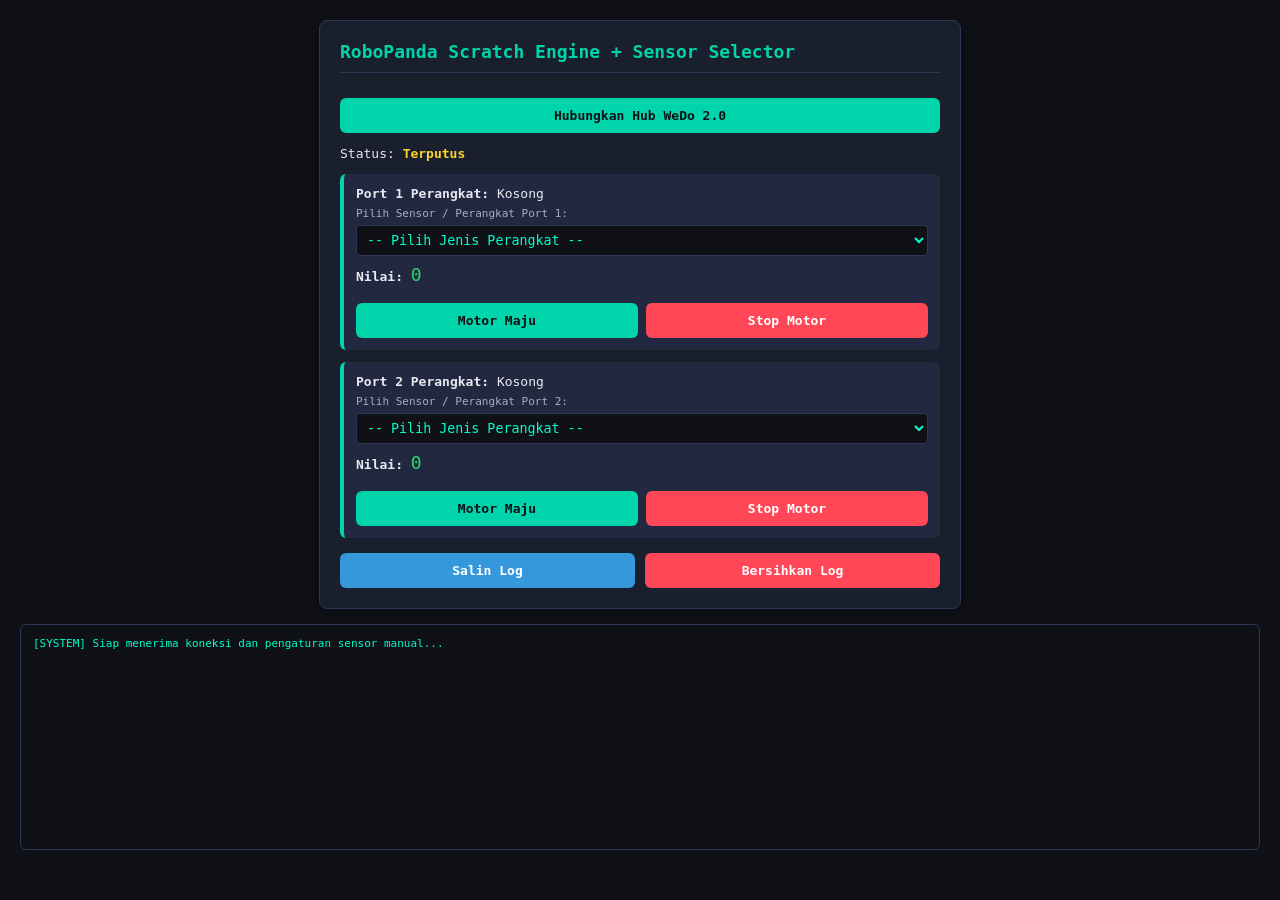
<file: wedo2.html>
<!DOCTYPE html>
<html lang="id">
<head>
    <meta charset="UTF-8">
    <meta name="viewport" content="width=device-width, initial-scale=1.0">
    <title>RoboPanda - Scratch Engine with Sensor Selector</title>
    <style>
        body { font-family: monospace; background: #0f1117; color: #e8eaf0; margin: 0; padding: 20px; }
        .card { background: #1a1f2e; border: 1px solid #2e3555; border-radius: 8px; padding: 20px; max-width: 600px; margin: 0 auto; box-shadow: 0 4px 12px rgba(0,0,0,0.4); }
        h2 { margin-top: 0; color: #00d4aa; font-size: 18px; border-bottom: 1px solid #2e3555; padding-bottom: 10px; }
        button { background: #00d4aa; color: #0f1117; border: none; padding: 10px 16px; border-radius: 6px; cursor: pointer; font-weight: bold; width: 100%; margin-top: 10px; font-family: monospace; font-size: 13px; }
        button:hover { background: #00b38f; }
        .btn-stop { background: #ff4757; color: #fff; }
        .btn-stop:hover { background: #e03545; }
        .btn-secondary { background: #3498db; color: #fff; }
        .btn-secondary:hover { background: #2980b9; }
        .button-row { display: flex; gap: 10px; margin-top: 10px; }
        .button-row button { margin-top: 0; }
        .sensor-box { background: #222840; padding: 12px; margin-top: 12px; border-radius: 6px; border-left: 4px solid #00d4aa; }
        .log-box { background: #0f1117; color: #00ffcc; padding: 12px; border-radius: 6px; font-family: monospace; font-size: 11px; height: 200px; overflow-y: auto; margin-top: 15px; border: 1px solid #2e3555; }
        .status-val { font-weight: bold; color: #ffd32a; }
        select { background: #0f1117; color: #00ffcc; border: 1px solid #2e3555; padding: 6px; border-radius: 4px; font-family: monospace; width: 100%; margin-top: 5px; }
    </style>
</head>
<body>

    <div class="card">
        <h2>RoboPanda Scratch Engine + Sensor Selector</h2>
        <button id="btnConnect">Hubungkan Hub WeDo 2.0</button>
        <p>Status: <span id="statusText" class="status-val">Terputus</span></p>

        <div class="sensor-box">
            <strong>Port 1 Perangkat:</strong> <span id="port1Type">Kosong</span><br>
            <label style="font-size: 11px; color: #a4b0be; display: block; margin-top: 6px;">Pilih Sensor / Perangkat Port 1:</label>
            <select id="selectorPort1" onchange="manualSetSensor(1, this.value)">
                <option value="none">-- Pilih Jenis Perangkat --</option>
                <option value="motor">DC Motor</option>
                <option value="distance">Distance / IR Sensor</option>
                <option value="tilt">Tilt Sensor</option>
            </select>
            <div style="margin-top: 8px;">
                <strong>Nilai:</strong> <span id="port1Val" style="font-size: 18px; color: #2ed573;">0</span>
            </div>
            <div style="margin-top: 8px; display: flex; gap: 8px;">
                <button onclick="runScratchMotor(1, 100)">Motor Maju</button>
                <button class="btn-stop" onclick="runScratchMotor(1, 0)">Stop Motor</button>
            </div>
        </div>

        <div class="sensor-box">
            <strong>Port 2 Perangkat:</strong> <span id="port2Type">Kosong</span><br>
            <label style="font-size: 11px; color: #a4b0be; display: block; margin-top: 6px;">Pilih Sensor / Perangkat Port 2:</label>
            <select id="selectorPort2" onchange="manualSetSensor(2, this.value)">
                <option value="none">-- Pilih Jenis Perangkat --</option>
                <option value="motor">DC Motor</option>
                <option value="distance">Distance / IR Sensor</option>
                <option value="tilt">Tilt Sensor</option>
            </select>
            <div style="margin-top: 8px;">
                <strong>Nilai:</strong> <span id="port2Val" style="font-size: 18px; color: #2ed573;">0</span>
            </div>
            <div style="margin-top: 8px; display: flex; gap: 8px;">
                <button onclick="runScratchMotor(2, 100)">Motor Maju</button>
                <button class="btn-stop" onclick="runScratchMotor(2, 0)">Stop Motor</button>
            </div>
        </div>

        <div class="button-row" style="margin-top: 15px;">
            <button class="btn-secondary" onclick="copyLogs()">Salin Log</button>
            <button class="btn-stop" onclick="clearLogs()">Bersihkan Log</button>
        </div>
    </div>

    <div class="log-box" id="systemLog">
        [SYSTEM] Siap menerima koneksi dan pengaturan sensor manual...
    </div>

    <script>
        const BLEService = {
            DEVICE_SERVICE: '00001523-1212-efde-1523-785feabcd123',
            IO_SERVICE: '00004f0e-1212-efde-1523-785feabcd123'
        };

        const BLECharacteristic = {
            ATTACHED_IO: '00001527-1212-efde-1523-785feabcd123',
            LOW_VOLTAGE_ALERT: '00001528-1212-efde-1523-785feabcd123',
            INPUT_VALUES: '00001560-1212-efde-1523-785feabcd123',
            INPUT_COMMAND: '00001563-1212-efde-1523-785feabcd123',
            OUTPUT_COMMAND: '00001565-1212-efde-1523-785feabcd123'
        };

        const WeDo2Device = {
            MOTOR: 1,
            PIEZO: 22,
            LED: 23,
            TILT: 34,
            DISTANCE: 35
        };

        const WeDo2ConnectID = {
            LED: 6,
            PIEZO: 5
        };

        const WeDo2Command = {
            MOTOR_POWER: 1,
            PLAY_TONE: 2,
            STOP_TONE: 3,
            WRITE_RGB: 4
        };

        const WeDo2Mode = {
            TILT: 0,
            DISTANCE: 0,
            LED: 1
        };

        const WeDo2Unit = {
            TILT: 0,
            DISTANCE: 1,
            LED: 0
        };

        class WeDo2Motor {
            constructor (parent, index) {
                this._parent = parent;
                this._index = index;
                this._direction = 1;
                this._power = 100;
                this._isOn = false;
            }

            turnOn () {
                if (this._power === 0) return;
                const p = Math.max(0, Math.min(this._power, 100));
                let scaledPower = p === 0 ? 0 : 30 + (70 / (100 / p));
                
                const cmd = this._parent.generateOutputCommand(
                    this._index + 1,
                    WeDo2Command.MOTOR_POWER,
                    [Math.round(scaledPower * this._direction)]
                );
                this._parent.send(BLECharacteristic.OUTPUT_COMMAND, cmd);
                this._isOn = true;
            }

            turnOff (useLimiter = true) {
                const cmd = this._parent.generateOutputCommand(
                    this._index + 1,
                    WeDo2Command.MOTOR_POWER,
                    [0]
                );
                this._parent.send(BLECharacteristic.OUTPUT_COMMAND, cmd, useLimiter);
                this._isOn = false;
            }
        }

        class NativeWeDo2Engine {
            constructor () {
                this._ports = ['none', 'none'];
                this._motors = [null, null];
                this._sensors = { tiltX: 0, tiltY: 0, distance: 0 };
                this.bleDevice = null;
                this.bleServer = null;
                this.chars = {};
            }

            async connect () {
                logMessage("Memindai Hub WeDo 2.0...");
                this.bleDevice = await navigator.bluetooth.requestDevice({
                    filters: [{ services: [BLEService.DEVICE_SERVICE] }],
                    optionalServices: [BLEService.IO_SERVICE, 'battery_service', '0000180a-0000-1000-8000-00805f9b34fb']
                });

                this.bleDevice.addEventListener('gattserverdisconnected', () => {
                    logMessage("Hub terputus.", "error");
                    document.getElementById('statusText').innerText = "Terputus";
                    document.getElementById('statusText').style.color = "#ff4757";
                });

                logMessage("Menghubungkan ke GATT Server...");
                this.bleServer = await this.bleDevice.gatt.connect();

                const hubService = await this.bleServer.getPrimaryService(BLEService.DEVICE_SERVICE);
                let ioService;
                try {
                    ioService = await this.bleServer.getPrimaryService(BLEService.IO_SERVICE);
                } catch (e) {
                    ioService = hubService;
                }

                this.chars.attachedIo = await hubService.getCharacteristic(BLECharacteristic.ATTACHED_IO);
                this.chars.inputCommand = await ioService.getCharacteristic(BLECharacteristic.INPUT_COMMAND);
                this.chars.outputCommand = await ioService.getCharacteristic(BLECharacteristic.OUTPUT_COMMAND);
                this.chars.inputValues = await ioService.getCharacteristic(BLECharacteristic.INPUT_VALUES);

                await this.chars.attachedIo.startNotifications();
                this.chars.attachedIo.addEventListener('characteristicvaluechanged', (e) => {
                    this._onMessage(e.target.value);
                });

                await this.chars.inputValues.startNotifications();
                this.chars.inputValues.addEventListener('characteristicvaluechanged', (e) => {
                    this._onMessage(e.target.value);
                });

                document.getElementById('statusText').innerText = "Terhubung & Aktif";
                document.getElementById('statusText').style.color = "#2ed573";
                logMessage(`Berhasil terhubung penuh ke: ${this.bleDevice.name || 'WeDo Hub'}`, "packet");

                this.setLEDMode();
                this.setLED(0x0000FF);
            }

            setLED (inputRGB) {
                const rgb = [
                    (inputRGB >> 16) & 0xFF,
                    (inputRGB >> 8) & 0xFF,
                    inputRGB & 0xFF
                ];
                const cmd = this.generateOutputCommand(WeDo2ConnectID.LED, WeDo2Command.WRITE_RGB, rgb);
                this.send(BLECharacteristic.OUTPUT_COMMAND, cmd);
            }

            setLEDMode () {
                const cmd = this.generateInputCommand(WeDo2ConnectID.LED, WeDo2Device.LED, WeDo2Mode.LED, 0, WeDo2Unit.LED, false);
                this.send(BLECharacteristic.INPUT_COMMAND, cmd);
            }

            send (uuid, message) {
                if (!this.bleServer) return Promise.resolve();
                const dataArray = new Uint8Array(message);
                
                if (uuid === BLECharacteristic.INPUT_COMMAND && this.chars.inputCommand) {
                    return this.chars.inputCommand.writeValue(dataArray);
                } else if (uuid === BLECharacteristic.OUTPUT_COMMAND && this.chars.outputCommand) {
                    return this.chars.outputCommand.writeValue(dataArray);
                }
                return Promise.resolve();
            }

            generateOutputCommand (connectID, commandID, values = null) {
                let command = [connectID, commandID];
                if (values) {
                    command = command.concat(values.length).concat(values);
                }
                return command;
            }

            generateInputCommand (connectID, type, mode, delta, units, enableNotifications) {
                return [
                    1, 2, connectID, type, mode, delta, 0, 0, 0, units, enableNotifications ? 1 : 0
                ];
            }

            _onMessage (dataView) {
                const data = new Uint8Array(dataView.buffer);
                
                switch (data[0]) {
                case 1:
                case 2: {
                    const connectID = data[0];
                    if (data[1] === 0) {
                        this._clearPort(connectID);
                    } else {
                        this._registerSensorOrMotor(connectID, data[3]);
                    }
                    break;
                }
                default: {
                    const connectID = data[1];
                    const type = this._ports[connectID - 1];
                    if (type === WeDo2Device.DISTANCE) {
                        this._sensors.distance = data[2];
                        document.getElementById(`port${connectID}Val`).innerText = data[2];
                    }
                    if (type === WeDo2Device.TILT) {
                        this._sensors.tiltX = data[2];
                        this._sensors.tiltY = data[3];
                        document.getElementById(`port${connectID}Val`).innerText = `X:${data[2]}, Y:${data[3]}`;
                    }
                    break;
                }
                }
            }

            _registerSensorOrMotor (connectID, type) {
                this._ports[connectID - 1] = type;
                let typeName = `TypeID (${type})`;
                let selectVal = 'none';

                if (type === WeDo2Device.MOTOR) {
                    typeName = "DC Motor";
                    selectVal = 'motor';
                    this._motors[connectID - 1] = new WeDo2Motor(this, connectID - 1);
                } else if (type === WeDo2Device.DISTANCE) {
                    typeName = "Distance / IR Sensor";
                    selectVal = 'distance';
                    const cmd = this.generateInputCommand(connectID, type, WeDo2Mode.DISTANCE, 1, WeDo2Unit.DISTANCE, true);
                    this.send(BLECharacteristic.INPUT_COMMAND, cmd);
                } else if (type === WeDo2Device.TILT) {
                    typeName = "Tilt Sensor";
                    selectVal = 'tilt';
                    const cmd = this.generateInputCommand(connectID, type, WeDo2Mode.TILT, 1, WeDo2Unit.TILT, true);
                    this.send(BLECharacteristic.INPUT_COMMAND, cmd);
                }

                document.getElementById(`port${connectID}Type`).innerText = typeName;
                document.getElementById(`selectorPort${connectID}`).value = selectVal;
                logMessage(`[PORT AUTO] Port ${connectID} terdaftar: ${typeName}`, "packet");
            }

            _clearPort (connectID) {
                this._ports[connectID - 1] = 'none';
                this._motors[connectID - 1] = null;
                document.getElementById(`port${connectID}Type`).innerText = "Kosong";
                document.getElementById(`port${connectID}Val`).innerText = "0";
                document.getElementById(`selectorPort${connectID}`).value = 'none';
                logMessage(`[PORT AUTO] Port ${connectID} dicabut`, "warn");
            }

            motor (index) {
                return this._motors[index];
            }
        }

        const scratchEngine = new NativeWeDo2Engine();

        document.getElementById('btnConnect').addEventListener('click', async () => {
            try {
                await scratchEngine.connect();
            } catch (err) {
                logMessage(`Koneksi Gagal: ${err.message}`, "error");
            }
        });

        // Fungsi Selector Manual untuk Memaksa Registrasi Sensor
        function manualSetSensor (portNum, sensorType) {
            if (!scratchEngine.bleServer) {
                alert("Hub belum terhubung!");
                document.getElementById(`selectorPort${portNum}`).value = 'none';
                return;
            }

            let typeID = 0;
            if (sensorType === 'motor') typeID = WeDo2Device.MOTOR;
            else if (sensorType === 'distance') typeID = WeDo2Device.DISTANCE;
            else if (sensorType === 'tilt') typeID = WeDo2Device.TILT;

            if (sensorType === 'none') {
                scratchEngine._clearPort(portNum);
                logMessage(`[MANUAL] Port ${portNum} dikosongkan.`, "warn");
                return;
            }

            logMessage(`[MANUAL] Memaksa konfigurasi Port ${portNum} sebagai ${sensorType}...`, "warn");
            scratchEngine._registerSensorOrMotor(portNum, typeID);

            // Jika tipe sensor, kirim ulang sinyal start notifikasi format input standar Scratch
            if (typeID === WeDo2Device.DISTANCE || typeID === WeDo2Device.TILT) {
                const mode = typeID === WeDo2Device.DISTANCE ? WeDo2Mode.DISTANCE : WeDo2Mode.TILT;
                const unit = typeID === WeDo2Device.DISTANCE ? WeDo2Unit.DISTANCE : WeDo2Unit.TILT;
                const cmd = scratchEngine.generateInputCommand(portNum, typeID, mode, 1, unit, true);
                scratchEngine.send(BLECharacteristic.INPUT_COMMAND, cmd);
            }
        }

        function runScratchMotor (portNum, powerVal) {
            const motorInst = scratchEngine.motor(portNum - 1);
            if (motorInst) {
                motorInst._power = powerVal;
                if (powerVal > 0) {
                    motorInst.turnOn();
                } else {
                    motorInst.turnOff();
                }
                logMessage(`Motor Port ${portNum} dijalankan: ${powerVal}%`, "packet");
            } else {
                alert(`Port ${portNum} belum diatur sebagai DC Motor! Silakan pilih DC Motor pada selector.`);
            }
        }

        function logMessage(msg, type = 'info') {
            const box = document.getElementById('systemLog');
            let color = '#00ffcc';
            if (type === 'warn') color = '#ffd32a';
            if (type === 'error') color = '#ff4757';
            if (type === 'packet') color = '#2ed573';
            box.innerHTML += `<br><span style="color:${color}">[${new Date().toLocaleTimeString()}] ${msg}</span>`;
            box.scrollTop = box.scrollHeight;
        }

        function clearLogs() {
            document.getElementById('systemLog').innerHTML = '[SYSTEM] Log dibersihkan.';
        }

        function copyLogs() {
            const box = document.getElementById('systemLog');
            navigator.clipboard.writeText(box.innerText || box.textContent).then(() => {
                logMessage("Log berhasil disalin ke clipboard!", "packet");
            });
        }
    </script>
</body>
</html>
</file>
<file: assets/css/style.css>
:root {
    --bg-main: #F4F7F6;
    --card-bg: #FFFFFF;
    --text-dark: #2C3E50;
    --text-muted: #7F8C8D;
    --primary: #4C97FF;
    --success: #2ECC71;
    --danger: #FF4D4D;
    --warning: #FFBF00;
    --purple: #9966FF;
}

* { box-sizing: border-box; font-family: 'Segoe UI', sans-serif; }
body { margin: 0; background-color: var(--bg-main); overflow: hidden; }

.app-wrapper { display: flex; height: 100vh; width: 100vw; }

.sidebar {
    width: 240px;
    background: var(--card-bg);
    display: flex;
    flex-direction: column;
    border-right: 1px solid #e2e8f0;
    transition: width 0.3s ease;
    z-index: 100;
}

.sidebar.collapsed { width: 80px; }
.sidebar.collapsed .logo-text, .sidebar.collapsed .lbl { display: none; }

.sidebar-header {
    height: 70px;
    display: flex;
    align-items: center;
    padding: 0 20px;
    gap: 12px;
    border-bottom: 1px solid #f0f0f0;
}

.sidebar-menu { flex: 1; padding: 20px 10px; display: flex; flex-direction: column; gap: 8px; }

.nav-item {
    display: flex; align-items: center; gap: 15px; padding: 12px 15px;
    border: none; background: transparent; border-radius: 12px;
    cursor: pointer; color: var(--text-muted); font-weight: bold; transition: 0.2s;
}

.nav-item.active { background: #f0f6ff; color: var(--primary); }
.nav-item .icon { font-size: 20px; min-width: 30px; }

/* ENRICHMENT: Penambahan padding-bottom 120px untuk fix scroll mentok di layar bawah */
.main-content { flex: 1; overflow-y: auto; padding: 30px; padding-bottom: 120px; background: var(--bg-main); }
.tab-content { display: none; }
.tab-content.active { display: block; }

.card {
    background: var(--card-bg); padding: 25px; border-radius: 16px;
    box-shadow: 0 8px 20px rgba(0,0,0,0.04); border-top: 6px solid var(--primary);
    margin-bottom: 20px;
}

.btn {
    border: none; padding: 12px 20px; border-radius: 12px; font-weight: bold;
    cursor: pointer; transition: 0.2s; text-transform: uppercase;
}
.btn-primary { background: var(--primary); color: white; }
.btn-danger { background: var(--danger); color: white; }

/* =========================================================
   ENRICHMENT CSS (Penambahan Class Baru Sesuai UI v7.0)
========================================================= */

/* Warna tombol tambahan untuk Assignment & Local Control */
.btn-success { background: var(--success); color: white; }
.btn-warning { background: var(--warning); color: var(--text-dark); }

/* Ruang ekstra khusus di bawah kontainer kartu individual */
#individual-cards-container {
    padding-bottom: 50px;
}
</file>
